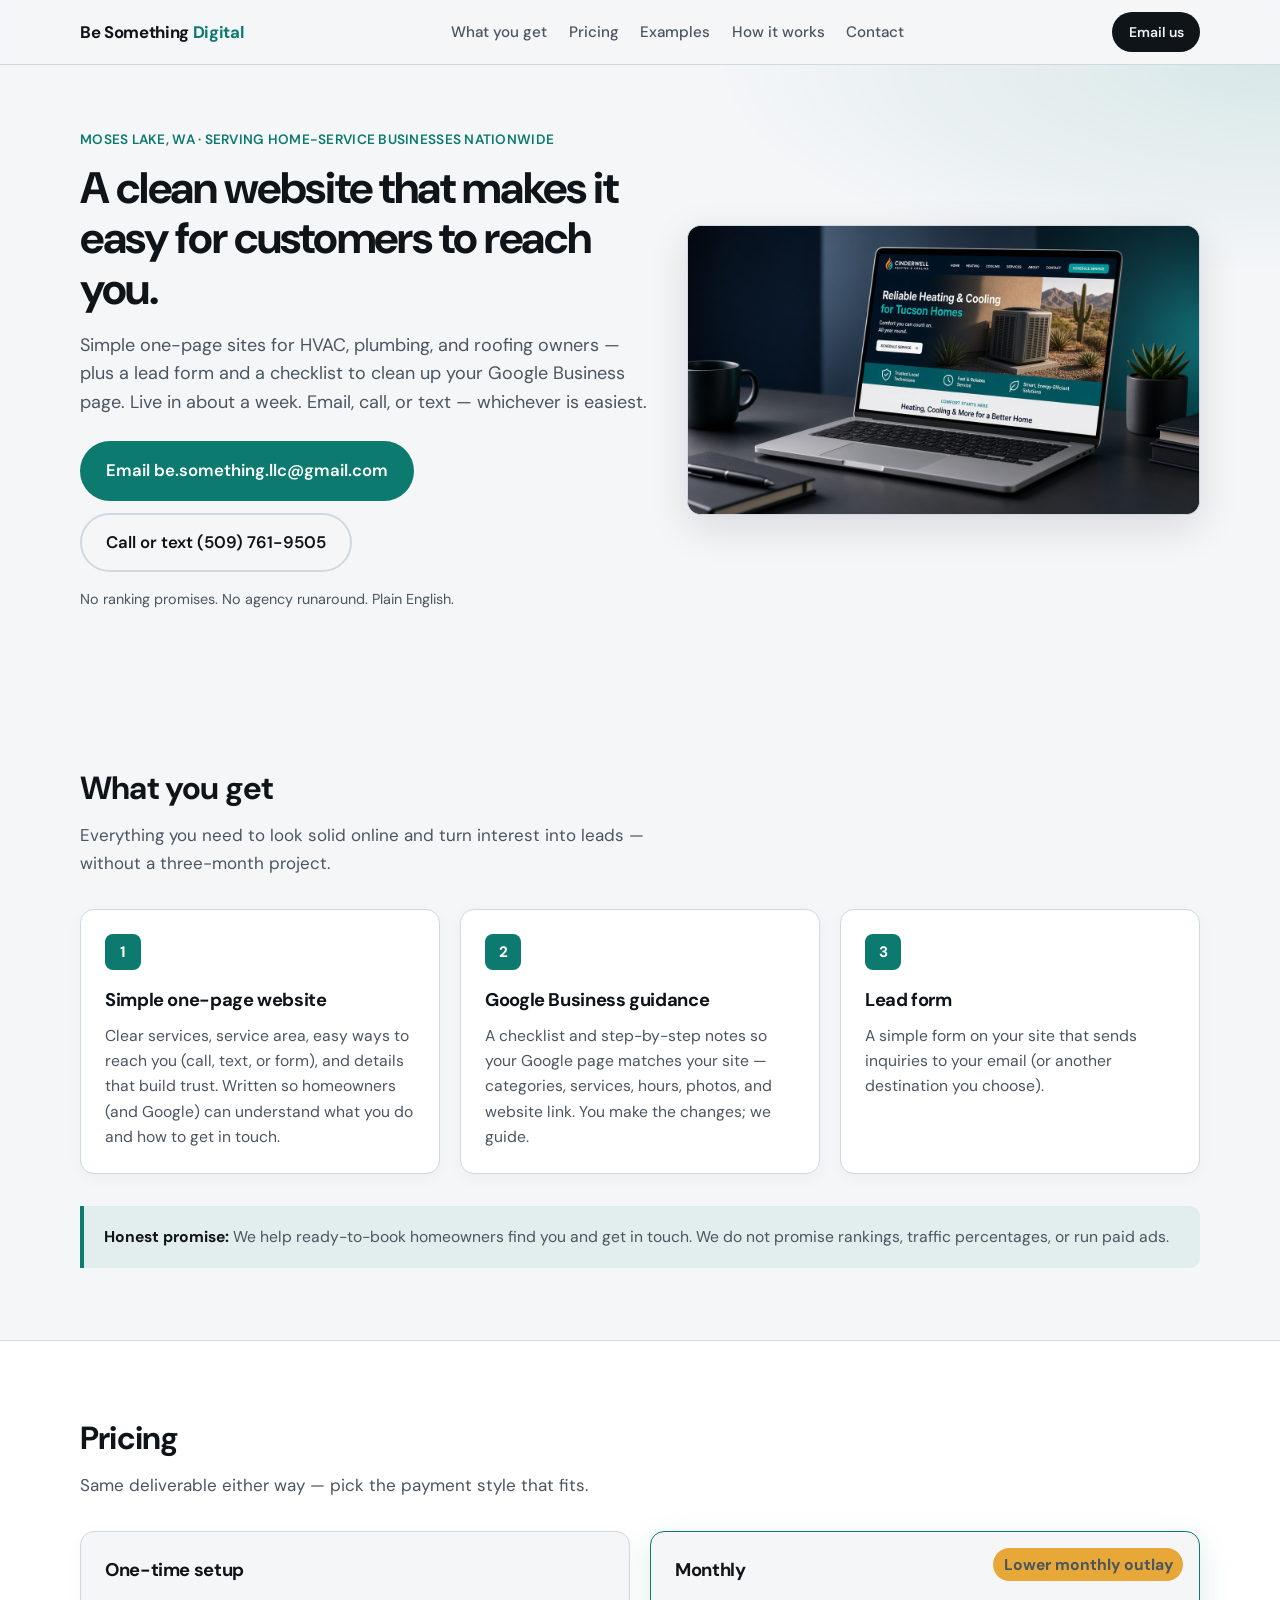
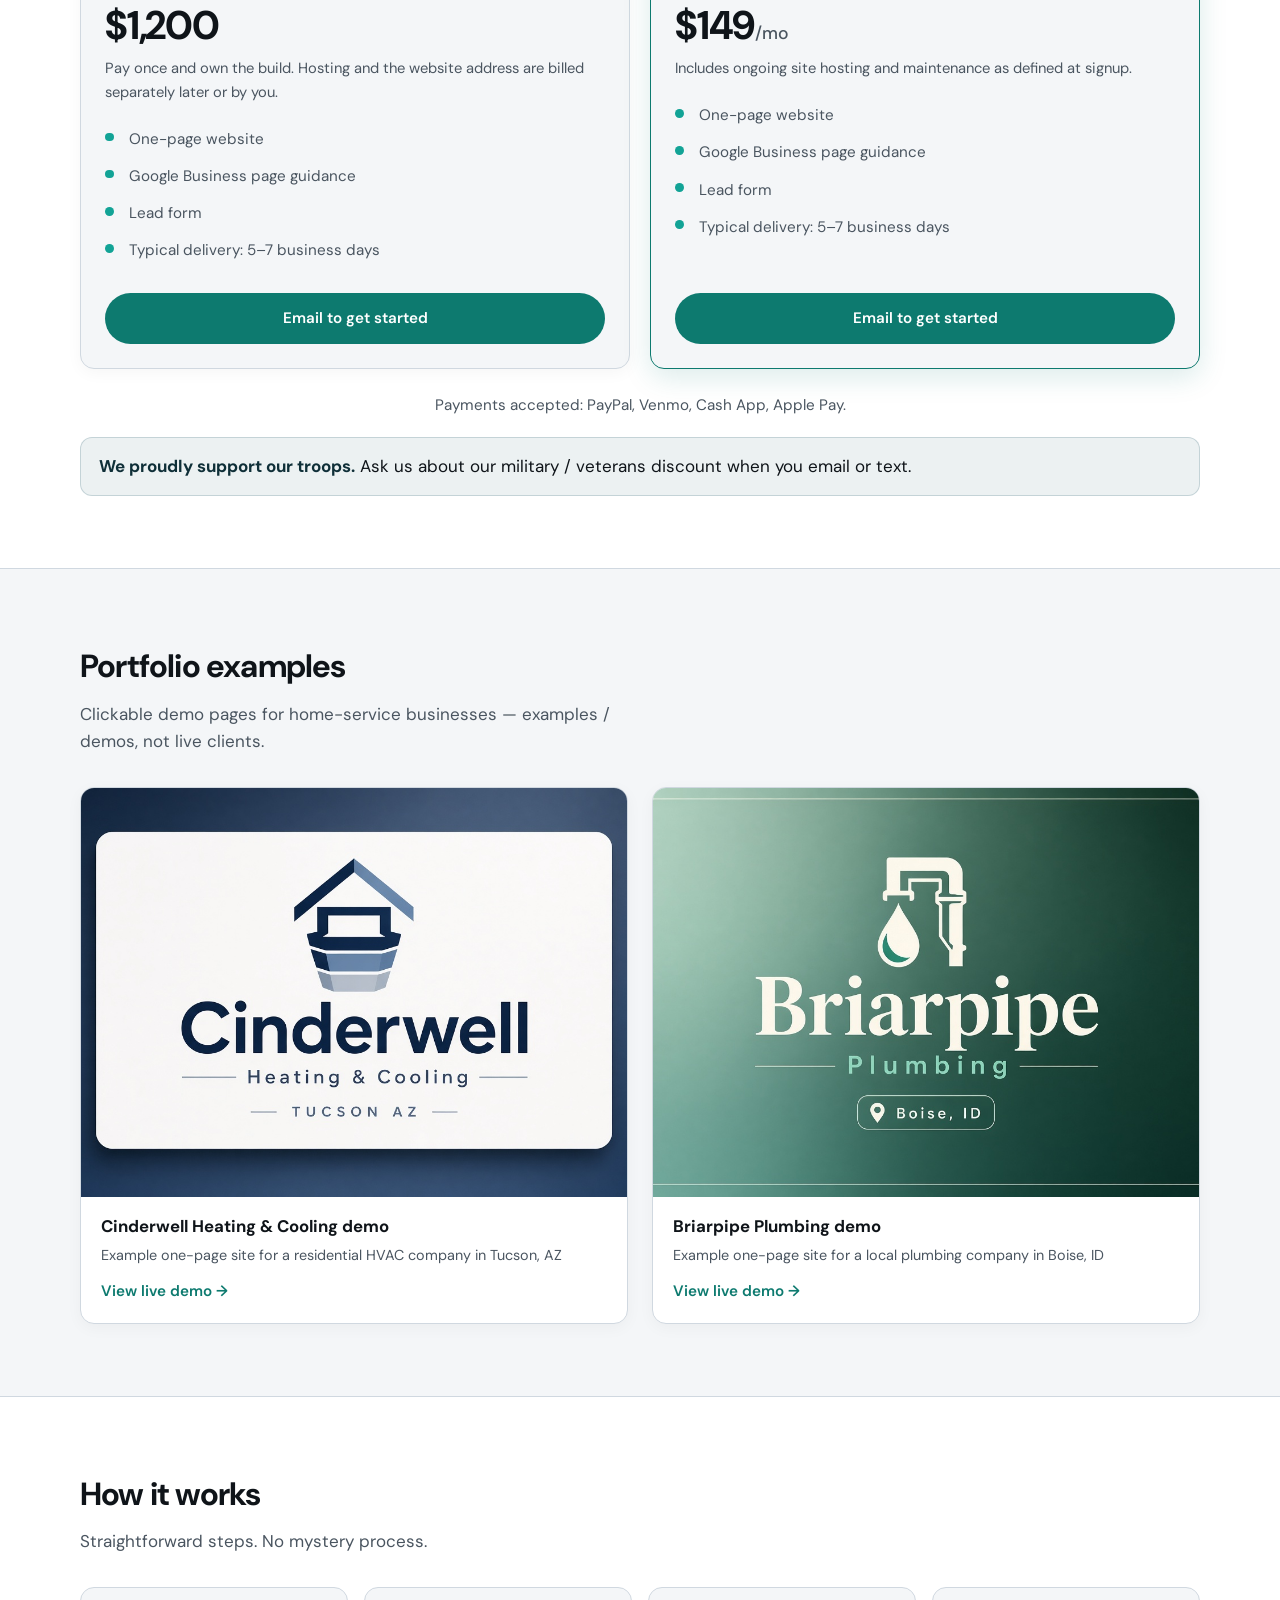
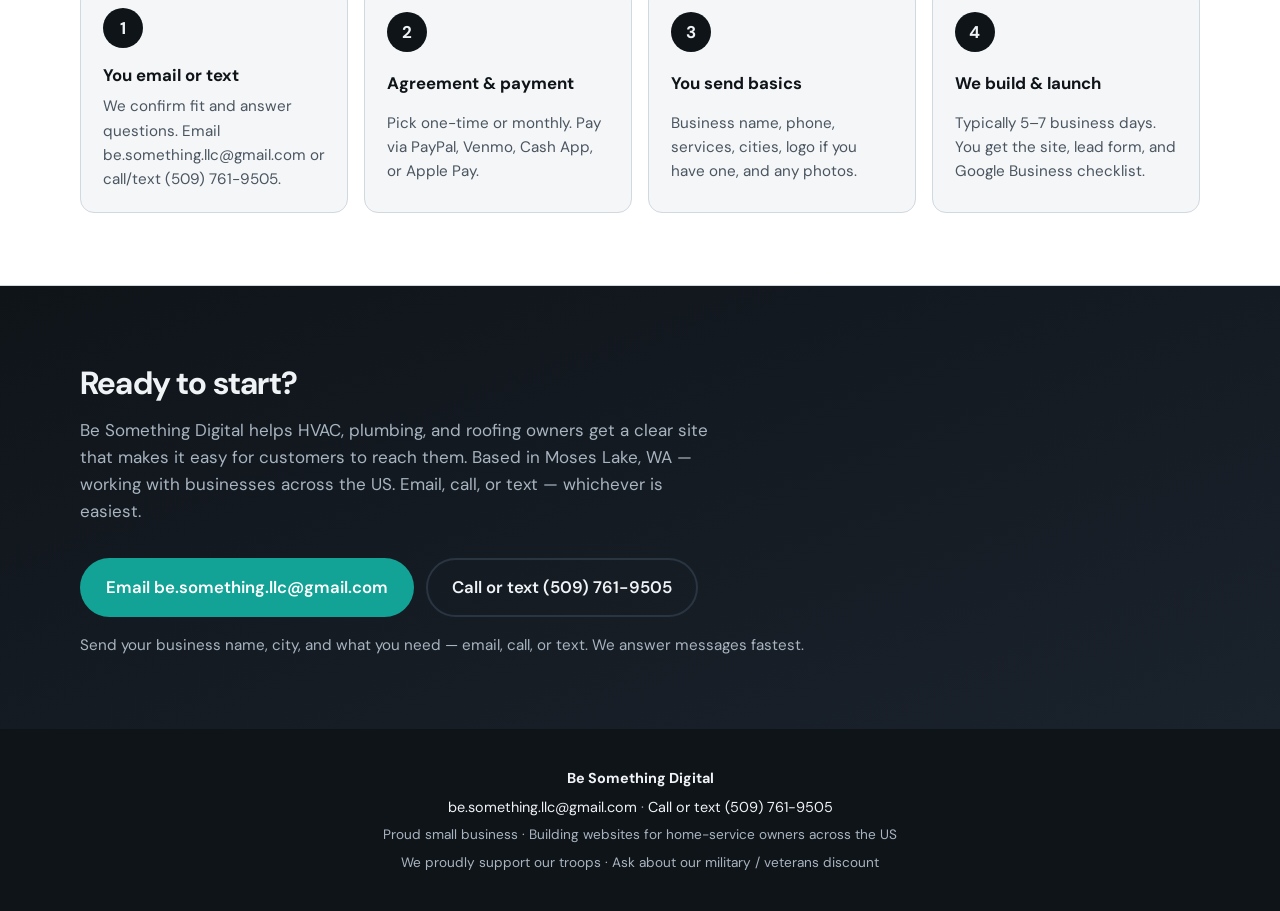
<file: index.html>
<!DOCTYPE html>
<html lang="en">
<head>
  <meta charset="UTF-8" />
  <meta name="viewport" content="width=device-width, initial-scale=1" />
  <meta http-equiv="Cache-Control" content="no-cache" />
  <meta name="description" content="Be Something Digital builds simple one-page websites for HVAC, plumbing, and roofing businesses. Email or text to get started. Live in about a week. $1,200 once or $149/mo." />
  <title>Be Something Digital — Simple websites that get you found</title>
  <link rel="stylesheet" href="styles.css?v=4" />
  <link rel="preconnect" href="https://fonts.googleapis.com" />
  <link rel="preconnect" href="https://fonts.gstatic.com" crossorigin />
  <link href="https://fonts.googleapis.com/css2?family=DM+Sans:ital,opsz,wght@0,9..40,400;0,9..40,500;0,9..40,600;0,9..40,700;1,9..40,400&display=swap" rel="stylesheet" />
</head>
<body>
  <a class="skip-link" href="#main">Skip to content</a>

  <header class="site-header">
    <div class="wrap header-inner">
      <a class="logo" href="#top">Be Something <span>Digital</span></a>
      <nav class="nav" aria-label="Primary">
        <a href="#what-you-get">What you get</a>
        <a href="#pricing">Pricing</a>
        <a href="#examples">Examples</a>
        <a href="#how-it-works">How it works</a>
        <a href="#contact">Contact</a>
      </nav>
      <a class="btn btn-sm btn-phone header-phone" href="mailto:be.something.llc@gmail.com">Email us</a>
      <button class="nav-toggle" type="button" aria-expanded="false" aria-controls="mobile-nav" aria-label="Open menu">
        <span></span><span></span><span></span>
      </button>
    </div>
    <nav id="mobile-nav" class="mobile-nav" hidden>
      <a href="#what-you-get">What you get</a>
      <a href="#pricing">Pricing</a>
      <a href="#examples">Examples</a>
      <a href="#how-it-works">How it works</a>
      <a href="#contact">Contact</a>
      <a class="btn btn-phone" href="mailto:be.something.llc@gmail.com">Email us</a>
      <a class="btn btn-phone" href="tel:+15097619505">Call or text (509) 761-9505</a>
    </nav>
  </header>

  <main id="main">
    <section id="top" class="hero">
      <div class="wrap hero-grid">
        <div class="hero-copy">
          <p class="eyebrow">Moses Lake, WA · serving home-service businesses nationwide</p>
          <h1>A clean website that makes it easy for customers to reach you.</h1>
          <p class="lede">
            Simple one-page sites for HVAC, plumbing, and roofing owners —
            plus a lead form and a checklist to clean up your Google Business page.
            Live in about a week. Email, call, or text — whichever is easiest.
          </p>
          <div class="hero-ctas">
            <a class="btn btn-primary btn-lg" href="mailto:be.something.llc@gmail.com?subject=Website%20help">Email be.something.llc@gmail.com</a>
            <a class="btn btn-ghost btn-lg" href="tel:+15097619505">Call or text (509) 761-9505</a>
          </div>
          <p class="hero-note">No ranking promises. No agency runaround. Plain English.</p>
        </div>
        <div class="hero-visual">
          <img
            src="assets/hero-cinderwell.png"
            alt="Example laptop mockup of a Cinderwell Heating &amp; Cooling website"
            width="800"
            height="520"
            loading="eager"
          />
        </div>
      </div>
    </section>

    <section id="what-you-get" class="section">
      <div class="wrap">
        <header class="section-head">
          <h2>What you get</h2>
          <p>Everything you need to look solid online and turn interest into leads — without a three-month project.</p>
        </header>
        <div class="cards three">
          <article class="card">
            <div class="card-icon" aria-hidden="true">1</div>
            <h3>Simple one-page website</h3>
            <p>
              Clear services, service area, easy ways to reach you (call, text, or form), and details that build trust.
              Written so homeowners (and Google) can understand what you do and how to get in touch.
            </p>
          </article>
          <article class="card">
            <div class="card-icon" aria-hidden="true">2</div>
            <h3>Google Business guidance</h3>
            <p>
              A checklist and step-by-step notes so your Google page matches your site —
              categories, services, hours, photos, and website link. You make the changes; we guide.
            </p>
          </article>
          <article class="card">
            <div class="card-icon" aria-hidden="true">3</div>
            <h3>Lead form</h3>
            <p>
              A simple form on your site that sends inquiries to your email
              (or another destination you choose).
            </p>
          </article>
        </div>
        <p class="honest-callout">
          <strong>Honest promise:</strong> We help ready-to-book homeowners find you and get in touch.
          We do not promise rankings, traffic percentages, or run paid ads.
        </p>
      </div>
    </section>

    <section id="pricing" class="section section-alt">
      <div class="wrap">
        <header class="section-head">
          <h2>Pricing</h2>
          <p>Same deliverable either way — pick the payment style that fits.</p>
        </header>
        <div class="cards two pricing-cards">
          <article class="card price-card">
            <h3>One-time setup</h3>
            <p class="price"><span class="amount">$1,200</span></p>
            <p class="price-note">Pay once and own the build. Hosting and the website address are billed separately later or by you.</p>
            <ul>
              <li>One-page website</li>
              <li>Google Business page guidance</li>
              <li>Lead form</li>
              <li>Typical delivery: 5–7 business days</li>
            </ul>
            <a class="btn btn-primary" href="mailto:be.something.llc@gmail.com?subject=One-time%20setup%20%241%2C200">Email to get started</a>
          </article>
          <article class="card price-card featured">
            <p class="badge">Lower monthly outlay</p>
            <h3>Monthly</h3>
            <p class="price"><span class="amount">$149</span><span class="per">/mo</span></p>
            <p class="price-note">Includes ongoing site hosting and maintenance as defined at signup.</p>
            <ul>
              <li>One-page website</li>
              <li>Google Business page guidance</li>
              <li>Lead form</li>
              <li>Typical delivery: 5–7 business days</li>
            </ul>
            <a class="btn btn-primary" href="mailto:be.something.llc@gmail.com?subject=Monthly%20plan%20%24149">Email to get started</a>
          </article>
        </div>
        <p class="payments">Payments accepted: PayPal, Venmo, Cash App, Apple Pay.</p>
        <p class="military-callout">
          <strong>We proudly support our troops.</strong>
          Ask us about our military / veterans discount when you email or text.
        </p>
      </div>
    </section>

    <section id="examples" class="section">
      <div class="wrap">
        <header class="section-head">
          <h2>Portfolio examples</h2>
          <p>Clickable demo pages for home-service businesses — examples / demos, not live clients.</p>
        </header>
        <div class="portfolio">
          <a class="portfolio-item portfolio-link" href="/demos/cinderwell/">
            <img
              src="assets/card-cinderwell.png"
              alt="Cinderwell Heating &amp; Cooling logo card"
              width="900"
              height="600"
              loading="lazy"
            />
            <div class="portfolio-caption">
              <strong>Cinderwell Heating &amp; Cooling demo</strong>
              <span>Example one-page site for a residential HVAC company in Tucson, AZ</span>
              <span class="portfolio-cta">View live demo →</span>
            </div>
          </a>
          <a class="portfolio-item portfolio-link" href="/demos/briarpipe/">
            <img
              src="assets/card-briarpipe.png"
              alt="Briarpipe Plumbing logo card"
              width="900"
              height="600"
              loading="lazy"
            />
            <div class="portfolio-caption">
              <strong>Briarpipe Plumbing demo</strong>
              <span>Example one-page site for a local plumbing company in Boise, ID</span>
              <span class="portfolio-cta">View live demo →</span>
            </div>
          </a>
        </div>
      </div>
    </section>

    <section id="how-it-works" class="section section-alt">
      <div class="wrap">
        <header class="section-head">
          <h2>How it works</h2>
          <p>Straightforward steps. No mystery process.</p>
        </header>
        <ol class="steps">
          <li>
            <strong>You email or text</strong>
            <span>We confirm fit and answer questions. Email be.something.llc@gmail.com or call/text (509) 761-9505.</span>
          </li>
          <li>
            <strong>Agreement &amp; payment</strong>
            <span>Pick one-time or monthly. Pay via PayPal, Venmo, Cash App, or Apple Pay.</span>
          </li>
          <li>
            <strong>You send basics</strong>
            <span>Business name, phone, services, cities, logo if you have one, and any photos.</span>
          </li>
          <li>
            <strong>We build &amp; launch</strong>
            <span>Typically 5–7 business days. You get the site, lead form, and Google Business checklist.</span>
          </li>
        </ol>
      </div>
    </section>

    <section id="contact" class="section contact">
      <div class="wrap contact-inner">
        <header class="section-head">
          <h2>Ready to start?</h2>
          <p>
            Be Something Digital helps HVAC, plumbing, and roofing owners get a clear site
            that makes it easy for customers to reach them. Based in Moses Lake, WA — working with businesses across the US.
            Email, call, or text — whichever is easiest.
          </p>
        </header>
        <div class="contact-actions">
          <a class="btn btn-primary btn-lg" href="mailto:be.something.llc@gmail.com?subject=Website%20help">Email be.something.llc@gmail.com</a>
          <a class="btn btn-ghost btn-lg" href="tel:+15097619505">Call or text (509) 761-9505</a>
        </div>
        <p class="contact-fine">
          Send your business name, city, and what you need — email, call, or text.
          We answer messages fastest.
        </p>
      </div>
    </section>
  </main>

  <footer class="site-footer">
    <div class="wrap footer-inner">
      <p><strong>Be Something Digital</strong></p>
      <p>
        <a href="mailto:be.something.llc@gmail.com">be.something.llc@gmail.com</a>
        ·
        <a href="tel:+15097619505">Call or text (509) 761-9505</a>
      </p>
      <p class="footer-meta">Proud small business · Building websites for home-service owners across the US</p>
      <p class="footer-meta">We proudly support our troops · Ask about our military / veterans discount</p>
    </div>
  </footer>

  <script src="main.js?v=2"></script>
</body>
</html>
</file>
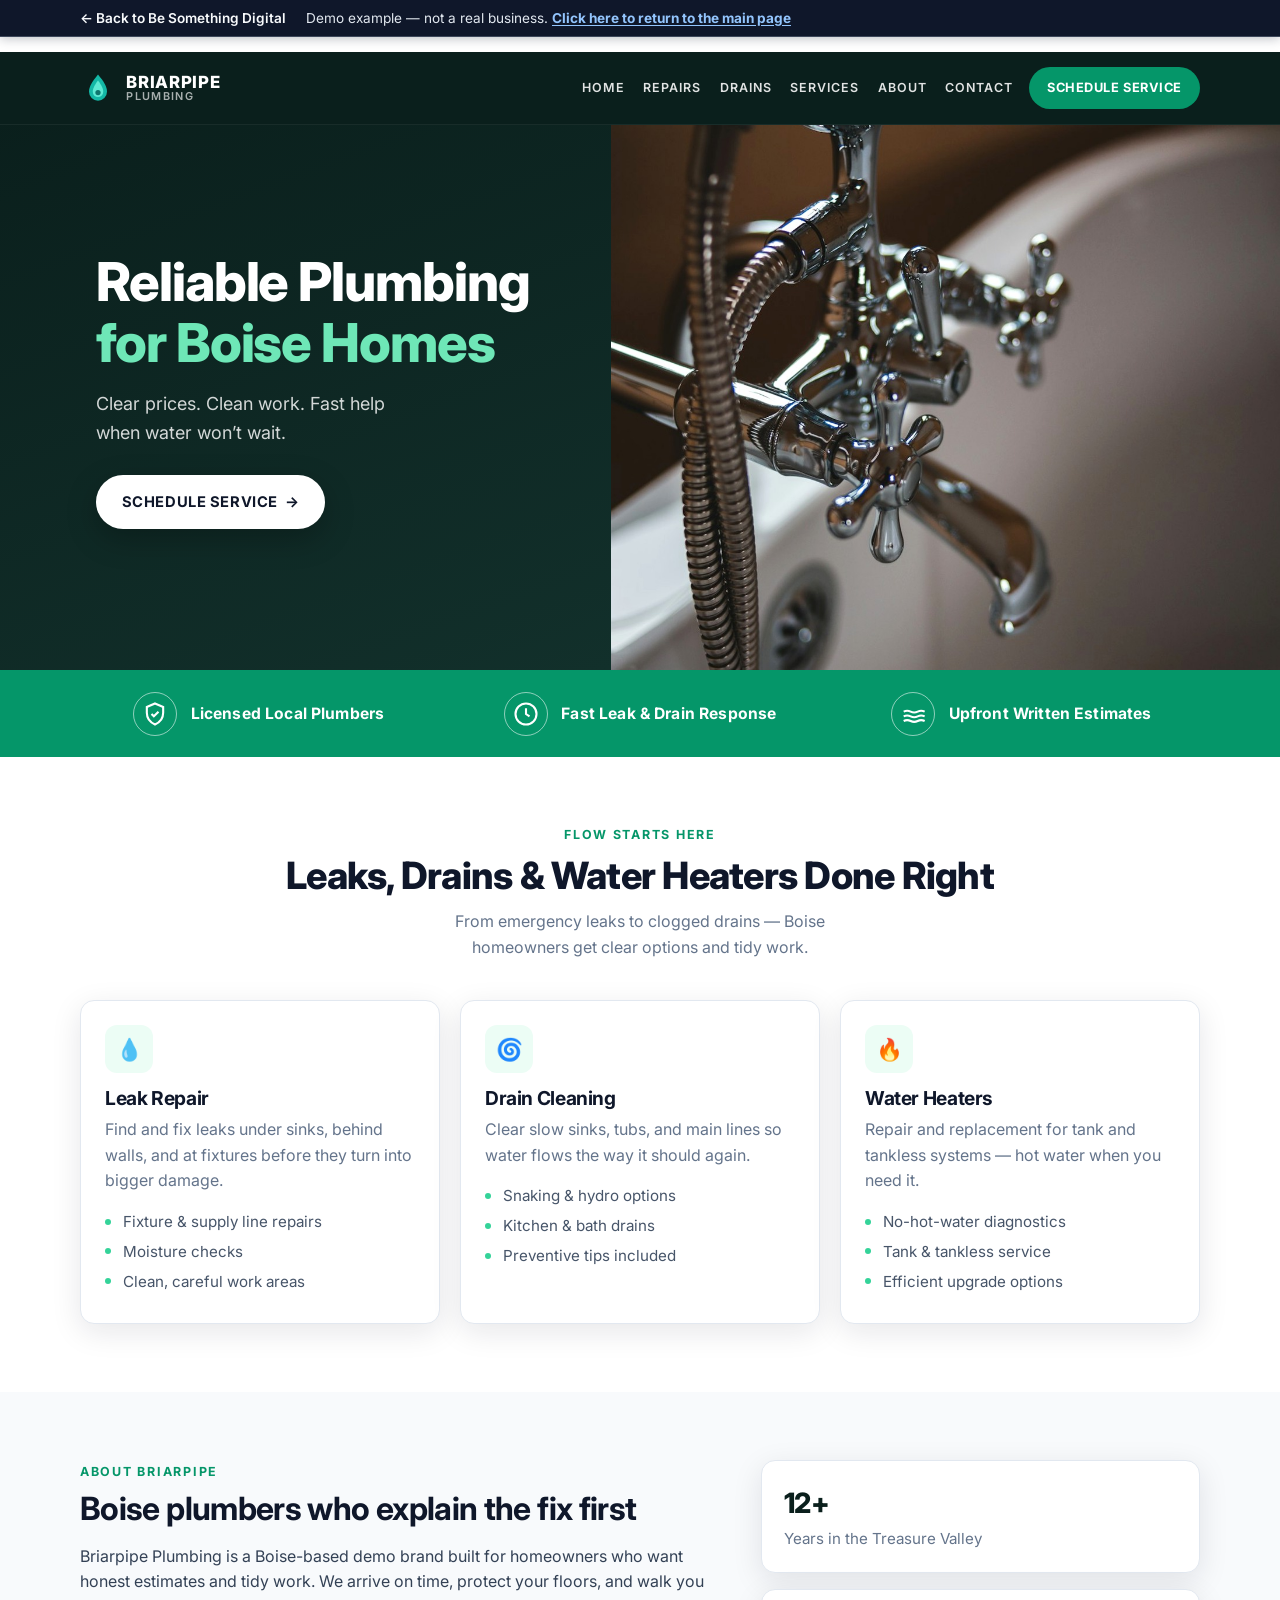
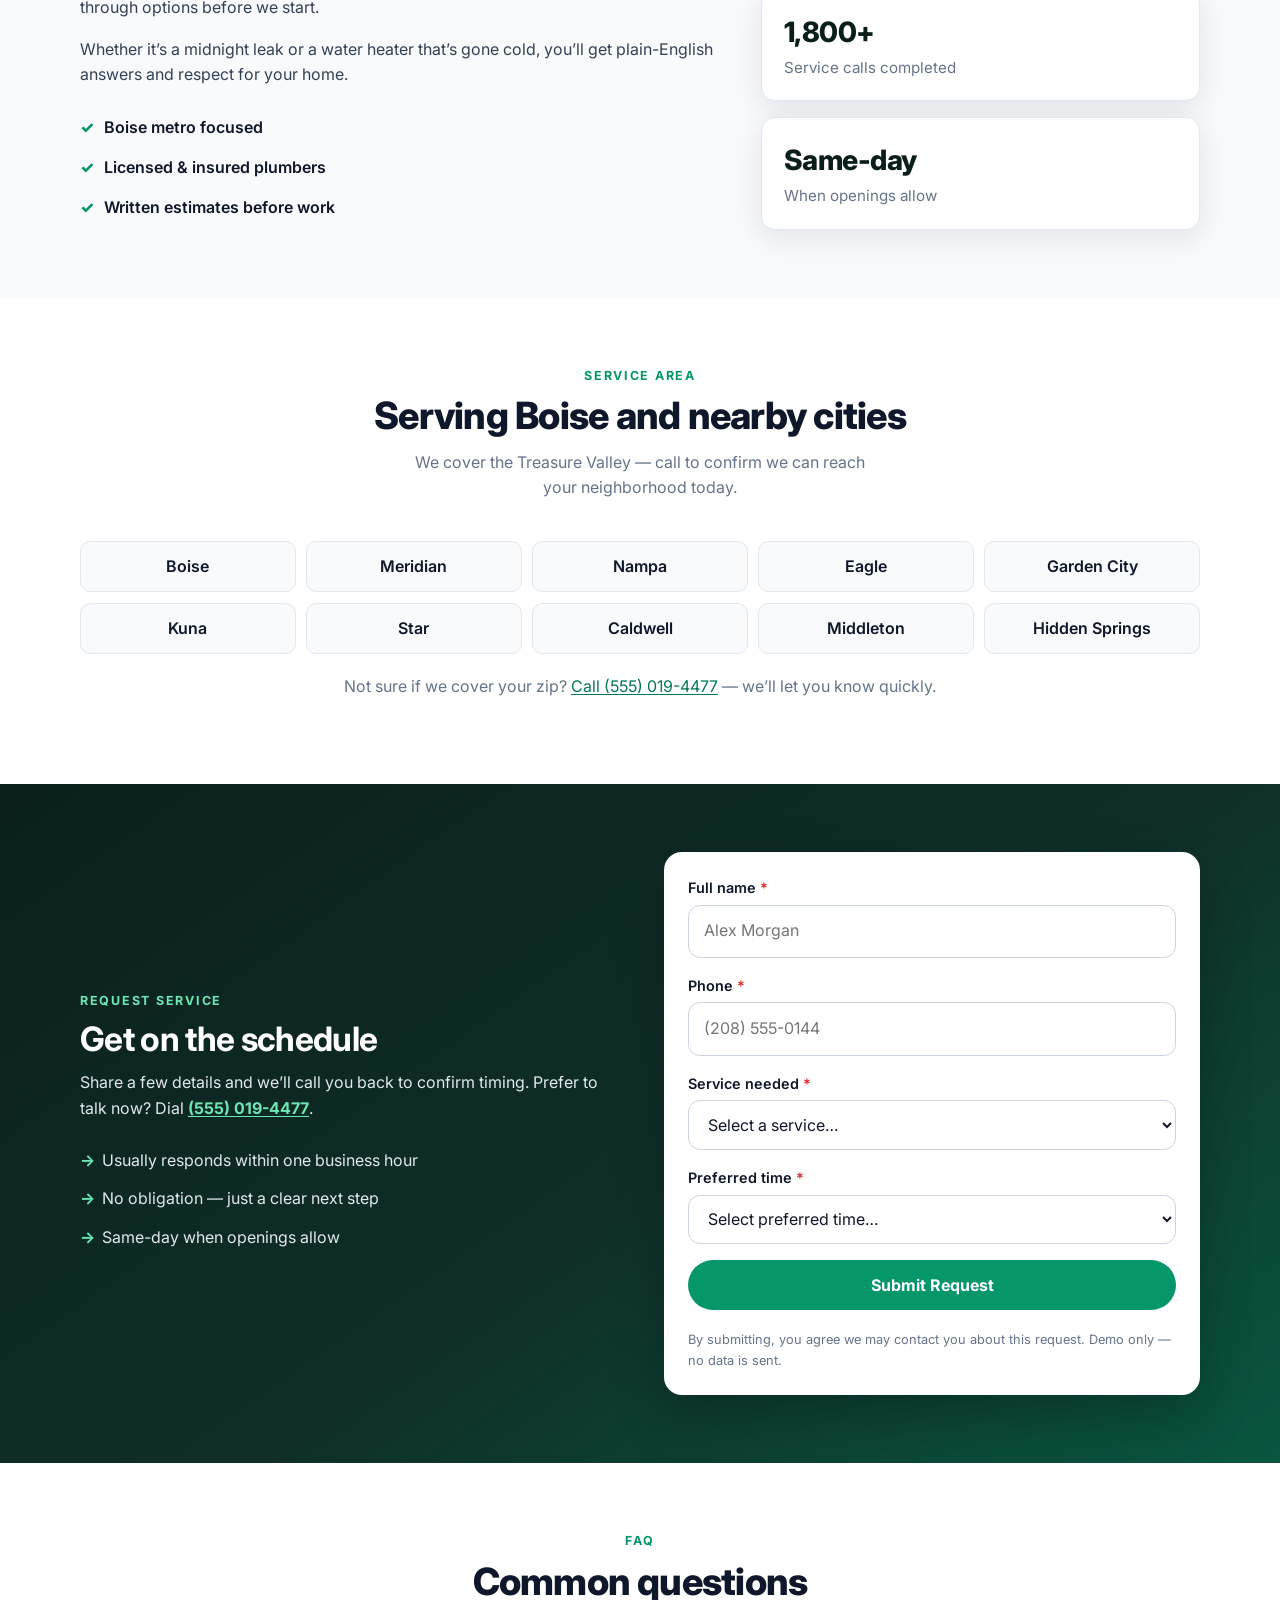
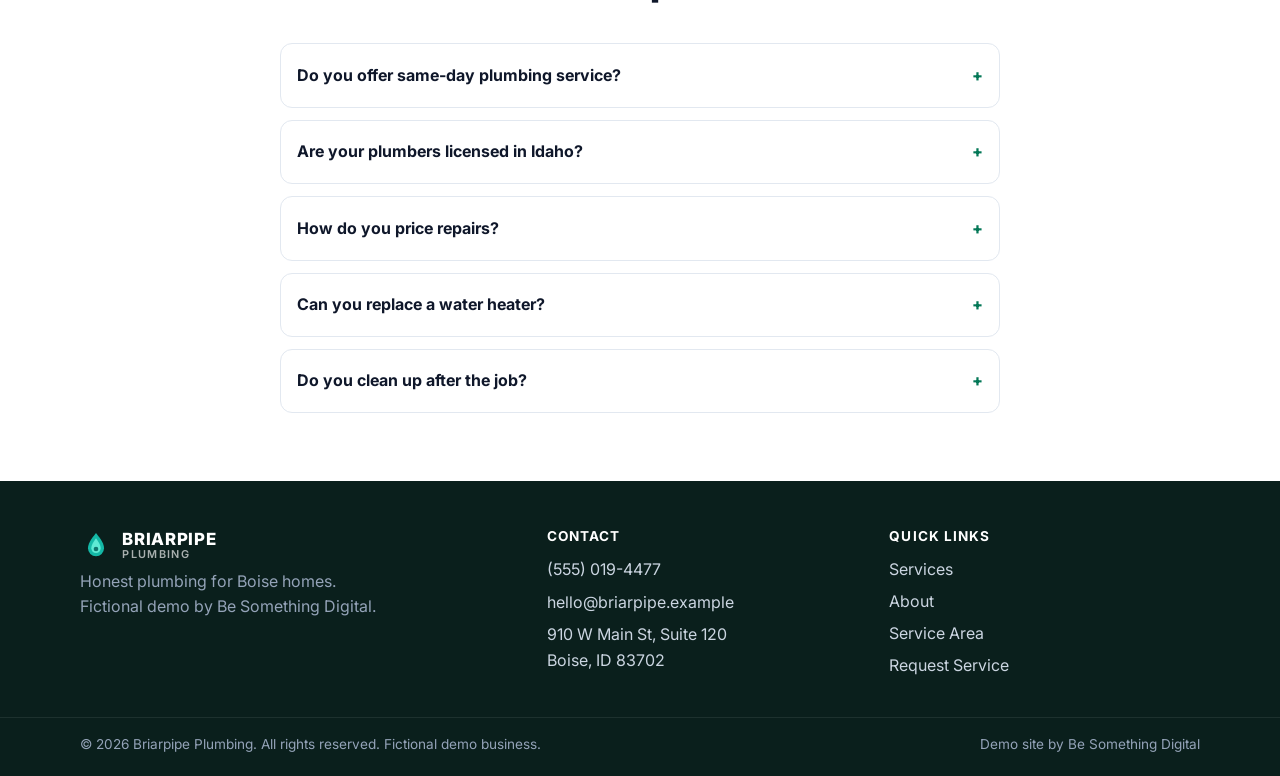
<file: demos/briarpipe/index.html>
<!DOCTYPE html>
<html lang="en">
<head>
  <meta charset="UTF-8">
  <meta name="viewport" content="width=device-width, initial-scale=1.0">
  <meta name="description" content="Briarpipe Plumbing — Boise plumbing for leaks, drains, and water heaters. Same-day service when available. Call (555) 019-4477. Demo example — not a real business.">
  <title>Briarpipe Plumbing | Boise Plumbing Repair &amp; Drain Cleaning</title>
  <link rel="stylesheet" href="styles.css">
  <link rel="preconnect" href="https://fonts.googleapis.com">
  <link rel="preconnect" href="https://fonts.gstatic.com" crossorigin>
  <link href="https://fonts.googleapis.com/css2?family=Inter:wght@400;500;600;700;800&display=swap" rel="stylesheet">
</head>
<body>
  <div class="demo-banner" role="note">
    <div class="demo-banner-inner">
      <a class="demo-back" href="/">&larr; Back to Be Something Digital</a>
      <p class="demo-banner-text">Demo example — not a real business. <a class="demo-home-link" href="/">Click here to return to the main page</a></p>
    </div>
  </div>

  <header class="site-header" id="header">
    <div class="container header-inner">
      <a href="#top" class="logo" aria-label="Briarpipe Plumbing home">
        <img class="logo-mark" src="assets/logo.svg" width="36" height="36" alt="" aria-hidden="true">
        <span class="logo-text">
          <span class="logo-name">Briarpipe</span>
          <span class="logo-sub">Plumbing</span>
        </span>
      </a>
      <nav class="nav-desktop" aria-label="Primary">
        <a href="#top">Home</a>
        <a href="#services">Repairs</a>
        <a href="#services">Drains</a>
        <a href="#services">Services</a>
        <a href="#about">About</a>
        <a href="#contact">Contact</a>
      </nav>
      <a href="#contact" class="btn btn-header">Schedule Service</a>
      <button type="button" class="menu-toggle" id="menuToggle" aria-label="Open menu" aria-expanded="false" aria-controls="mobileNav">
        <span></span><span></span><span></span>
      </button>
    </div>
    <nav class="nav-mobile" id="mobileNav" hidden aria-label="Mobile">
      <a href="#services">Services</a>
      <a href="#about">About</a>
      <a href="#areas">Service Area</a>
      <a href="#faq">FAQ</a>
      <a href="#contact">Schedule Service</a>
      <a href="tel:+15550194477" class="btn btn-primary btn-block">Call (555) 019-4477</a>
    </nav>
  </header>

  <main id="top">
    <section class="hero">
      <div class="hero-split">
        <div class="hero-copy">
          <h1>Reliable Plumbing <span class="accent">for Boise Homes</span></h1>
          <p class="hero-lead">Clear prices. Clean work. Fast help when water won’t wait.</p>
          <div class="hero-actions">
            <a href="#contact" class="btn btn-hero">Schedule Service <span aria-hidden="true">&rarr;</span></a>
          </div>
        </div>
        <div class="hero-media">
          <img src="assets/hero.jpg" alt="Polished chrome bathtub faucet in a clean modern bathroom" width="1200" height="960" fetchpriority="high">
        </div>
      </div>
    </section>

    <section class="features-bar" aria-label="Why choose us">
      <div class="container features-grid">
        <div class="feature-item">
          <span class="feature-icon" aria-hidden="true">
            <svg width="28" height="28" viewBox="0 0 24 24" fill="none" stroke="currentColor" stroke-width="1.8"><path d="M12 3l7 3v5c0 5-3.5 8.5-7 10-3.5-1.5-7-5-7-10V6l7-3z"/><path d="M9 12l2 2 4-4"/></svg>
          </span>
          <span class="feature-label">Licensed Local Plumbers</span>
        </div>
        <div class="feature-item">
          <span class="feature-icon" aria-hidden="true">
            <svg width="28" height="28" viewBox="0 0 24 24" fill="none" stroke="currentColor" stroke-width="1.8"><circle cx="12" cy="12" r="9"/><path d="M12 7v5l3 2"/></svg>
          </span>
          <span class="feature-label">Fast Leak &amp; Drain Response</span>
        </div>
        <div class="feature-item">
          <span class="feature-icon" aria-hidden="true">
            <svg width="28" height="28" viewBox="0 0 24 24" fill="none" stroke="currentColor" stroke-width="1.8"><path d="M4 14c2-1 4-1 6 0s4 1 6 0 4-1 6 0"/><path d="M4 10c2-1 4-1 6 0s4 1 6 0 4-1 6 0"/><path d="M4 18c2-1 4-1 6 0s4 1 6 0 4-1 6 0"/></svg>
          </span>
          <span class="feature-label">Upfront Written Estimates</span>
        </div>
      </div>
    </section>

    <section class="section" id="services">
      <div class="container">
        <header class="section-head">
          <p class="eyebrow">Flow Starts Here</p>
          <h2>Leaks, Drains &amp; Water Heaters Done Right</h2>
          <p class="section-lead">From emergency leaks to clogged drains — Boise homeowners get clear options and tidy work.</p>
        </header>
        <div class="cards">
          <article class="card">
            <div class="card-icon" aria-hidden="true">💧</div>
            <h3>Leak Repair</h3>
            <p>Find and fix leaks under sinks, behind walls, and at fixtures before they turn into bigger damage.</p>
            <ul class="card-list">
              <li>Fixture &amp; supply line repairs</li>
              <li>Moisture checks</li>
              <li>Clean, careful work areas</li>
            </ul>
          </article>
          <article class="card">
            <div class="card-icon" aria-hidden="true">🌀</div>
            <h3>Drain Cleaning</h3>
            <p>Clear slow sinks, tubs, and main lines so water flows the way it should again.</p>
            <ul class="card-list">
              <li>Snaking &amp; hydro options</li>
              <li>Kitchen &amp; bath drains</li>
              <li>Preventive tips included</li>
            </ul>
          </article>
          <article class="card">
            <div class="card-icon" aria-hidden="true">🔥</div>
            <h3>Water Heaters</h3>
            <p>Repair and replacement for tank and tankless systems — hot water when you need it.</p>
            <ul class="card-list">
              <li>No-hot-water diagnostics</li>
              <li>Tank &amp; tankless service</li>
              <li>Efficient upgrade options</li>
            </ul>
          </article>
        </div>
      </div>
    </section>

    <section class="section section-alt" id="about">
      <div class="container about-grid">
        <div class="about-copy">
          <p class="eyebrow">About Briarpipe</p>
          <h2>Boise plumbers who explain the fix first</h2>
          <p>Briarpipe Plumbing is a Boise-based demo brand built for homeowners who want honest estimates and tidy work. We arrive on time, protect your floors, and walk you through options before we start.</p>
          <p>Whether it’s a midnight leak or a water heater that’s gone cold, you’ll get plain-English answers and respect for your home.</p>
          <ul class="about-points">
            <li>Boise metro focused</li>
            <li>Licensed &amp; insured plumbers</li>
            <li>Written estimates before work</li>
          </ul>
        </div>
        <div class="about-stats" aria-label="Company highlights">
          <div class="stat">
            <span class="stat-num">12+</span>
            <span class="stat-label">Years in the Treasure Valley</span>
          </div>
          <div class="stat">
            <span class="stat-num">1,800+</span>
            <span class="stat-label">Service calls completed</span>
          </div>
          <div class="stat">
            <span class="stat-num">Same-day</span>
            <span class="stat-label">When openings allow</span>
          </div>
        </div>
      </div>
    </section>

    <section class="section" id="areas">
      <div class="container">
        <header class="section-head">
          <p class="eyebrow">Service Area</p>
          <h2>Serving Boise and nearby cities</h2>
          <p class="section-lead">We cover the Treasure Valley — call to confirm we can reach your neighborhood today.</p>
        </header>
        <ul class="area-list">
          <li>Boise</li>
          <li>Meridian</li>
          <li>Nampa</li>
          <li>Eagle</li>
          <li>Garden City</li>
          <li>Kuna</li>
          <li>Star</li>
          <li>Caldwell</li>
          <li>Middleton</li>
          <li>Hidden Springs</li>
        </ul>
        <p class="area-note">Not sure if we cover your zip? <a href="tel:+15550194477">Call (555) 019-4477</a> — we’ll let you know quickly.</p>
      </div>
    </section>

    <section class="section section-cta" id="contact">
      <div class="container contact-grid">
        <div class="contact-copy">
          <p class="eyebrow eyebrow-light">Request Service</p>
          <h2>Get on the schedule</h2>
          <p>Share a few details and we’ll call you back to confirm timing. Prefer to talk now? Dial <a href="tel:+15550194477" class="link-light">(555) 019-4477</a>.</p>
          <ul class="contact-perks">
            <li>Usually responds within one business hour</li>
            <li>No obligation — just a clear next step</li>
            <li>Same-day when openings allow</li>
          </ul>
        </div>
        <div class="form-wrap">
          <form id="leadForm" class="lead-form" novalidate>
            <div class="form-field">
              <label for="name">Full name <span class="req">*</span></label>
              <input type="text" id="name" name="name" autocomplete="name" required placeholder="Alex Morgan" aria-describedby="nameError">
              <p class="field-error" id="nameError" role="alert" hidden></p>
            </div>
            <div class="form-field">
              <label for="phone">Phone <span class="req">*</span></label>
              <input type="tel" id="phone" name="phone" autocomplete="tel" required placeholder="(208) 555-0144" aria-describedby="phoneError">
              <p class="field-error" id="phoneError" role="alert" hidden></p>
            </div>
            <div class="form-field">
              <label for="service">Service needed <span class="req">*</span></label>
              <select id="service" name="service" required aria-describedby="serviceError">
                <option value="">Select a service…</option>
                <option value="leak">Leak Repair</option>
                <option value="drain">Drain Cleaning</option>
                <option value="water-heater">Water Heater</option>
                <option value="other">Other / Not sure</option>
              </select>
              <p class="field-error" id="serviceError" role="alert" hidden></p>
            </div>
            <div class="form-field">
              <label for="time">Preferred time <span class="req">*</span></label>
              <select id="time" name="time" required aria-describedby="timeError">
                <option value="">Select preferred time…</option>
                <option value="morning">Morning (8am–12pm)</option>
                <option value="afternoon">Afternoon (12pm–5pm)</option>
                <option value="evening">Evening (5pm–7pm)</option>
                <option value="asap">As soon as possible</option>
              </select>
              <p class="field-error" id="timeError" role="alert" hidden></p>
            </div>
            <button type="submit" class="btn btn-primary btn-lg btn-block">Submit Request</button>
            <p class="form-fineprint">By submitting, you agree we may contact you about this request. Demo only — no data is sent.</p>
          </form>
          <div id="formSuccess" class="form-success" hidden>
            <div class="success-icon" aria-hidden="true">✓</div>
            <h3>Request received</h3>
            <p>Thanks! In a live site we’d call you shortly to confirm. For this demo, nothing was transmitted.</p>
            <button type="button" class="btn btn-secondary" id="resetForm">Submit another request</button>
          </div>
        </div>
      </div>
    </section>

    <section class="section" id="faq">
      <div class="container narrow">
        <header class="section-head">
          <p class="eyebrow">FAQ</p>
          <h2>Common questions</h2>
        </header>
        <div class="faq-list">
          <details class="faq-item">
            <summary>Do you offer same-day plumbing service?</summary>
            <p>Yes — when schedule openings allow. Call early for the best chance of a same-day visit, especially for active leaks.</p>
          </details>
          <details class="faq-item">
            <summary>Are your plumbers licensed in Idaho?</summary>
            <p>This is a fictional demo. A real plumbing company would list its Idaho plumbing license and insurance details here.</p>
          </details>
          <details class="faq-item">
            <summary>How do you price repairs?</summary>
            <p>We diagnose first, explain options, and give a written estimate before paid work begins.</p>
          </details>
          <details class="faq-item">
            <summary>Can you replace a water heater?</summary>
            <p>Yes — tank and tankless options. We’ll help you compare cost, efficiency, and timeline.</p>
          </details>
          <details class="faq-item">
            <summary>Do you clean up after the job?</summary>
            <p>Yes. We protect floors, haul old parts when needed, and leave the work area tidy.</p>
          </details>
        </div>
      </div>
    </section>
  </main>

  <footer class="site-footer">
    <div class="container footer-grid">
      <div class="footer-brand">
        <a href="#top" class="logo logo-footer">
          <img class="logo-mark" src="assets/logo.svg" width="32" height="32" alt="" aria-hidden="true">
          <span class="logo-text">
            <span class="logo-name">Briarpipe</span>
            <span class="logo-sub">Plumbing</span>
          </span>
        </a>
        <p>Honest plumbing for Boise homes. Fictional demo by Be Something Digital.</p>
      </div>
      <div class="footer-nap">
        <h3 class="footer-heading">Contact</h3>
        <address>
          <p><a href="tel:+15550194477">(555) 019-4477</a></p>
          <p><a href="mailto:hello@briarpipe.example">hello@briarpipe.example</a></p>
          <p>910 W Main St, Suite 120<br>Boise, ID 83702</p>
        </address>
      </div>
      <div class="footer-links">
        <h3 class="footer-heading">Quick links</h3>
        <ul>
          <li><a href="#services">Services</a></li>
          <li><a href="#about">About</a></li>
          <li><a href="#areas">Service Area</a></li>
          <li><a href="#contact">Request Service</a></li>
        </ul>
      </div>
    </div>
    <div class="footer-bottom">
      <div class="container footer-bottom-inner">
        <p class="copyright">© <span id="year"></span> Briarpipe Plumbing. All rights reserved. Fictional demo business.</p>
        <p class="demo-badge">Demo site by Be Something Digital</p>
      </div>
    </div>
  </footer>

  <script src="main.js"></script>
</body>
</html>
</file>
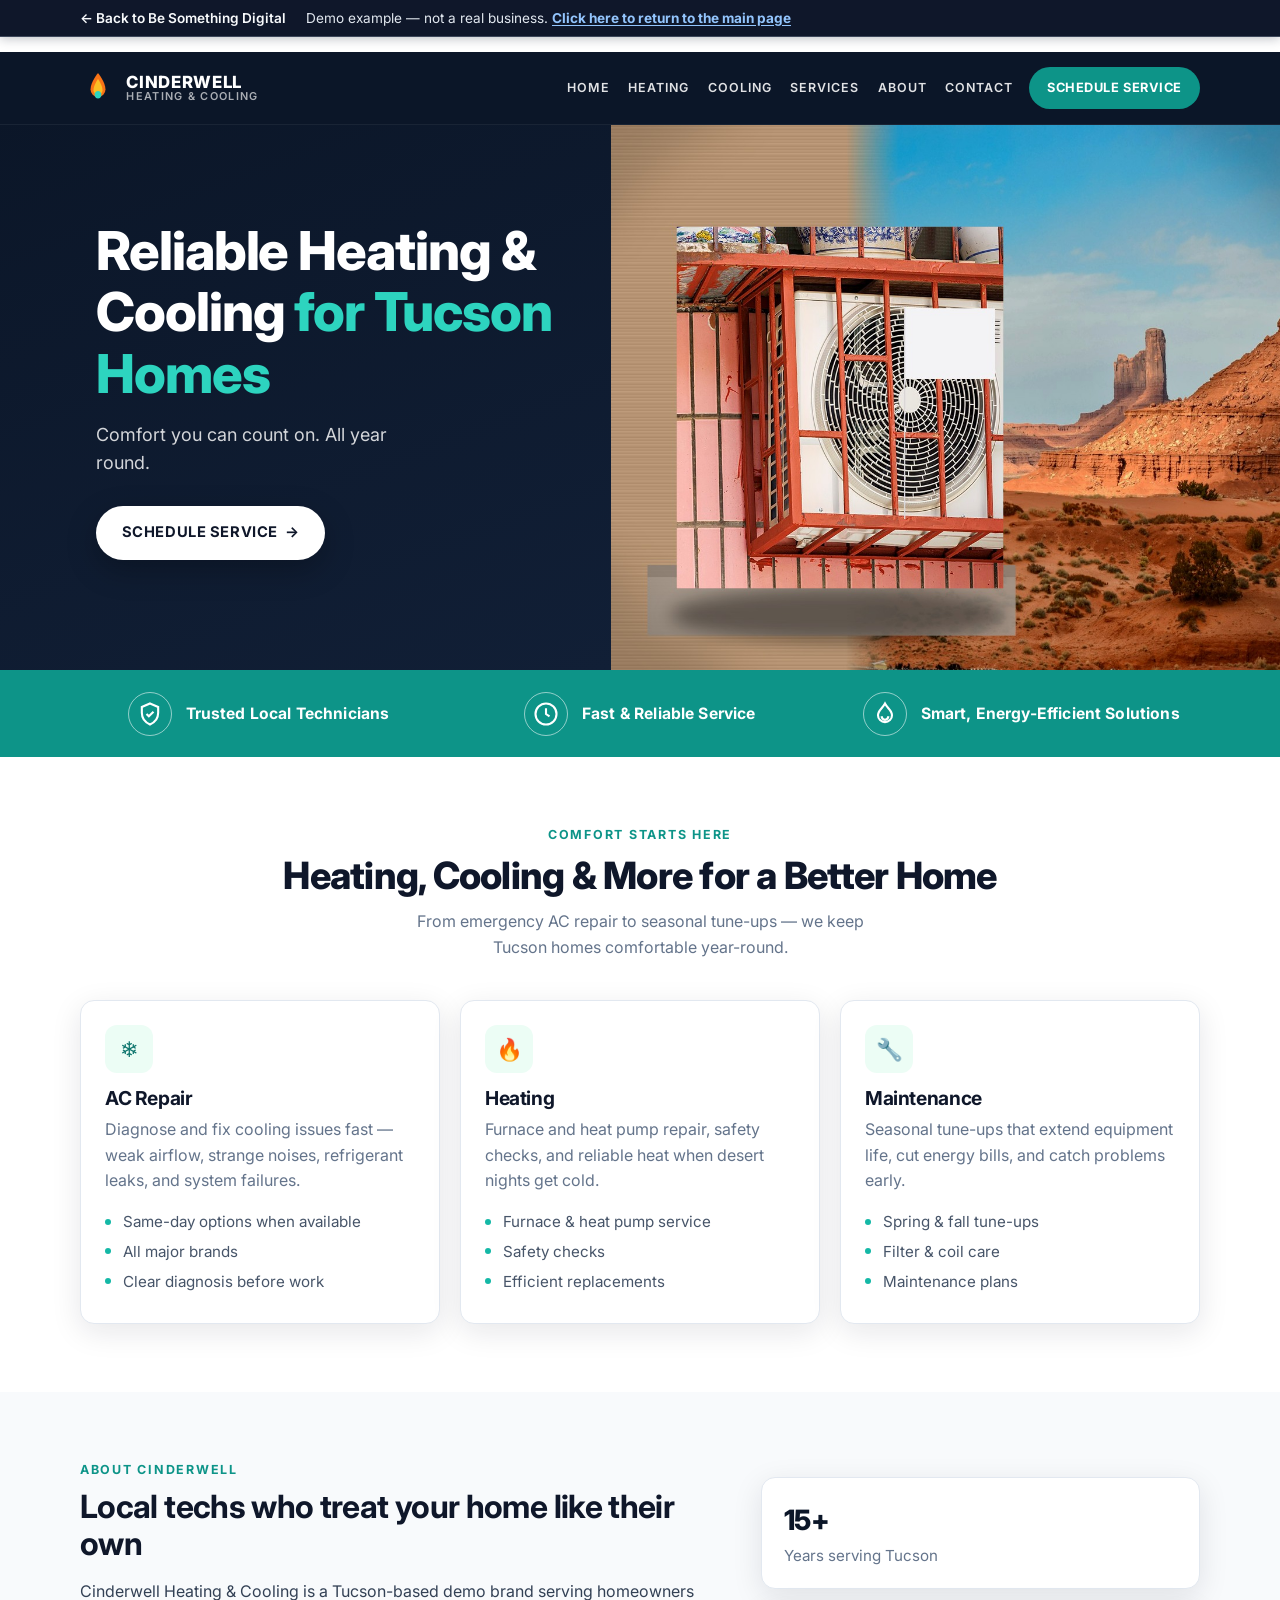
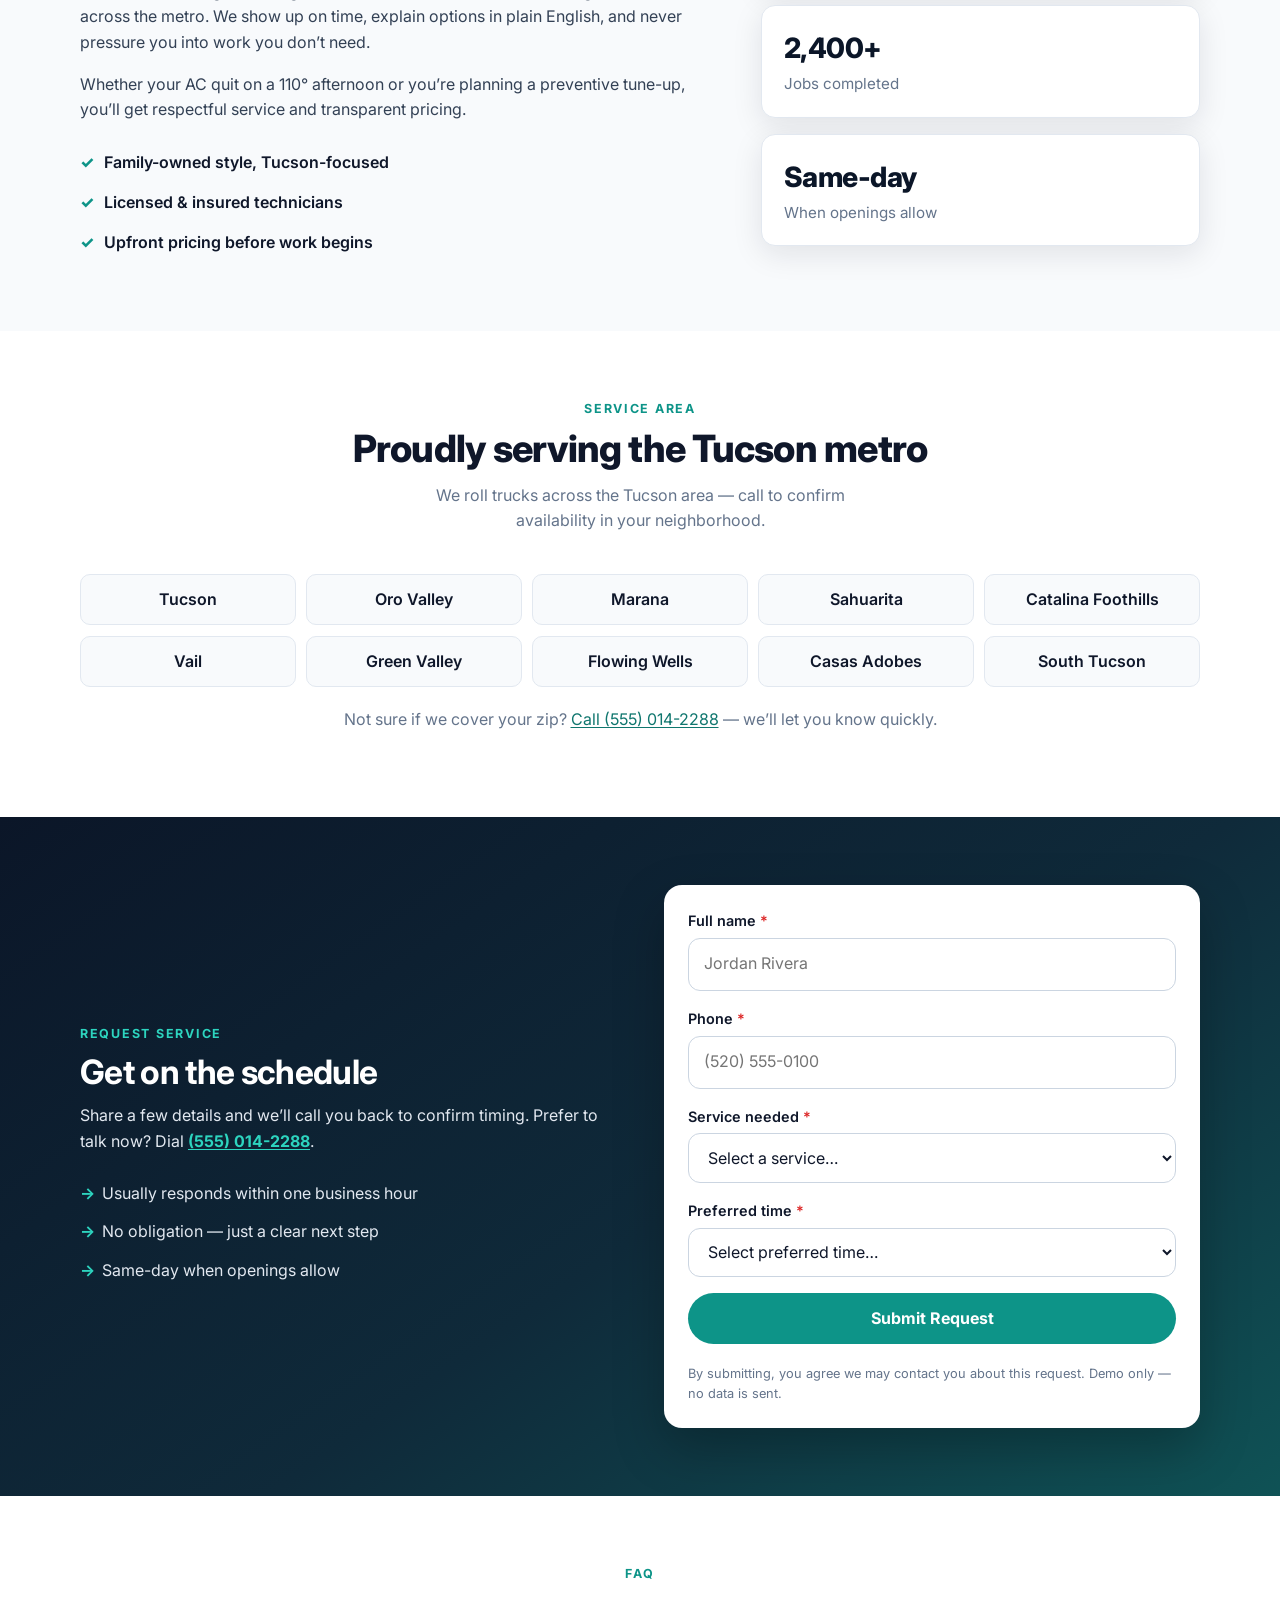
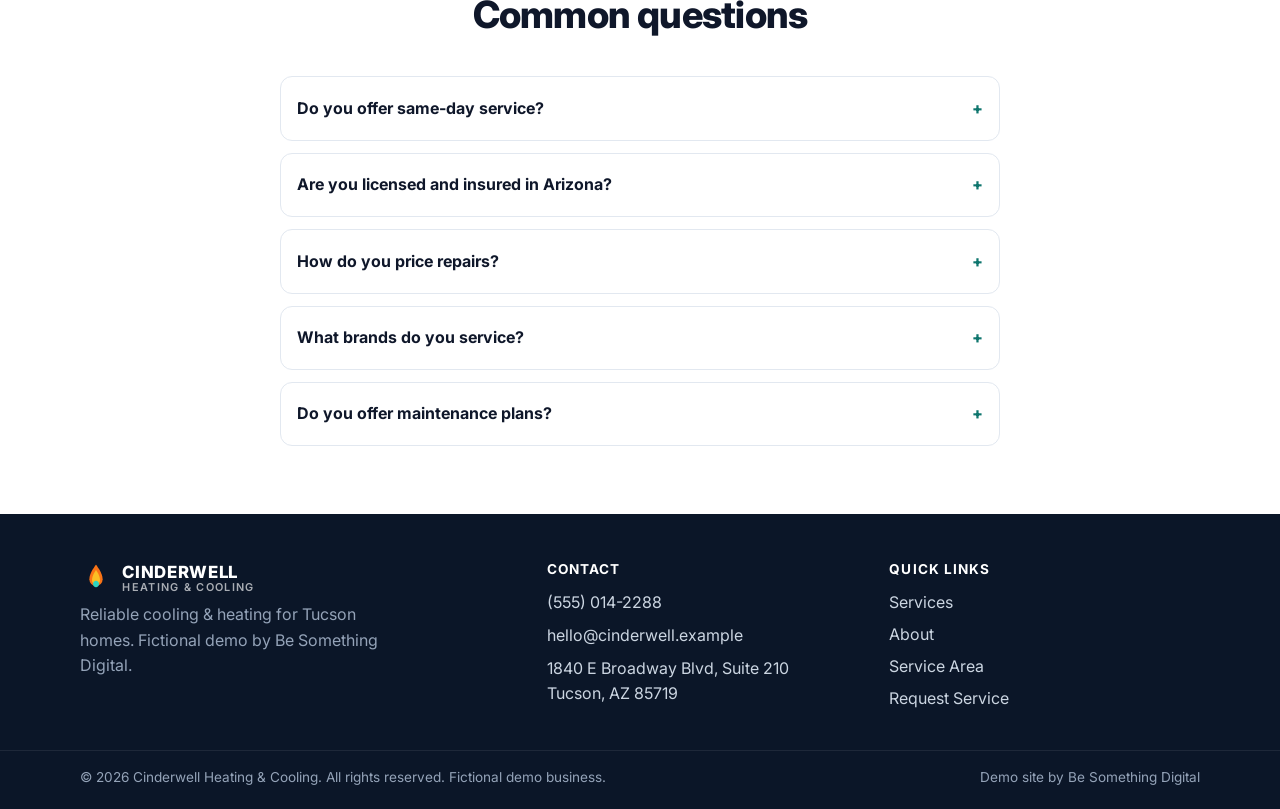
<file: demos/cinderwell/index.html>
<!DOCTYPE html>
<html lang="en">
<head>
  <meta charset="UTF-8">
  <meta name="viewport" content="width=device-width, initial-scale=1.0">
  <meta name="description" content="Cinderwell Heating &amp; Cooling — Tucson AC repair, heating, and maintenance. Same-day service. Call (555) 014-2288. Demo example — not a real business.">
  <title>Cinderwell Heating &amp; Cooling | Tucson AC Repair &amp; Heating</title>
  <link rel="stylesheet" href="styles.css">
  <link rel="preconnect" href="https://fonts.googleapis.com">
  <link rel="preconnect" href="https://fonts.gstatic.com" crossorigin>
  <link href="https://fonts.googleapis.com/css2?family=Inter:wght@400;500;600;700;800&display=swap" rel="stylesheet">
</head>
<body>
  <div class="demo-banner" role="note">
    <div class="demo-banner-inner">
      <a class="demo-back" href="/">&larr; Back to Be Something Digital</a>
      <p class="demo-banner-text">Demo example — not a real business. <a class="demo-home-link" href="/">Click here to return to the main page</a></p>
    </div>
  </div>

  <header class="site-header" id="header">
    <div class="container header-inner">
      <a href="#top" class="logo" aria-label="Cinderwell Heating &amp; Cooling home">
        <img class="logo-mark" src="assets/logo.svg" width="36" height="36" alt="" aria-hidden="true">
        <span class="logo-text">
          <span class="logo-name">Cinderwell</span>
          <span class="logo-sub">Heating &amp; Cooling</span>
        </span>
      </a>
      <nav class="nav-desktop" aria-label="Primary">
        <a href="#top">Home</a>
        <a href="#services">Heating</a>
        <a href="#services">Cooling</a>
        <a href="#services">Services</a>
        <a href="#about">About</a>
        <a href="#contact">Contact</a>
      </nav>
      <a href="#contact" class="btn btn-header">Schedule Service</a>
      <button type="button" class="menu-toggle" id="menuToggle" aria-label="Open menu" aria-expanded="false" aria-controls="mobileNav">
        <span></span><span></span><span></span>
      </button>
    </div>
    <nav class="nav-mobile" id="mobileNav" hidden aria-label="Mobile">
      <a href="#services">Services</a>
      <a href="#about">About</a>
      <a href="#areas">Service Area</a>
      <a href="#faq">FAQ</a>
      <a href="#contact">Schedule Service</a>
      <a href="tel:+15550142288" class="btn btn-primary btn-block">Call (555) 014-2288</a>
    </nav>
  </header>

  <main id="top">
    <section class="hero">
      <div class="hero-split">
        <div class="hero-copy">
          <h1>Reliable Heating &amp; Cooling <span class="accent">for Tucson Homes</span></h1>
          <p class="hero-lead">Comfort you can count on. All year round.</p>
          <div class="hero-actions">
            <a href="#contact" class="btn btn-hero">Schedule Service <span aria-hidden="true">&rarr;</span></a>
          </div>
        </div>
        <div class="hero-media">
          <img src="assets/hero.jpg" alt="Outdoor air conditioning unit against a Southwestern desert backdrop" width="1200" height="960" fetchpriority="high">
        </div>
      </div>
    </section>

    <section class="features-bar" aria-label="Why choose us">
      <div class="container features-grid">
        <div class="feature-item">
          <span class="feature-icon" aria-hidden="true">
            <svg width="28" height="28" viewBox="0 0 24 24" fill="none" stroke="currentColor" stroke-width="1.8"><path d="M12 3l7 3v5c0 5-3.5 8.5-7 10-3.5-1.5-7-5-7-10V6l7-3z"/><path d="M9 12l2 2 4-4"/></svg>
          </span>
          <span class="feature-label">Trusted Local Technicians</span>
        </div>
        <div class="feature-item">
          <span class="feature-icon" aria-hidden="true">
            <svg width="28" height="28" viewBox="0 0 24 24" fill="none" stroke="currentColor" stroke-width="1.8"><circle cx="12" cy="12" r="9"/><path d="M12 7v5l3 2"/></svg>
          </span>
          <span class="feature-label">Fast &amp; Reliable Service</span>
        </div>
        <div class="feature-item">
          <span class="feature-icon" aria-hidden="true">
            <svg width="28" height="28" viewBox="0 0 24 24" fill="none" stroke="currentColor" stroke-width="1.8"><path d="M12 3c-2 4-6 6-6 10a6 6 0 0012 0c0-4-4-6-6-10z"/><path d="M9 14c.5 2 1.5 3 3 3s2.5-1 3-3"/></svg>
          </span>
          <span class="feature-label">Smart, Energy-Efficient Solutions</span>
        </div>
      </div>
    </section>

    <section class="section" id="services">
      <div class="container">
        <header class="section-head">
          <p class="eyebrow">Comfort Starts Here</p>
          <h2>Heating, Cooling &amp; More for a Better Home</h2>
          <p class="section-lead">From emergency AC repair to seasonal tune-ups — we keep Tucson homes comfortable year-round.</p>
        </header>
        <div class="cards">
          <article class="card">
            <div class="card-icon" aria-hidden="true">❄</div>
            <h3>AC Repair</h3>
            <p>Diagnose and fix cooling issues fast — weak airflow, strange noises, refrigerant leaks, and system failures.</p>
            <ul class="card-list">
              <li>Same-day options when available</li>
              <li>All major brands</li>
              <li>Clear diagnosis before work</li>
            </ul>
          </article>
          <article class="card">
            <div class="card-icon" aria-hidden="true">🔥</div>
            <h3>Heating</h3>
            <p>Furnace and heat pump repair, safety checks, and reliable heat when desert nights get cold.</p>
            <ul class="card-list">
              <li>Furnace &amp; heat pump service</li>
              <li>Safety checks</li>
              <li>Efficient replacements</li>
            </ul>
          </article>
          <article class="card">
            <div class="card-icon" aria-hidden="true">🔧</div>
            <h3>Maintenance</h3>
            <p>Seasonal tune-ups that extend equipment life, cut energy bills, and catch problems early.</p>
            <ul class="card-list">
              <li>Spring &amp; fall tune-ups</li>
              <li>Filter &amp; coil care</li>
              <li>Maintenance plans</li>
            </ul>
          </article>
        </div>
      </div>
    </section>

    <section class="section section-alt" id="about">
      <div class="container about-grid">
        <div class="about-copy">
          <p class="eyebrow">About Cinderwell</p>
          <h2>Local techs who treat your home like their own</h2>
          <p>Cinderwell Heating &amp; Cooling is a Tucson-based demo brand serving homeowners across the metro. We show up on time, explain options in plain English, and never pressure you into work you don’t need.</p>
          <p>Whether your AC quit on a 110° afternoon or you’re planning a preventive tune-up, you’ll get respectful service and transparent pricing.</p>
          <ul class="about-points">
            <li>Family-owned style, Tucson-focused</li>
            <li>Licensed &amp; insured technicians</li>
            <li>Upfront pricing before work begins</li>
          </ul>
        </div>
        <div class="about-stats" aria-label="Company highlights">
          <div class="stat">
            <span class="stat-num">15+</span>
            <span class="stat-label">Years serving Tucson</span>
          </div>
          <div class="stat">
            <span class="stat-num">2,400+</span>
            <span class="stat-label">Jobs completed</span>
          </div>
          <div class="stat">
            <span class="stat-num">Same-day</span>
            <span class="stat-label">When openings allow</span>
          </div>
        </div>
      </div>
    </section>

    <section class="section" id="areas">
      <div class="container">
        <header class="section-head">
          <p class="eyebrow">Service Area</p>
          <h2>Proudly serving the Tucson metro</h2>
          <p class="section-lead">We roll trucks across the Tucson area — call to confirm availability in your neighborhood.</p>
        </header>
        <ul class="area-list">
          <li>Tucson</li>
          <li>Oro Valley</li>
          <li>Marana</li>
          <li>Sahuarita</li>
          <li>Catalina Foothills</li>
          <li>Vail</li>
          <li>Green Valley</li>
          <li>Flowing Wells</li>
          <li>Casas Adobes</li>
          <li>South Tucson</li>
        </ul>
        <p class="area-note">Not sure if we cover your zip? <a href="tel:+15550142288">Call (555) 014-2288</a> — we’ll let you know quickly.</p>
      </div>
    </section>

    <section class="section section-cta" id="contact">
      <div class="container contact-grid">
        <div class="contact-copy">
          <p class="eyebrow eyebrow-light">Request Service</p>
          <h2>Get on the schedule</h2>
          <p>Share a few details and we’ll call you back to confirm timing. Prefer to talk now? Dial <a href="tel:+15550142288" class="link-light">(555) 014-2288</a>.</p>
          <ul class="contact-perks">
            <li>Usually responds within one business hour</li>
            <li>No obligation — just a clear next step</li>
            <li>Same-day when openings allow</li>
          </ul>
        </div>
        <div class="form-wrap">
          <form id="leadForm" class="lead-form" novalidate>
            <div class="form-field">
              <label for="name">Full name <span class="req">*</span></label>
              <input type="text" id="name" name="name" autocomplete="name" required placeholder="Jordan Rivera" aria-describedby="nameError">
              <p class="field-error" id="nameError" role="alert" hidden></p>
            </div>
            <div class="form-field">
              <label for="phone">Phone <span class="req">*</span></label>
              <input type="tel" id="phone" name="phone" autocomplete="tel" required placeholder="(520) 555-0100" aria-describedby="phoneError">
              <p class="field-error" id="phoneError" role="alert" hidden></p>
            </div>
            <div class="form-field">
              <label for="service">Service needed <span class="req">*</span></label>
              <select id="service" name="service" required aria-describedby="serviceError">
                <option value="">Select a service…</option>
                <option value="ac-repair">AC Repair</option>
                <option value="heating">Heating</option>
                <option value="maintenance">Maintenance / Tune-up</option>
                <option value="other">Other / Not sure</option>
              </select>
              <p class="field-error" id="serviceError" role="alert" hidden></p>
            </div>
            <div class="form-field">
              <label for="time">Preferred time <span class="req">*</span></label>
              <select id="time" name="time" required aria-describedby="timeError">
                <option value="">Select preferred time…</option>
                <option value="morning">Morning (8am–12pm)</option>
                <option value="afternoon">Afternoon (12pm–5pm)</option>
                <option value="evening">Evening (5pm–7pm)</option>
                <option value="asap">As soon as possible</option>
              </select>
              <p class="field-error" id="timeError" role="alert" hidden></p>
            </div>
            <button type="submit" class="btn btn-primary btn-lg btn-block">Submit Request</button>
            <p class="form-fineprint">By submitting, you agree we may contact you about this request. Demo only — no data is sent.</p>
          </form>
          <div id="formSuccess" class="form-success" hidden>
            <div class="success-icon" aria-hidden="true">✓</div>
            <h3>Request received</h3>
            <p>Thanks! In a live site we’d call you shortly to confirm. For this demo, nothing was transmitted.</p>
            <button type="button" class="btn btn-secondary" id="resetForm">Submit another request</button>
          </div>
        </div>
      </div>
    </section>

    <section class="section" id="faq">
      <div class="container narrow">
        <header class="section-head">
          <p class="eyebrow">FAQ</p>
          <h2>Common questions</h2>
        </header>
        <div class="faq-list">
          <details class="faq-item">
            <summary>Do you offer same-day service?</summary>
            <p>Yes — when schedule openings allow. Call early in the day for the best chance of a same-day slot, especially during peak summer heat.</p>
          </details>
          <details class="faq-item">
            <summary>Are you licensed and insured in Arizona?</summary>
            <p>This is a fictional demo. A real HVAC company would list its Arizona ROC license and insurance details here.</p>
          </details>
          <details class="faq-item">
            <summary>How do you price repairs?</summary>
            <p>We diagnose first, explain options, and give upfront pricing before any paid work begins. No surprise invoices after the fact.</p>
          </details>
          <details class="faq-item">
            <summary>What brands do you service?</summary>
            <p>All major residential brands common in Tucson homes — plus heat pumps and package units.</p>
          </details>
          <details class="faq-item">
            <summary>Do you offer maintenance plans?</summary>
            <p>Yes. Seasonal tune-up plans help prevent breakdowns and often include priority scheduling.</p>
          </details>
        </div>
      </div>
    </section>
  </main>

  <footer class="site-footer">
    <div class="container footer-grid">
      <div class="footer-brand">
        <a href="#top" class="logo logo-footer">
          <img class="logo-mark" src="assets/logo.svg" width="32" height="32" alt="" aria-hidden="true">
          <span class="logo-text">
            <span class="logo-name">Cinderwell</span>
            <span class="logo-sub">Heating &amp; Cooling</span>
          </span>
        </a>
        <p>Reliable cooling &amp; heating for Tucson homes. Fictional demo by Be Something Digital.</p>
      </div>
      <div class="footer-nap">
        <h3 class="footer-heading">Contact</h3>
        <address>
          <p><a href="tel:+15550142288">(555) 014-2288</a></p>
          <p><a href="mailto:hello@cinderwell.example">hello@cinderwell.example</a></p>
          <p>1840 E Broadway Blvd, Suite 210<br>Tucson, AZ 85719</p>
        </address>
      </div>
      <div class="footer-links">
        <h3 class="footer-heading">Quick links</h3>
        <ul>
          <li><a href="#services">Services</a></li>
          <li><a href="#about">About</a></li>
          <li><a href="#areas">Service Area</a></li>
          <li><a href="#contact">Request Service</a></li>
        </ul>
      </div>
    </div>
    <div class="footer-bottom">
      <div class="container footer-bottom-inner">
        <p class="copyright">© <span id="year"></span> Cinderwell Heating &amp; Cooling. All rights reserved. Fictional demo business.</p>
        <p class="demo-badge">Demo site by Be Something Digital</p>
      </div>
    </div>
  </footer>

  <script src="main.js"></script>
</body>
</html>
</file>
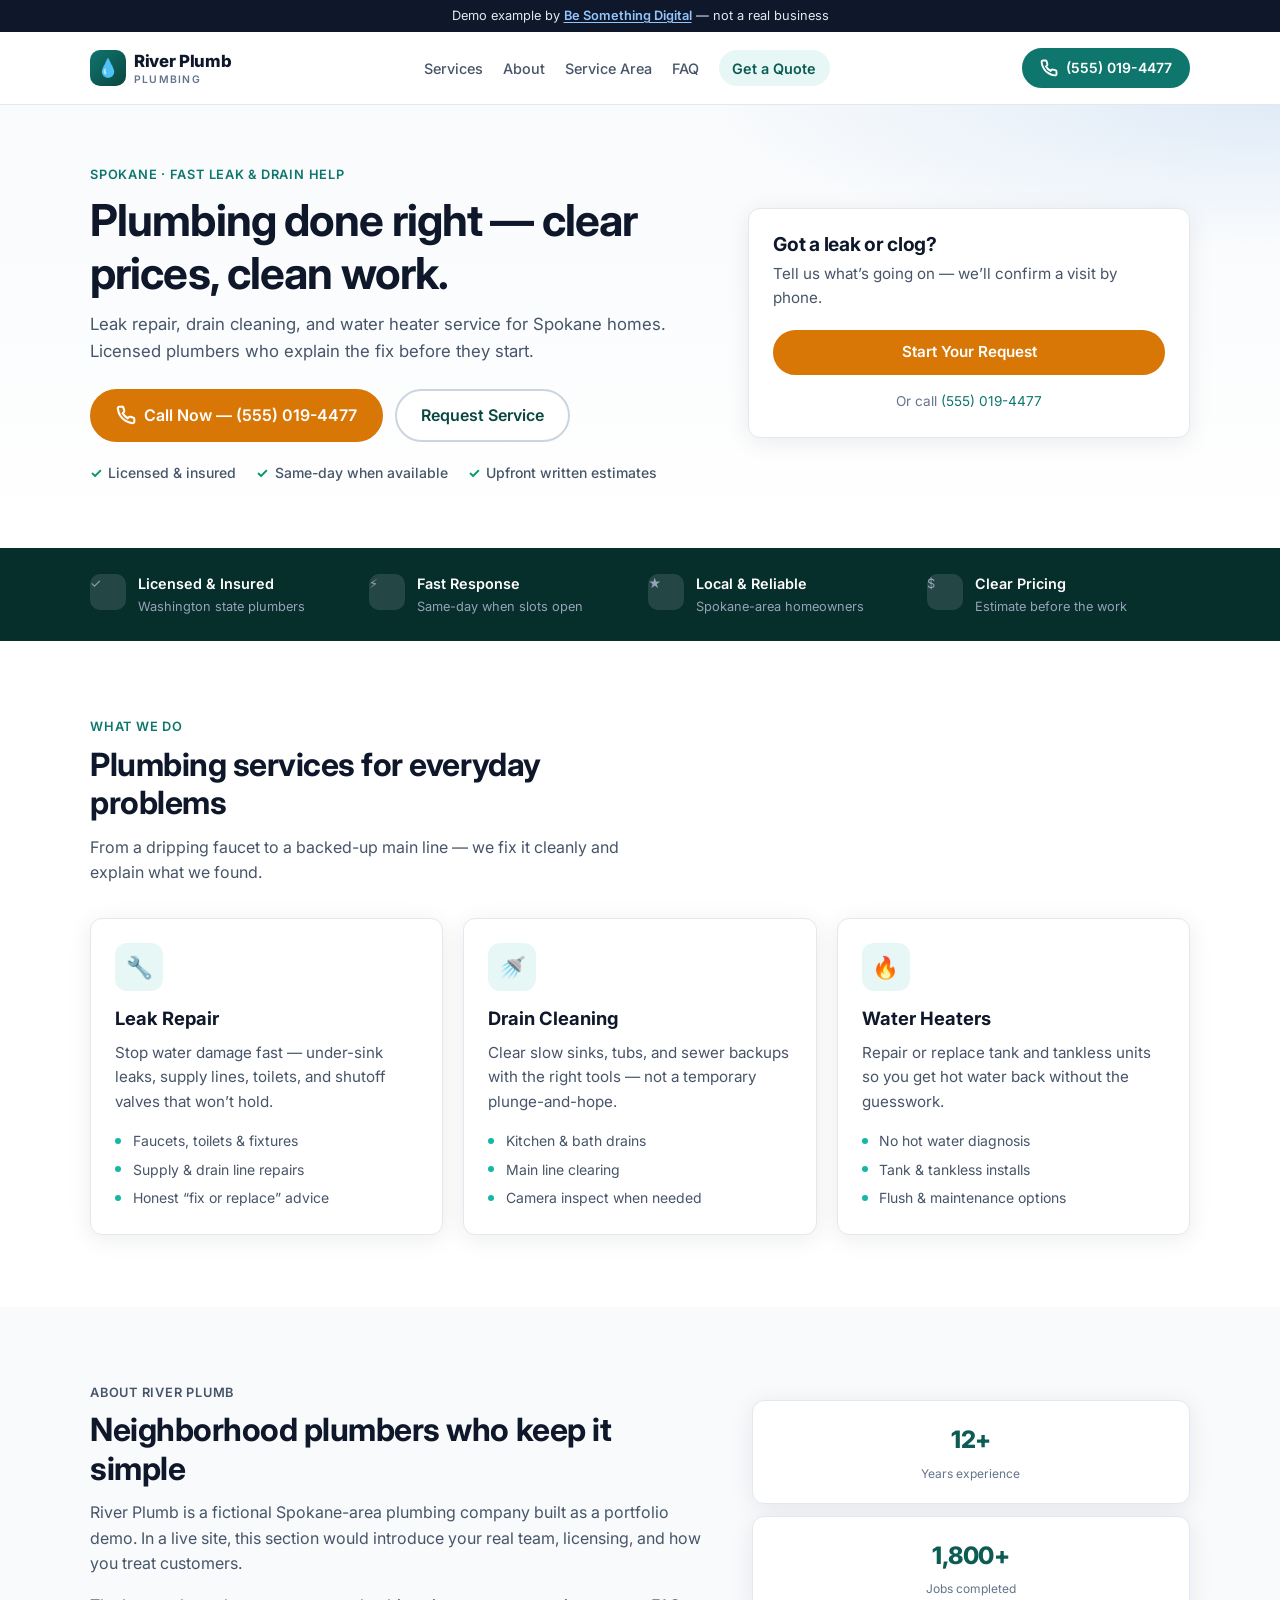
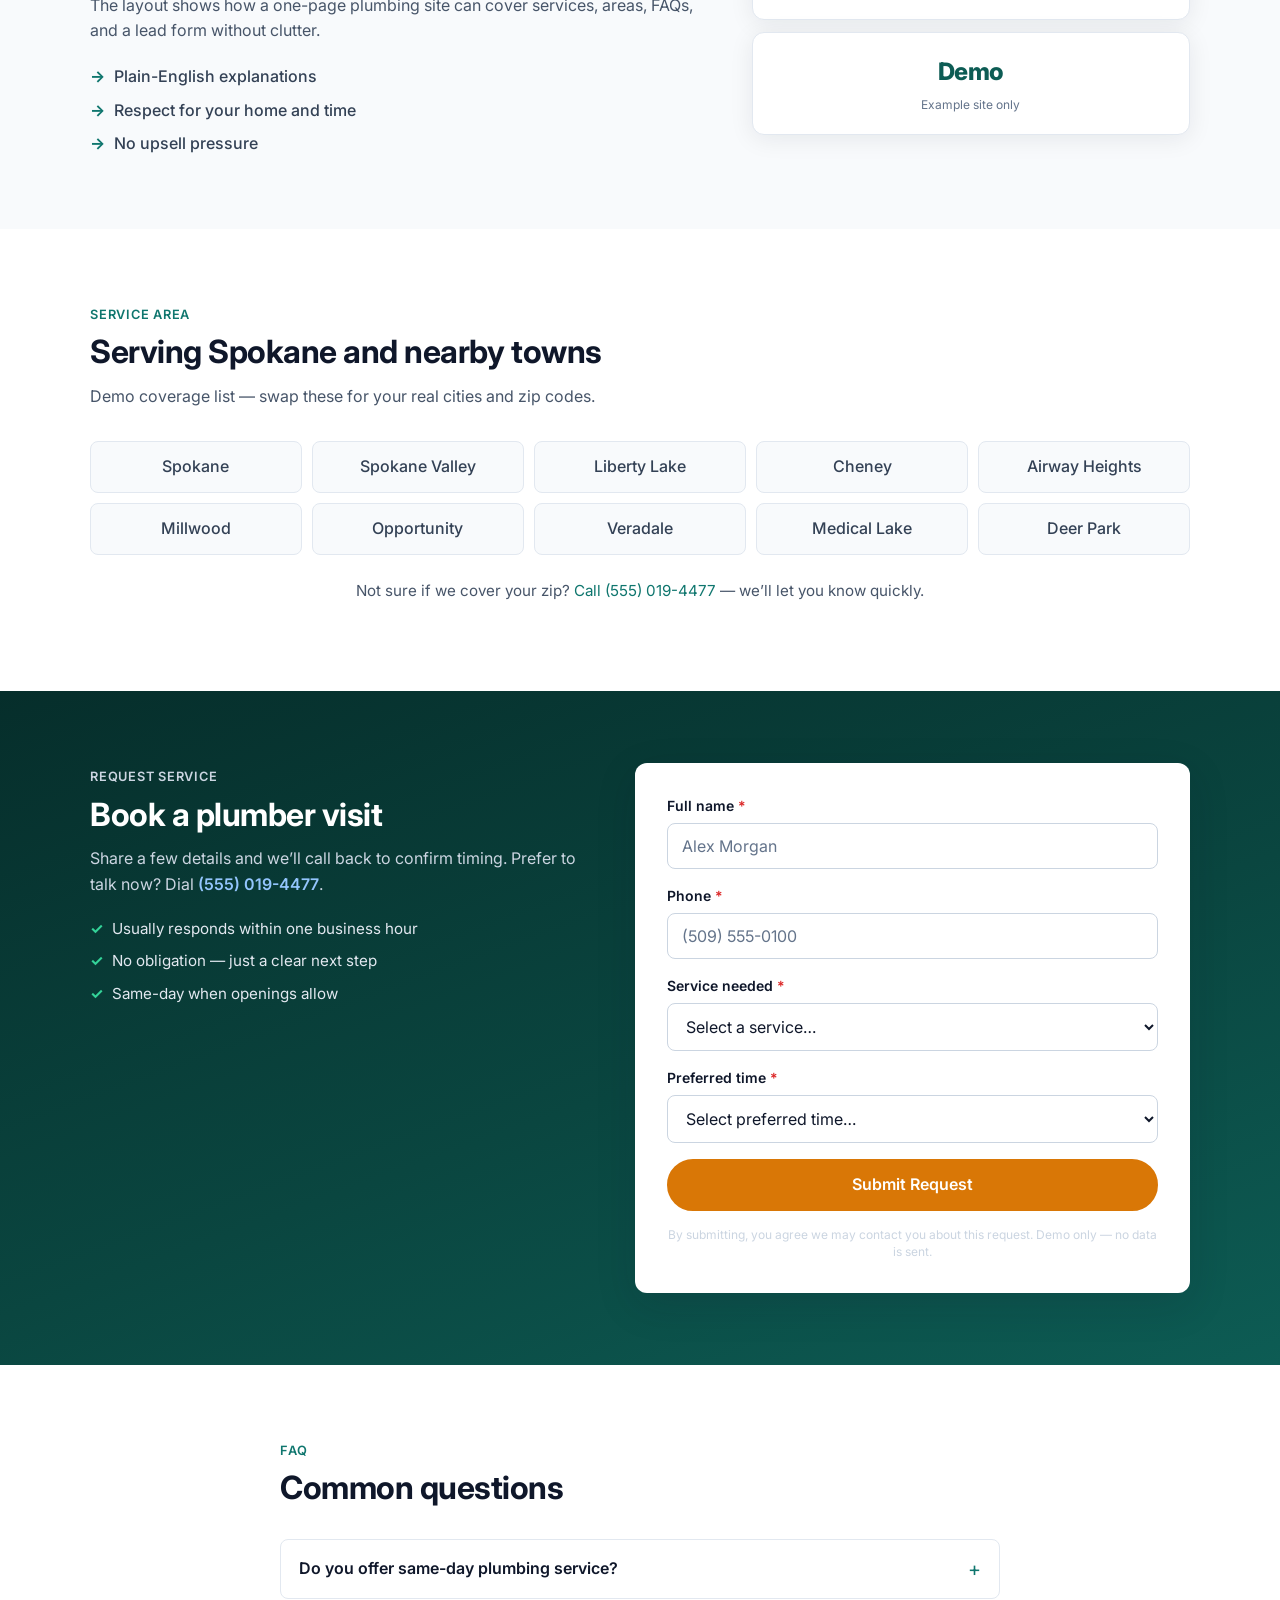
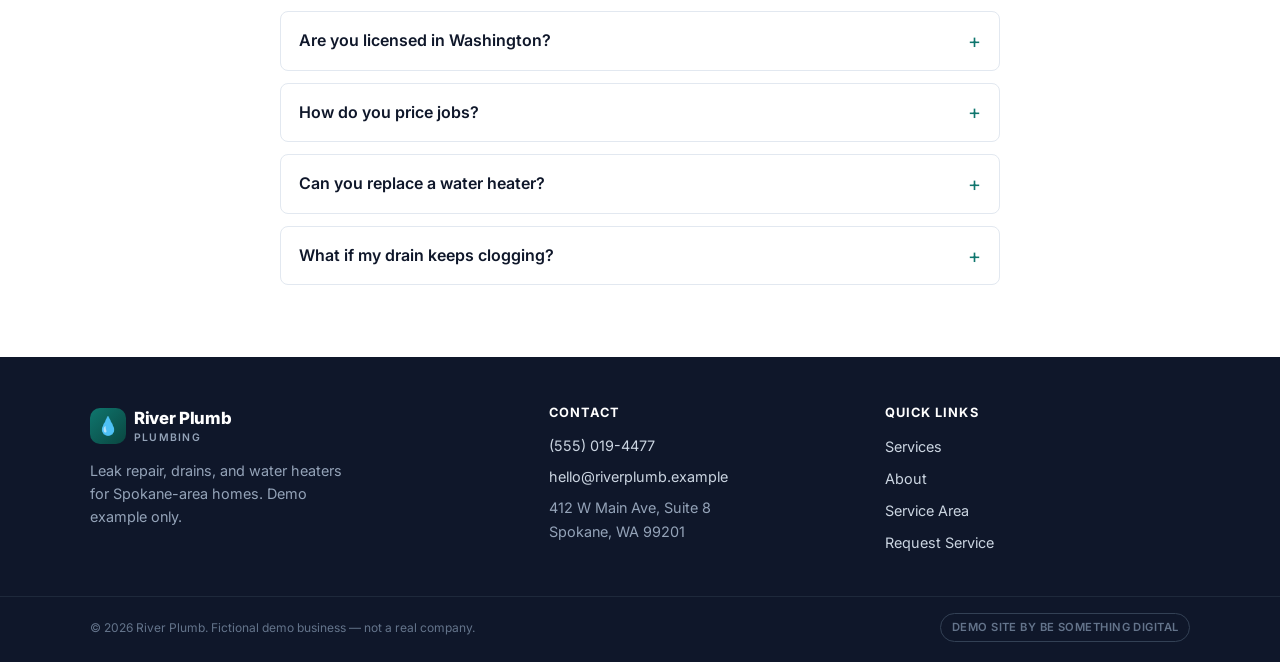
<file: demos/river-plumb/index.html>
<!DOCTYPE html>
<html lang="en">
<head>
  <meta charset="UTF-8">
  <meta name="viewport" content="width=device-width, initial-scale=1.0">
  <meta name="description" content="River Plumb — Spokane plumbing for leaks, drains, and water heaters. Same-day service when available. Call (555) 019-4477. Demo example — not a real business.">
  <title>River Plumb | Spokane Plumbing Repair &amp; Drain Cleaning</title>
  <link rel="stylesheet" href="styles.css">
  <link rel="preconnect" href="https://fonts.googleapis.com">
  <link rel="preconnect" href="https://fonts.gstatic.com" crossorigin>
  <link href="https://fonts.googleapis.com/css2?family=Inter:wght@400;500;600;700;800&display=swap" rel="stylesheet">
</head>
<body>
  <div class="demo-banner" role="note">
    <p>Demo example by <a href="/">Be Something Digital</a> — not a real business</p>
  </div>
  <!-- Sticky Header -->
  <header class="site-header" id="header">
    <div class="container header-inner">
      <a href="#top" class="logo" aria-label="River Plumb home">
        <span class="logo-mark" aria-hidden="true">💧</span>
        <span class="logo-text">River Plumb<span class="logo-sub">Plumbing</span></span>
      </a>
      <nav class="nav-desktop" aria-label="Primary">
        <a href="#services">Services</a>
        <a href="#about">About</a>
        <a href="#areas">Service Area</a>
        <a href="#faq">FAQ</a>
        <a href="#contact" class="nav-cta">Get a Quote</a>
      </nav>
      <a href="tel:+15550194477" class="header-call btn btn-call">
        <svg class="icon-phone" width="18" height="18" viewBox="0 0 24 24" fill="none" stroke="currentColor" stroke-width="2.5" aria-hidden="true"><path d="M22 16.92v3a2 2 0 0 1-2.18 2 19.79 19.79 0 0 1-8.63-3.07 19.5 19.5 0 0 1-6-6 19.79 19.79 0 0 1-3.07-8.67A2 2 0 0 1 4.11 2h3a2 2 0 0 1 2 1.72c.127.96.361 1.903.7 2.81a2 2 0 0 1-.45 2.11L8.09 9.91a16 16 0 0 0 6 6l1.27-1.27a2 2 0 0 1 2.11-.45c.907.339 1.85.573 2.81.7A2 2 0 0 1 22 16.92z"/></svg>
        <span class="call-label">(555) 019-4477</span>
      </a>
      <button type="button" class="menu-toggle" id="menuToggle" aria-label="Open menu" aria-expanded="false" aria-controls="mobileNav">
        <span></span><span></span><span></span>
      </button>
    </div>
    <nav class="nav-mobile" id="mobileNav" hidden aria-label="Mobile">
      <a href="#services">Services</a>
      <a href="#about">About</a>
      <a href="#areas">Service Area</a>
      <a href="#faq">FAQ</a>
      <a href="#contact">Get a Quote</a>
      <a href="tel:+15550194477" class="btn btn-call btn-block">Call (555) 019-4477</a>
    </nav>
  </header>

  <main id="top">
    <!-- Hero -->
    <section class="hero">
      <div class="container hero-grid">
        <div class="hero-copy">
          <p class="eyebrow">Spokane · Fast Leak &amp; Drain Help</p>
          <h1>Plumbing done right — clear prices, clean work.</h1>
          <p class="hero-lead">Leak repair, drain cleaning, and water heater service for Spokane homes. Licensed plumbers who explain the fix before they start.</p>
          <div class="hero-actions">
            <a href="tel:+15550194477" class="btn btn-primary btn-lg">
              <svg class="icon-phone" width="20" height="20" viewBox="0 0 24 24" fill="none" stroke="currentColor" stroke-width="2.5" aria-hidden="true"><path d="M22 16.92v3a2 2 0 0 1-2.18 2 19.79 19.79 0 0 1-8.63-3.07 19.5 19.5 0 0 1-6-6 19.79 19.79 0 0 1-3.07-8.67A2 2 0 0 1 4.11 2h3a2 2 0 0 1 2 1.72c.127.96.361 1.903.7 2.81a2 2 0 0 1-.45 2.11L8.09 9.91a16 16 0 0 0 6 6l1.27-1.27a2 2 0 0 1 2.11-.45c.907.339 1.85.573 2.81.7A2 2 0 0 1 22 16.92z"/></svg>
              Call Now — (555) 019-4477
            </a>
            <a href="#contact" class="btn btn-secondary btn-lg">Request Service</a>
          </div>
          <ul class="hero-bullets" aria-label="Highlights">
            <li>Licensed &amp; insured</li>
            <li>Same-day when available</li>
            <li>Upfront written estimates</li>
          </ul>
        </div>
        <aside class="hero-card" aria-label="Quick request">
          <h2 class="hero-card-title">Got a leak or clog?</h2>
          <p class="hero-card-text">Tell us what’s going on — we’ll confirm a visit by phone.</p>
          <a href="#contact" class="btn btn-primary btn-block">Start Your Request</a>
          <p class="hero-card-note">Or call <a href="tel:+15550194477">(555) 019-4477</a></p>
        </aside>
      </div>
    </section>

    <!-- Trust Strip -->
    <section class="trust-strip" aria-label="Why choose us">
      <div class="container trust-grid">
        <div class="trust-item">
          <span class="trust-icon" aria-hidden="true">✓</span>
          <div>
            <strong>Licensed &amp; Insured</strong>
            <span>Washington state plumbers</span>
          </div>
        </div>
        <div class="trust-item">
          <span class="trust-icon" aria-hidden="true">⚡</span>
          <div>
            <strong>Fast Response</strong>
            <span>Same-day when slots open</span>
          </div>
        </div>
        <div class="trust-item">
          <span class="trust-icon" aria-hidden="true">★</span>
          <div>
            <strong>Local &amp; Reliable</strong>
            <span>Spokane-area homeowners</span>
          </div>
        </div>
        <div class="trust-item">
          <span class="trust-icon" aria-hidden="true">$</span>
          <div>
            <strong>Clear Pricing</strong>
            <span>Estimate before the work</span>
          </div>
        </div>
      </div>
    </section>

    <!-- Services -->
    <section class="section" id="services">
      <div class="container">
        <header class="section-head">
          <p class="eyebrow">What We Do</p>
          <h2>Plumbing services for everyday problems</h2>
          <p class="section-lead">From a dripping faucet to a backed-up main line — we fix it cleanly and explain what we found.</p>
        </header>
        <div class="cards">
          <article class="card">
            <div class="card-icon" aria-hidden="true">🔧</div>
            <h3>Leak Repair</h3>
            <p>Stop water damage fast — under-sink leaks, supply lines, toilets, and shutoff valves that won’t hold.</p>
            <ul class="card-list">
              <li>Faucets, toilets &amp; fixtures</li>
              <li>Supply &amp; drain line repairs</li>
              <li>Honest “fix or replace” advice</li>
            </ul>
          </article>
          <article class="card">
            <div class="card-icon" aria-hidden="true">🚿</div>
            <h3>Drain Cleaning</h3>
            <p>Clear slow sinks, tubs, and sewer backups with the right tools — not a temporary plunge-and-hope.</p>
            <ul class="card-list">
              <li>Kitchen &amp; bath drains</li>
              <li>Main line clearing</li>
              <li>Camera inspect when needed</li>
            </ul>
          </article>
          <article class="card">
            <div class="card-icon" aria-hidden="true">🔥</div>
            <h3>Water Heaters</h3>
            <p>Repair or replace tank and tankless units so you get hot water back without the guesswork.</p>
            <ul class="card-list">
              <li>No hot water diagnosis</li>
              <li>Tank &amp; tankless installs</li>
              <li>Flush &amp; maintenance options</li>
            </ul>
          </article>
        </div>
      </div>
    </section>

    <!-- About -->
    <section class="section section-alt" id="about">
      <div class="container about-grid">
        <div class="about-copy">
          <p class="eyebrow">About River Plumb</p>
          <h2>Neighborhood plumbers who keep it simple</h2>
          <p>River Plumb is a fictional Spokane-area plumbing company built as a portfolio demo. In a live site, this section would introduce your real team, licensing, and how you treat customers.</p>
          <p>The layout shows how a one-page plumbing site can cover services, areas, FAQs, and a lead form without clutter.</p>
          <ul class="about-points">
            <li>Plain-English explanations</li>
            <li>Respect for your home and time</li>
            <li>No upsell pressure</li>
          </ul>
        </div>
        <div class="about-stats" aria-label="Company highlights">
          <div class="stat">
            <span class="stat-num">12+</span>
            <span class="stat-label">Years experience</span>
          </div>
          <div class="stat">
            <span class="stat-num">1,800+</span>
            <span class="stat-label">Jobs completed</span>
          </div>
          <div class="stat">
            <span class="stat-num">Demo</span>
            <span class="stat-label">Example site only</span>
          </div>
        </div>
      </div>
    </section>

    <!-- Service Area -->
    <section class="section" id="areas">
      <div class="container">
        <header class="section-head">
          <p class="eyebrow">Service Area</p>
          <h2>Serving Spokane and nearby towns</h2>
          <p class="section-lead">Demo coverage list — swap these for your real cities and zip codes.</p>
        </header>
        <ul class="area-list">
          <li>Spokane</li>
          <li>Spokane Valley</li>
          <li>Liberty Lake</li>
          <li>Cheney</li>
          <li>Airway Heights</li>
          <li>Millwood</li>
          <li>Opportunity</li>
          <li>Veradale</li>
          <li>Medical Lake</li>
          <li>Deer Park</li>
        </ul>
        <p class="area-note">Not sure if we cover your zip? <a href="tel:+15550194477">Call (555) 019-4477</a> — we’ll let you know quickly.</p>
      </div>
    </section>

    <!-- Lead Form -->
    <section class="section section-cta" id="contact">
      <div class="container contact-grid">
        <div class="contact-copy">
          <p class="eyebrow eyebrow-light">Request Service</p>
          <h2>Book a plumber visit</h2>
          <p>Share a few details and we’ll call back to confirm timing. Prefer to talk now? Dial <a href="tel:+15550194477" class="link-light">(555) 019-4477</a>.</p>
          <ul class="contact-perks">
            <li>Usually responds within one business hour</li>
            <li>No obligation — just a clear next step</li>
            <li>Same-day when openings allow</li>
          </ul>
        </div>

        <div class="form-wrap">
          <form id="leadForm" class="lead-form" novalidate>
            <div class="form-field">
              <label for="name">Full name <span class="req">*</span></label>
              <input type="text" id="name" name="name" autocomplete="name" required placeholder="Alex Morgan" aria-describedby="nameError">
              <p class="field-error" id="nameError" role="alert" hidden></p>
            </div>
            <div class="form-field">
              <label for="phone">Phone <span class="req">*</span></label>
              <input type="tel" id="phone" name="phone" autocomplete="tel" required placeholder="(509) 555-0100" aria-describedby="phoneError">
              <p class="field-error" id="phoneError" role="alert" hidden></p>
            </div>
            <div class="form-field">
              <label for="service">Service needed <span class="req">*</span></label>
              <select id="service" name="service" required aria-describedby="serviceError">
                <option value="">Select a service…</option>
                <option value="leak-repair">Leak Repair</option>
                <option value="drain-cleaning">Drain Cleaning</option>
                <option value="water-heater">Water Heater</option>
                <option value="other">Other / Not sure</option>
              </select>
              <p class="field-error" id="serviceError" role="alert" hidden></p>
            </div>
            <div class="form-field">
              <label for="time">Preferred time <span class="req">*</span></label>
              <select id="time" name="time" required aria-describedby="timeError">
                <option value="">Select preferred time…</option>
                <option value="morning">Morning (8am–12pm)</option>
                <option value="afternoon">Afternoon (12pm–5pm)</option>
                <option value="evening">Evening (5pm–7pm)</option>
                <option value="asap">As soon as possible</option>
              </select>
              <p class="field-error" id="timeError" role="alert" hidden></p>
            </div>
            <button type="submit" class="btn btn-primary btn-lg btn-block">Submit Request</button>
            <p class="form-fineprint">By submitting, you agree we may contact you about this request. Demo only — no data is sent.</p>
          </form>

          <div id="formSuccess" class="form-success" hidden>
            <div class="success-icon" aria-hidden="true">✓</div>
            <h3>Request received</h3>
            <p>Thanks! In a live site we’d call you shortly to confirm. For this demo, nothing was transmitted.</p>
            <button type="button" class="btn btn-secondary" id="resetForm">Submit another request</button>
          </div>
        </div>
      </div>
    </section>

    <!-- FAQ -->
    <section class="section" id="faq">
      <div class="container narrow">
        <header class="section-head">
          <p class="eyebrow">FAQ</p>
          <h2>Common questions</h2>
        </header>
        <div class="faq-list">
          <details class="faq-item">
            <summary>Do you offer same-day plumbing service?</summary>
            <p>When the schedule allows, yes. Call early for the best chance of a same-day visit, especially for active leaks or sewer backups.</p>
          </details>
          <details class="faq-item">
            <summary>Are you licensed in Washington?</summary>
            <p>This is a demo site. A live plumbing business page would list real license numbers and insurance details here.</p>
          </details>
          <details class="faq-item">
            <summary>How do you price jobs?</summary>
            <p>We diagnose first, explain options, and give a clear estimate before paid work begins. No surprise invoices after the fact.</p>
          </details>
          <details class="faq-item">
            <summary>Can you replace a water heater?</summary>
            <p>Yes — tank and many tankless models. We’ll confirm fit, venting, and permit needs before install day.</p>
          </details>
          <details class="faq-item">
            <summary>What if my drain keeps clogging?</summary>
            <p>Repeated clogs often mean a deeper line issue. We can clear the drain and, when useful, camera-inspect so you know what’s really going on.</p>
          </details>
        </div>
      </div>
    </section>
  </main>

  <!-- Footer -->
  <footer class="site-footer">
    <div class="container footer-grid">
      <div class="footer-brand">
        <a href="#top" class="logo logo-footer">
          <span class="logo-mark" aria-hidden="true">💧</span>
          <span class="logo-text">River Plumb<span class="logo-sub">Plumbing</span></span>
        </a>
        <p>Leak repair, drains, and water heaters for Spokane-area homes. Demo example only.</p>
      </div>
      <div class="footer-nap">
        <h3 class="footer-heading">Contact</h3>
        <address>
          <p><a href="tel:+15550194477">(555) 019-4477</a></p>
          <p><a href="mailto:hello@riverplumb.example">hello@riverplumb.example</a></p>
          <p>412 W Main Ave, Suite 8<br>Spokane, WA 99201</p>
        </address>
      </div>
      <div class="footer-links">
        <h3 class="footer-heading">Quick links</h3>
        <ul>
          <li><a href="#services">Services</a></li>
          <li><a href="#about">About</a></li>
          <li><a href="#areas">Service Area</a></li>
          <li><a href="#contact">Request Service</a></li>
        </ul>
      </div>
    </div>
    <div class="footer-bottom">
      <div class="container footer-bottom-inner">
        <p class="copyright">© <span id="year"></span> River Plumb. Fictional demo business — not a real company.</p>
        <p class="demo-badge">Demo site by Be Something Digital</p>
      </div>
    </div>
  </footer>

  <script src="main.js"></script>
</body>
</html>
</file>
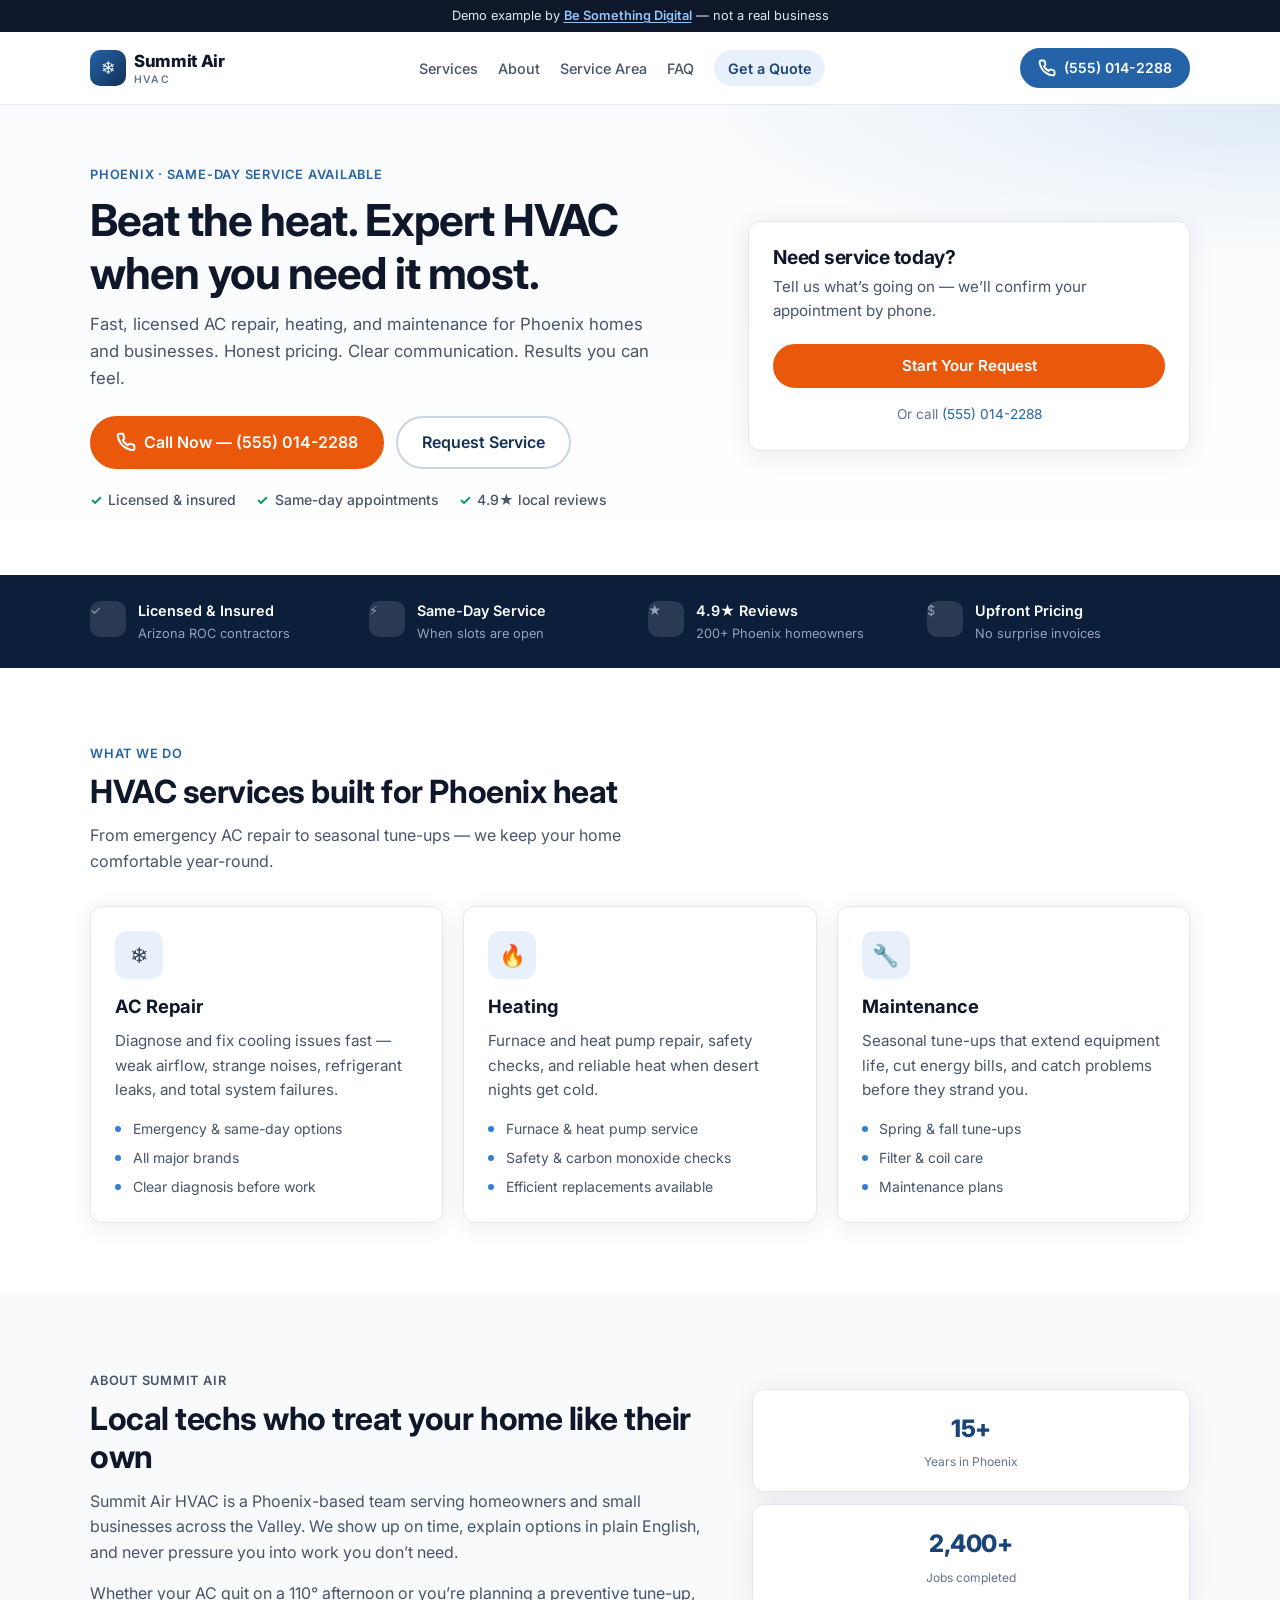
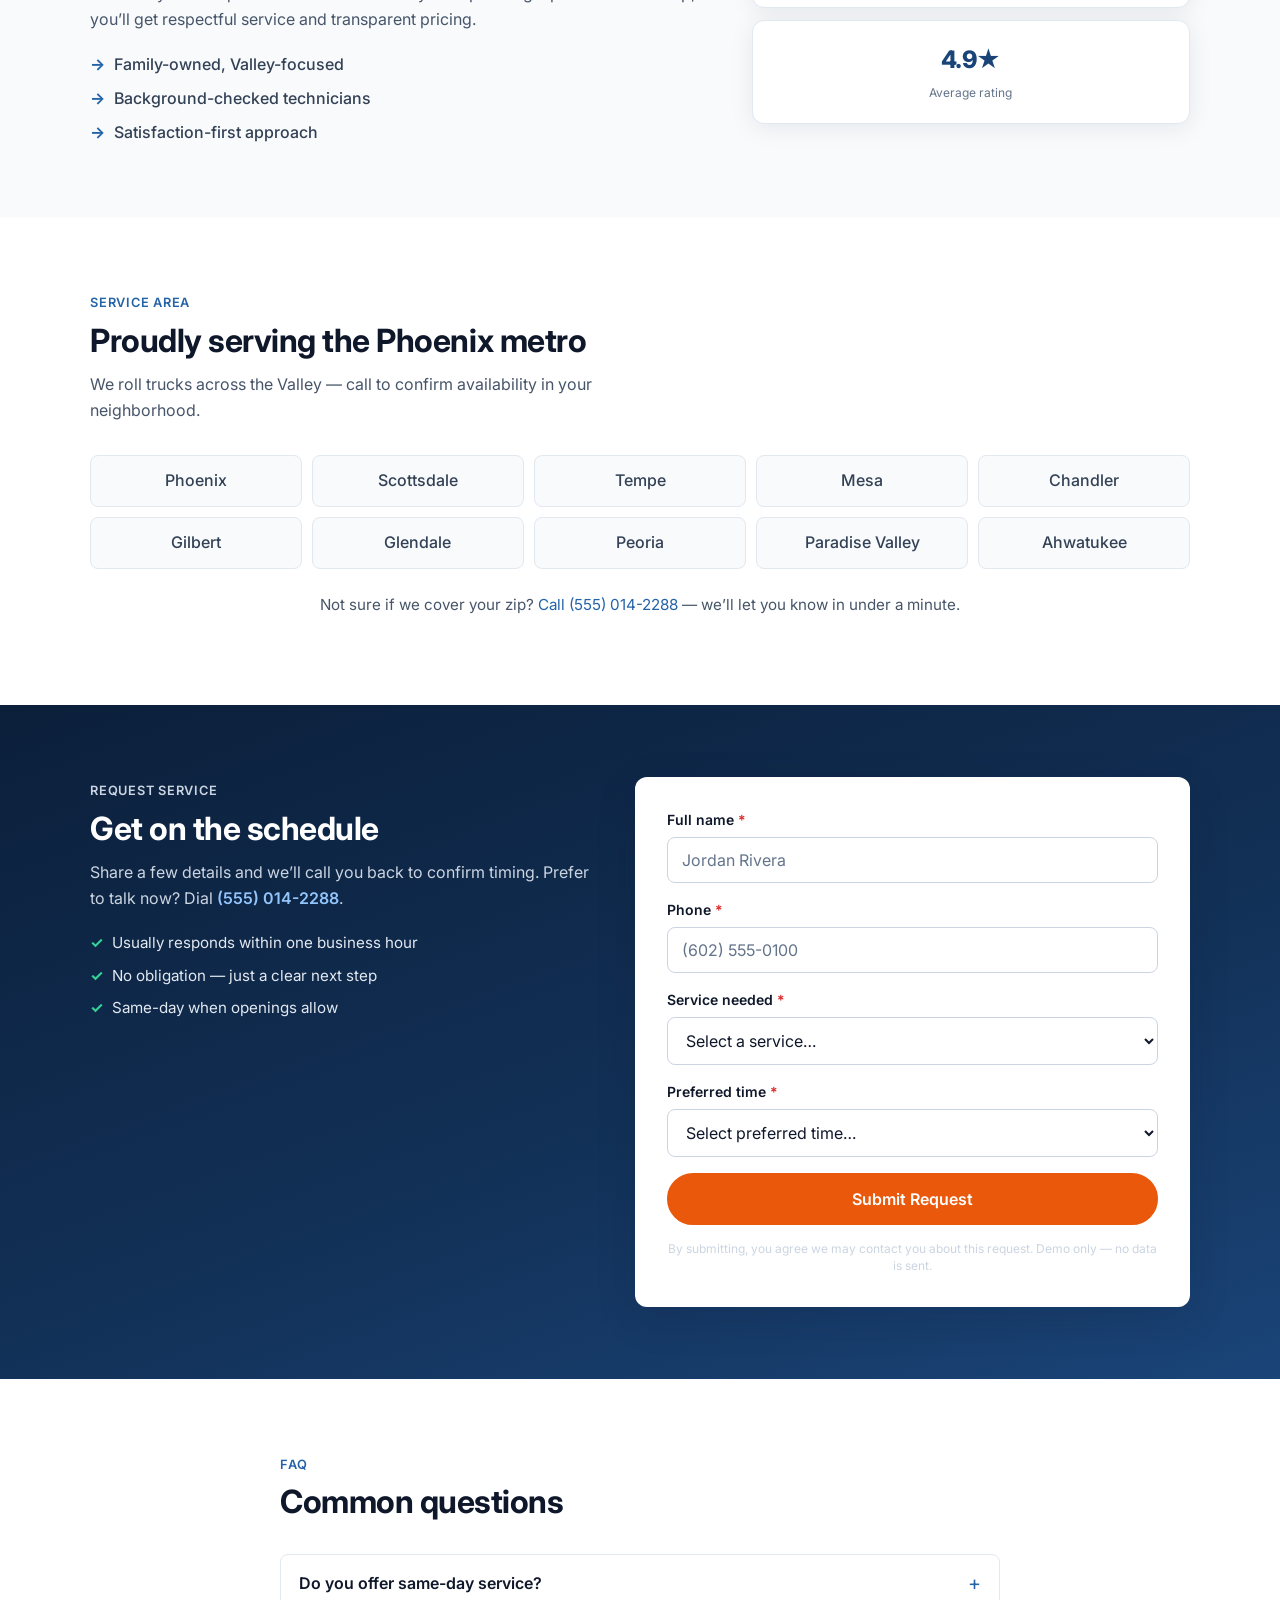
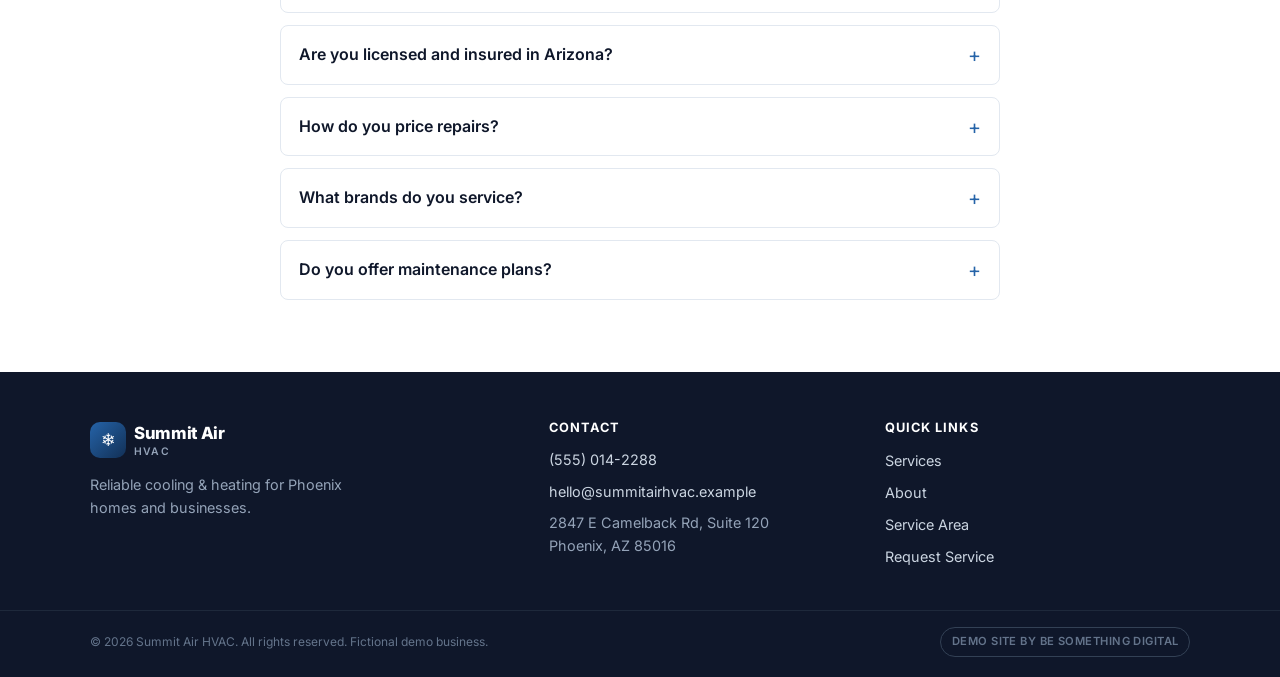
<file: demos/summit-air/index.html>
<!DOCTYPE html>
<html lang="en">
<head>
  <meta charset="UTF-8">
  <meta name="viewport" content="width=device-width, initial-scale=1.0">
  <meta name="description" content="Summit Air HVAC — Phoenix's trusted AC repair, heating, and maintenance. Same-day service. Call (555) 014-2288.">
  <title>Summit Air HVAC | Phoenix AC Repair & Heating</title>
  <link rel="stylesheet" href="styles.css">
  <link rel="preconnect" href="https://fonts.googleapis.com">
  <link rel="preconnect" href="https://fonts.gstatic.com" crossorigin>
  <link href="https://fonts.googleapis.com/css2?family=Inter:wght@400;500;600;700;800&display=swap" rel="stylesheet">
</head>
<body>
  <div class="demo-banner" role="note">
    <p>Demo example by <a href="/">Be Something Digital</a> — not a real business</p>
  </div>
  <!-- Sticky Header -->
  <header class="site-header" id="header">
    <div class="container header-inner">
      <a href="#top" class="logo" aria-label="Summit Air HVAC home">
        <span class="logo-mark" aria-hidden="true">❄</span>
        <span class="logo-text">Summit Air<span class="logo-sub">HVAC</span></span>
      </a>
      <nav class="nav-desktop" aria-label="Primary">
        <a href="#services">Services</a>
        <a href="#about">About</a>
        <a href="#areas">Service Area</a>
        <a href="#faq">FAQ</a>
        <a href="#contact" class="nav-cta">Get a Quote</a>
      </nav>
      <a href="tel:+15550142288" class="header-call btn btn-call">
        <svg class="icon-phone" width="18" height="18" viewBox="0 0 24 24" fill="none" stroke="currentColor" stroke-width="2.5" aria-hidden="true"><path d="M22 16.92v3a2 2 0 0 1-2.18 2 19.79 19.79 0 0 1-8.63-3.07 19.5 19.5 0 0 1-6-6 19.79 19.79 0 0 1-3.07-8.67A2 2 0 0 1 4.11 2h3a2 2 0 0 1 2 1.72c.127.96.361 1.903.7 2.81a2 2 0 0 1-.45 2.11L8.09 9.91a16 16 0 0 0 6 6l1.27-1.27a2 2 0 0 1 2.11-.45c.907.339 1.85.573 2.81.7A2 2 0 0 1 22 16.92z"/></svg>
        <span class="call-label">(555) 014-2288</span>
      </a>
      <button type="button" class="menu-toggle" id="menuToggle" aria-label="Open menu" aria-expanded="false" aria-controls="mobileNav">
        <span></span><span></span><span></span>
      </button>
    </div>
    <nav class="nav-mobile" id="mobileNav" hidden aria-label="Mobile">
      <a href="#services">Services</a>
      <a href="#about">About</a>
      <a href="#areas">Service Area</a>
      <a href="#faq">FAQ</a>
      <a href="#contact">Get a Quote</a>
      <a href="tel:+15550142288" class="btn btn-call btn-block">Call (555) 014-2288</a>
    </nav>
  </header>

  <main id="top">
    <!-- Hero -->
    <section class="hero">
      <div class="container hero-grid">
        <div class="hero-copy">
          <p class="eyebrow">Phoenix · Same-Day Service Available</p>
          <h1>Beat the heat. Expert HVAC when you need it most.</h1>
          <p class="hero-lead">Fast, licensed AC repair, heating, and maintenance for Phoenix homes and businesses. Honest pricing. Clear communication. Results you can feel.</p>
          <div class="hero-actions">
            <a href="tel:+15550142288" class="btn btn-primary btn-lg">
              <svg class="icon-phone" width="20" height="20" viewBox="0 0 24 24" fill="none" stroke="currentColor" stroke-width="2.5" aria-hidden="true"><path d="M22 16.92v3a2 2 0 0 1-2.18 2 19.79 19.79 0 0 1-8.63-3.07 19.5 19.5 0 0 1-6-6 19.79 19.79 0 0 1-3.07-8.67A2 2 0 0 1 4.11 2h3a2 2 0 0 1 2 1.72c.127.96.361 1.903.7 2.81a2 2 0 0 1-.45 2.11L8.09 9.91a16 16 0 0 0 6 6l1.27-1.27a2 2 0 0 1 2.11-.45c.907.339 1.85.573 2.81.7A2 2 0 0 1 22 16.92z"/></svg>
              Call Now — (555) 014-2288
            </a>
            <a href="#contact" class="btn btn-secondary btn-lg">Request Service</a>
          </div>
          <ul class="hero-bullets" aria-label="Highlights">
            <li>Licensed &amp; insured</li>
            <li>Same-day appointments</li>
            <li>4.9★ local reviews</li>
          </ul>
        </div>
        <aside class="hero-card" aria-label="Quick request">
          <h2 class="hero-card-title">Need service today?</h2>
          <p class="hero-card-text">Tell us what’s going on — we’ll confirm your appointment by phone.</p>
          <a href="#contact" class="btn btn-primary btn-block">Start Your Request</a>
          <p class="hero-card-note">Or call <a href="tel:+15550142288">(555) 014-2288</a></p>
        </aside>
      </div>
    </section>

    <!-- Trust Strip -->
    <section class="trust-strip" aria-label="Why choose us">
      <div class="container trust-grid">
        <div class="trust-item">
          <span class="trust-icon" aria-hidden="true">✓</span>
          <div>
            <strong>Licensed &amp; Insured</strong>
            <span>Arizona ROC contractors</span>
          </div>
        </div>
        <div class="trust-item">
          <span class="trust-icon" aria-hidden="true">⚡</span>
          <div>
            <strong>Same-Day Service</strong>
            <span>When slots are open</span>
          </div>
        </div>
        <div class="trust-item">
          <span class="trust-icon" aria-hidden="true">★</span>
          <div>
            <strong>4.9★ Reviews</strong>
            <span>200+ Phoenix homeowners</span>
          </div>
        </div>
        <div class="trust-item">
          <span class="trust-icon" aria-hidden="true">$</span>
          <div>
            <strong>Upfront Pricing</strong>
            <span>No surprise invoices</span>
          </div>
        </div>
      </div>
    </section>

    <!-- Services -->
    <section class="section" id="services">
      <div class="container">
        <header class="section-head">
          <p class="eyebrow">What We Do</p>
          <h2>HVAC services built for Phoenix heat</h2>
          <p class="section-lead">From emergency AC repair to seasonal tune-ups — we keep your home comfortable year-round.</p>
        </header>
        <div class="cards">
          <article class="card">
            <div class="card-icon" aria-hidden="true">❄</div>
            <h3>AC Repair</h3>
            <p>Diagnose and fix cooling issues fast — weak airflow, strange noises, refrigerant leaks, and total system failures.</p>
            <ul class="card-list">
              <li>Emergency &amp; same-day options</li>
              <li>All major brands</li>
              <li>Clear diagnosis before work</li>
            </ul>
          </article>
          <article class="card">
            <div class="card-icon" aria-hidden="true">🔥</div>
            <h3>Heating</h3>
            <p>Furnace and heat pump repair, safety checks, and reliable heat when desert nights get cold.</p>
            <ul class="card-list">
              <li>Furnace &amp; heat pump service</li>
              <li>Safety &amp; carbon monoxide checks</li>
              <li>Efficient replacements available</li>
            </ul>
          </article>
          <article class="card">
            <div class="card-icon" aria-hidden="true">🔧</div>
            <h3>Maintenance</h3>
            <p>Seasonal tune-ups that extend equipment life, cut energy bills, and catch problems before they strand you.</p>
            <ul class="card-list">
              <li>Spring &amp; fall tune-ups</li>
              <li>Filter &amp; coil care</li>
              <li>Maintenance plans</li>
            </ul>
          </article>
        </div>
      </div>
    </section>

    <!-- About -->
    <section class="section section-alt" id="about">
      <div class="container about-grid">
        <div class="about-copy">
          <p class="eyebrow">About Summit Air</p>
          <h2>Local techs who treat your home like their own</h2>
          <p>Summit Air HVAC is a Phoenix-based team serving homeowners and small businesses across the Valley. We show up on time, explain options in plain English, and never pressure you into work you don’t need.</p>
          <p>Whether your AC quit on a 110° afternoon or you’re planning a preventive tune-up, you’ll get respectful service and transparent pricing.</p>
          <ul class="about-points">
            <li>Family-owned, Valley-focused</li>
            <li>Background-checked technicians</li>
            <li>Satisfaction-first approach</li>
          </ul>
        </div>
        <div class="about-stats" aria-label="Company highlights">
          <div class="stat">
            <span class="stat-num">15+</span>
            <span class="stat-label">Years in Phoenix</span>
          </div>
          <div class="stat">
            <span class="stat-num">2,400+</span>
            <span class="stat-label">Jobs completed</span>
          </div>
          <div class="stat">
            <span class="stat-num">4.9★</span>
            <span class="stat-label">Average rating</span>
          </div>
        </div>
      </div>
    </section>

    <!-- Service Area -->
    <section class="section" id="areas">
      <div class="container">
        <header class="section-head">
          <p class="eyebrow">Service Area</p>
          <h2>Proudly serving the Phoenix metro</h2>
          <p class="section-lead">We roll trucks across the Valley — call to confirm availability in your neighborhood.</p>
        </header>
        <ul class="area-list">
          <li>Phoenix</li>
          <li>Scottsdale</li>
          <li>Tempe</li>
          <li>Mesa</li>
          <li>Chandler</li>
          <li>Gilbert</li>
          <li>Glendale</li>
          <li>Peoria</li>
          <li>Paradise Valley</li>
          <li>Ahwatukee</li>
        </ul>
        <p class="area-note">Not sure if we cover your zip? <a href="tel:+15550142288">Call (555) 014-2288</a> — we’ll let you know in under a minute.</p>
      </div>
    </section>

    <!-- Lead Form -->
    <section class="section section-cta" id="contact">
      <div class="container contact-grid">
        <div class="contact-copy">
          <p class="eyebrow eyebrow-light">Request Service</p>
          <h2>Get on the schedule</h2>
          <p>Share a few details and we’ll call you back to confirm timing. Prefer to talk now? Dial <a href="tel:+15550142288" class="link-light">(555) 014-2288</a>.</p>
          <ul class="contact-perks">
            <li>Usually responds within one business hour</li>
            <li>No obligation — just a clear next step</li>
            <li>Same-day when openings allow</li>
          </ul>
        </div>

        <div class="form-wrap">
          <form id="leadForm" class="lead-form" novalidate>
            <div class="form-field">
              <label for="name">Full name <span class="req">*</span></label>
              <input type="text" id="name" name="name" autocomplete="name" required placeholder="Jordan Rivera" aria-describedby="nameError">
              <p class="field-error" id="nameError" role="alert" hidden></p>
            </div>
            <div class="form-field">
              <label for="phone">Phone <span class="req">*</span></label>
              <input type="tel" id="phone" name="phone" autocomplete="tel" required placeholder="(602) 555-0100" aria-describedby="phoneError">
              <p class="field-error" id="phoneError" role="alert" hidden></p>
            </div>
            <div class="form-field">
              <label for="service">Service needed <span class="req">*</span></label>
              <select id="service" name="service" required aria-describedby="serviceError">
                <option value="">Select a service…</option>
                <option value="ac-repair">AC Repair</option>
                <option value="heating">Heating</option>
                <option value="maintenance">Maintenance / Tune-up</option>
                <option value="other">Other / Not sure</option>
              </select>
              <p class="field-error" id="serviceError" role="alert" hidden></p>
            </div>
            <div class="form-field">
              <label for="time">Preferred time <span class="req">*</span></label>
              <select id="time" name="time" required aria-describedby="timeError">
                <option value="">Select preferred time…</option>
                <option value="morning">Morning (8am–12pm)</option>
                <option value="afternoon">Afternoon (12pm–5pm)</option>
                <option value="evening">Evening (5pm–7pm)</option>
                <option value="asap">As soon as possible</option>
              </select>
              <p class="field-error" id="timeError" role="alert" hidden></p>
            </div>
            <button type="submit" class="btn btn-primary btn-lg btn-block">Submit Request</button>
            <p class="form-fineprint">By submitting, you agree we may contact you about this request. Demo only — no data is sent.</p>
          </form>

          <div id="formSuccess" class="form-success" hidden>
            <div class="success-icon" aria-hidden="true">✓</div>
            <h3>Request received</h3>
            <p>Thanks! In a live site we’d call you shortly to confirm. For this demo, nothing was transmitted.</p>
            <button type="button" class="btn btn-secondary" id="resetForm">Submit another request</button>
          </div>
        </div>
      </div>
    </section>

    <!-- FAQ -->
    <section class="section" id="faq">
      <div class="container narrow">
        <header class="section-head">
          <p class="eyebrow">FAQ</p>
          <h2>Common questions</h2>
        </header>
        <div class="faq-list">
          <details class="faq-item">
            <summary>Do you offer same-day service?</summary>
            <p>Yes — when schedule openings allow. Call early in the day for the best chance of a same-day slot, especially during peak summer heat.</p>
          </details>
          <details class="faq-item">
            <summary>Are you licensed and insured in Arizona?</summary>
            <p>Yes. Summit Air HVAC operates as a licensed, bonded, and insured contractor serving the Phoenix metro area.</p>
          </details>
          <details class="faq-item">
            <summary>How do you price repairs?</summary>
            <p>We diagnose first, explain options, and give upfront pricing before any paid work begins. No surprise invoices after the fact.</p>
          </details>
          <details class="faq-item">
            <summary>What brands do you service?</summary>
            <p>We work on all major residential brands — Carrier, Trane, Lennox, Goodman, Rheem, and more — plus many heat pumps and package units common in Phoenix homes.</p>
          </details>
          <details class="faq-item">
            <summary>Do you offer maintenance plans?</summary>
            <p>Yes. Seasonal tune-up plans help prevent breakdowns, keep warranties happier, and often include priority scheduling.</p>
          </details>
        </div>
      </div>
    </section>
  </main>

  <!-- Footer -->
  <footer class="site-footer">
    <div class="container footer-grid">
      <div class="footer-brand">
        <a href="#top" class="logo logo-footer">
          <span class="logo-mark" aria-hidden="true">❄</span>
          <span class="logo-text">Summit Air<span class="logo-sub">HVAC</span></span>
        </a>
        <p>Reliable cooling &amp; heating for Phoenix homes and businesses.</p>
      </div>
      <div class="footer-nap">
        <h3 class="footer-heading">Contact</h3>
        <address>
          <p><a href="tel:+15550142288">(555) 014-2288</a></p>
          <p><a href="mailto:hello@summitairhvac.example">hello@summitairhvac.example</a></p>
          <p>2847 E Camelback Rd, Suite 120<br>Phoenix, AZ 85016</p>
        </address>
      </div>
      <div class="footer-links">
        <h3 class="footer-heading">Quick links</h3>
        <ul>
          <li><a href="#services">Services</a></li>
          <li><a href="#about">About</a></li>
          <li><a href="#areas">Service Area</a></li>
          <li><a href="#contact">Request Service</a></li>
        </ul>
      </div>
    </div>
    <div class="footer-bottom">
      <div class="container footer-bottom-inner">
        <p class="copyright">© <span id="year"></span> Summit Air HVAC. All rights reserved. Fictional demo business.</p>
        <p class="demo-badge">Demo site by Be Something Digital</p>
      </div>
    </div>
  </footer>

  <script src="main.js"></script>
</body>
</html>
</file>
<file: styles.css>
/* Be Something Digital — marketing site */
:root {
  --bg: #0f1419;
  --bg-elevated: #1a222c;
  --bg-card: #1e2833;
  --surface: #f4f6f8;
  --surface-alt: #e8eef3;
  --text: #0f1419;
  --text-muted: #4a5560;
  --text-on-dark: #f0f3f6;
  --text-on-dark-muted: #a8b4c0;
  --brand: #0d7a6f;
  --brand-dark: #0a5c54;
  --brand-light: #12a396;
  --accent: #e8a838;
  --border: #d0d8e0;
  --border-dark: #2a3542;
  --shadow: 0 12px 40px rgba(15, 20, 25, 0.12);
  --radius: 14px;
  --radius-sm: 10px;
  --font: "DM Sans", system-ui, -apple-system, sans-serif;
  --wrap: min(1120px, calc(100% - 2rem));
  --header-h: 4rem;
}

*,
*::before,
*::after {
  box-sizing: border-box;
}

html {
  scroll-behavior: smooth;
}

body {
  margin: 0;
  font-family: var(--font);
  font-size: 1.0625rem;
  line-height: 1.6;
  color: var(--text);
  background: var(--surface);
  -webkit-font-smoothing: antialiased;
}

img {
  max-width: 100%;
  height: auto;
  display: block;
}

a {
  color: var(--brand-dark);
  text-decoration-thickness: 1.5px;
  text-underline-offset: 2px;
}

a:hover {
  color: var(--brand);
}

.skip-link {
  position: absolute;
  left: -9999px;
  top: 0;
  background: var(--brand);
  color: #fff;
  padding: 0.75rem 1rem;
  z-index: 1000;
}

.skip-link:focus {
  left: 0.5rem;
  top: 0.5rem;
}

.wrap {
  width: var(--wrap);
  margin-inline: auto;
}

/* Header */
.site-header {
  position: sticky;
  top: 0;
  z-index: 100;
  background: rgba(244, 246, 248, 0.92);
  backdrop-filter: blur(12px);
  border-bottom: 1px solid var(--border);
}

.header-inner {
  display: flex;
  align-items: center;
  justify-content: space-between;
  gap: 1rem;
  min-height: var(--header-h);
}

.logo {
  font-weight: 700;
  font-size: 1.05rem;
  color: var(--text);
  text-decoration: none;
  letter-spacing: -0.02em;
  white-space: nowrap;
}

.logo span {
  color: var(--brand);
}

.nav {
  display: none;
  gap: 1.35rem;
  align-items: center;
}

.nav a {
  color: var(--text-muted);
  text-decoration: none;
  font-size: 0.95rem;
  font-weight: 500;
}

.nav a:hover {
  color: var(--brand);
}

.header-phone {
  display: none;
}

.nav-toggle {
  display: flex;
  flex-direction: column;
  justify-content: center;
  gap: 5px;
  width: 2.5rem;
  height: 2.5rem;
  padding: 0.5rem;
  border: 1px solid var(--border);
  border-radius: 8px;
  background: #fff;
  cursor: pointer;
}

.nav-toggle span {
  display: block;
  height: 2px;
  background: var(--text);
  border-radius: 1px;
}

.mobile-nav {
  display: flex;
  flex-direction: column;
  gap: 0.25rem;
  padding: 0.75rem 1rem 1.25rem;
  border-top: 1px solid var(--border);
  background: var(--surface);
}

.mobile-nav[hidden] {
  display: none;
}

.mobile-nav a {
  padding: 0.75rem 0.5rem;
  color: var(--text);
  text-decoration: none;
  font-weight: 500;
  border-radius: var(--radius-sm);
}

.mobile-nav a:hover {
  background: var(--surface-alt);
}

.mobile-nav .btn {
  margin-top: 0.5rem;
  text-align: center;
}

/* Buttons */
.btn {
  display: inline-flex;
  align-items: center;
  justify-content: center;
  gap: 0.4rem;
  padding: 0.7rem 1.25rem;
  border-radius: 999px;
  font-family: inherit;
  font-weight: 600;
  font-size: 0.95rem;
  text-decoration: none;
  border: 2px solid transparent;
  cursor: pointer;
  transition: background 0.15s, color 0.15s, border-color 0.15s, transform 0.1s;
}

.btn:active {
  transform: scale(0.98);
}

.btn-primary {
  background: var(--brand);
  color: #fff;
}

.btn-primary:hover {
  background: var(--brand-dark);
  color: #fff;
}

.btn-ghost {
  background: transparent;
  color: var(--text);
  border-color: var(--border);
}

.btn-ghost:hover {
  border-color: var(--brand);
  color: var(--brand-dark);
}

.btn-phone {
  background: var(--bg);
  color: var(--text-on-dark);
}

.btn-phone:hover {
  background: var(--bg-elevated);
  color: #fff;
}

.btn-sm {
  padding: 0.45rem 0.9rem;
  font-size: 0.875rem;
}

.btn-lg {
  padding: 0.9rem 1.5rem;
  font-size: 1.05rem;
}

/* Hero */
.hero {
  padding: 2.5rem 0 3rem;
  background:
    radial-gradient(ellipse 80% 60% at 100% 0%, rgba(13, 122, 111, 0.12), transparent 55%),
    var(--surface);
}

.hero-grid {
  display: grid;
  gap: 2rem;
  align-items: center;
}

.eyebrow {
  margin: 0 0 0.75rem;
  font-size: 0.85rem;
  font-weight: 600;
  letter-spacing: 0.02em;
  text-transform: uppercase;
  color: var(--brand);
}

.hero h1 {
  margin: 0 0 1rem;
  font-size: clamp(1.85rem, 5vw, 2.75rem);
  line-height: 1.15;
  letter-spacing: -0.03em;
  font-weight: 700;
}

.lede {
  margin: 0 0 1.5rem;
  font-size: 1.125rem;
  color: var(--text-muted);
  max-width: 36rem;
}

.hero-ctas {
  display: flex;
  flex-wrap: wrap;
  gap: 0.75rem;
  margin-bottom: 1rem;
}

.hero-note {
  margin: 0;
  font-size: 0.9rem;
  color: var(--text-muted);
}

.hero-visual {
  border-radius: var(--radius);
  overflow: hidden;
  box-shadow: var(--shadow);
  border: 1px solid var(--border);
  background: var(--bg-card);
}

.hero-visual img {
  width: 100%;
}

/* Sections */
.section {
  padding: 3.5rem 0;
}

.section-alt {
  background: #fff;
  border-block: 1px solid var(--border);
}

.section-head {
  max-width: 36rem;
  margin-bottom: 2rem;
}

.section-head h2 {
  margin: 0 0 0.5rem;
  font-size: clamp(1.6rem, 3.5vw, 2rem);
  letter-spacing: -0.025em;
}

.section-head p {
  margin: 0;
  color: var(--text-muted);
}

.cards {
  display: grid;
  gap: 1.25rem;
}

.cards.three,
.cards.two {
  grid-template-columns: 1fr;
}

.card {
  background: #fff;
  border: 1px solid var(--border);
  border-radius: var(--radius);
  padding: 1.5rem;
  box-shadow: 0 4px 16px rgba(15, 20, 25, 0.04);
}

.section-alt .card {
  background: var(--surface);
}

.card-icon {
  width: 2.25rem;
  height: 2.25rem;
  display: grid;
  place-items: center;
  border-radius: 8px;
  background: var(--brand);
  color: #fff;
  font-weight: 700;
  font-size: 0.95rem;
  margin-bottom: 1rem;
}

.card h3 {
  margin: 0 0 0.5rem;
  font-size: 1.15rem;
  letter-spacing: -0.02em;
}

.card p {
  margin: 0;
  color: var(--text-muted);
  font-size: 0.98rem;
}

.honest-callout {
  margin: 2rem 0 0;
  padding: 1.15rem 1.25rem;
  background: rgba(13, 122, 111, 0.08);
  border-left: 4px solid var(--brand);
  border-radius: 0 var(--radius-sm) var(--radius-sm) 0;
  color: var(--text-muted);
  font-size: 0.98rem;
}

.honest-callout strong {
  color: var(--text);
}

/* Pricing */
.price-card {
  display: flex;
  flex-direction: column;
  position: relative;
}

.price-card.featured {
  border-color: var(--brand);
  box-shadow: 0 8px 28px rgba(13, 122, 111, 0.15);
}

.badge {
  position: absolute;
  top: 1rem;
  right: 1rem;
  margin: 0;
  padding: 0.25rem 0.65rem;
  background: var(--accent);
  color: var(--text);
  font-size: 0.75rem;
  font-weight: 700;
  border-radius: 999px;
}

.price {
  margin: 0.25rem 0 0.75rem;
}

.price .amount {
  font-size: 2.5rem;
  font-weight: 700;
  letter-spacing: -0.03em;
  color: var(--text);
}

.price .per {
  font-size: 1.1rem;
  color: var(--text-muted);
  font-weight: 500;
}

.price-note {
  margin: 0 0 1rem !important;
  font-size: 0.92rem !important;
}

.price-card ul {
  margin: 0 0 1.5rem;
  padding: 0;
  list-style: none;
  flex: 1;
}

.price-card li {
  position: relative;
  padding: 0.4rem 0 0.4rem 1.5rem;
  color: var(--text-muted);
  font-size: 0.95rem;
}

.price-card li::before {
  content: "";
  position: absolute;
  left: 0;
  top: 0.75rem;
  width: 0.55rem;
  height: 0.55rem;
  border-radius: 50%;
  background: var(--brand-light);
}

.price-card .btn {
  width: 100%;
}

.payments {
  margin: 1.5rem 0 0;
  text-align: center;
  font-size: 0.95rem;
  color: var(--text-muted);
}

/* Portfolio */
.portfolio {
  display: grid;
  gap: 1.5rem;
}

.portfolio-item {
  margin: 0;
  background: #fff;
  border: 1px solid var(--border);
  border-radius: var(--radius);
  overflow: hidden;
  box-shadow: 0 4px 16px rgba(15, 20, 25, 0.04);
}

a.portfolio-link {
  display: block;
  color: inherit;
  text-decoration: none;
  cursor: pointer;
  transition: border-color 0.15s, box-shadow 0.15s, transform 0.15s;
}

a.portfolio-link:hover,
a.portfolio-link:focus-visible {
  border-color: var(--brand);
  box-shadow: 0 10px 28px rgba(13, 122, 111, 0.18);
  transform: translateY(-2px);
  outline: none;
}

a.portfolio-link:focus-visible {
  outline: 2px solid var(--brand);
  outline-offset: 3px;
}

.portfolio-item img {
  width: 100%;
  aspect-ratio: 4 / 3;
  object-fit: cover;
  object-position: center;
  background: #0f1419;
}

a.portfolio-link:hover img {
  opacity: 0.92;
}

.portfolio-caption {
  padding: 1rem 1.25rem 1.25rem;
  display: flex;
  flex-direction: column;
  gap: 0.2rem;
}

.portfolio-caption strong {
  font-size: 1.05rem;
}

.portfolio-caption span {
  font-size: 0.9rem;
  color: var(--text-muted);
}

.portfolio-cta {
  margin-top: 0.55rem;
  font-size: 0.95rem !important;
  font-weight: 600;
  color: var(--brand) !important;
}

/* Steps */
.steps {
  margin: 0;
  padding: 0;
  list-style: none;
  counter-reset: step;
  display: grid;
  gap: 1rem;
}

.steps li {
  counter-increment: step;
  display: grid;
  grid-template-columns: auto 1fr;
  gap: 0.35rem 1rem;
  padding: 1.25rem 1.35rem;
  background: var(--surface);
  border: 1px solid var(--border);
  border-radius: var(--radius);
}

.steps li::before {
  content: counter(step);
  grid-row: 1 / span 2;
  align-self: center;
  width: 2.5rem;
  height: 2.5rem;
  display: grid;
  place-items: center;
  border-radius: 50%;
  background: var(--bg);
  color: var(--text-on-dark);
  font-weight: 700;
}

.steps strong {
  font-size: 1.05rem;
}

.steps span {
  color: var(--text-muted);
  font-size: 0.95rem;
}

/* Contact */
.contact {
  background:
    linear-gradient(160deg, var(--bg) 0%, var(--bg-elevated) 100%);
  color: var(--text-on-dark);
  padding: 4rem 0;
}

.contact .section-head {
  max-width: 40rem;
}

.contact .section-head h2 {
  color: var(--text-on-dark);
}

.contact .section-head p {
  color: var(--text-on-dark-muted);
}

.contact-actions {
  display: flex;
  flex-wrap: wrap;
  gap: 0.75rem;
  margin-bottom: 1rem;
}

.contact .btn-primary {
  background: var(--brand-light);
}

.contact .btn-primary:hover {
  background: var(--brand);
}

.contact .btn-ghost {
  color: var(--text-on-dark);
  border-color: var(--border-dark);
}

.contact .btn-ghost:hover {
  border-color: var(--brand-light);
  color: #fff;
}

.contact-fine {
  margin: 0;
  color: var(--text-on-dark-muted);
  font-size: 0.95rem;
}

/* Footer */
.site-footer {
  background: var(--bg);
  color: var(--text-on-dark-muted);
  padding: 2rem 0;
  font-size: 0.9rem;
}

.footer-inner {
  text-align: center;
}

.footer-inner p {
  margin: 0.35rem 0;
}

.footer-inner strong {
  color: var(--text-on-dark);
}

.site-footer a {
  color: var(--text-on-dark);
  text-decoration: none;
}

.site-footer a:hover {
  color: var(--brand-light);
}

.footer-meta {
  font-size: 0.85rem;
}

/* Desktop */
@media (min-width: 768px) {
  .nav {
    display: flex;
  }

  .header-phone {
    display: inline-flex;
  }

  .nav-toggle,
  .mobile-nav {
    display: none !important;
  }

  .hero {
    padding: 4rem 0 5rem;
  }

  .hero-grid {
    grid-template-columns: 1.05fr 0.95fr;
    gap: 2.5rem;
  }

  .cards.three {
    grid-template-columns: repeat(3, 1fr);
  }

  .cards.two {
    grid-template-columns: repeat(2, 1fr);
  }

  .portfolio {
    grid-template-columns: repeat(2, 1fr);
  }


  .steps {
    grid-template-columns: repeat(2, 1fr);
  }

  .section {
    padding: 4.5rem 0;
  }
}

@media (min-width: 1024px) {
  .steps {
    grid-template-columns: repeat(4, 1fr);
  }

  .steps li {
    grid-template-columns: 1fr;
    text-align: left;
  }

  .steps li::before {
    grid-row: auto;
    margin-bottom: 0.5rem;
  }
}

@media (prefers-reduced-motion: reduce) {
  html {
    scroll-behavior: auto;
  }

  .btn {
    transition: none;
  }
}

.military-callout {
  margin: 1.25rem 0 0;
  padding: 1rem 1.15rem;
  border-radius: 12px;
  background: rgba(15, 76, 92, 0.08);
  border: 1px solid rgba(15, 76, 92, 0.18);
  color: var(--text, #1a2b32);
  line-height: 1.5;
}
.military-callout strong {
  display: inline;
  color: var(--ink, #0f2f38);
}
</file>
<file: demos/briarpipe/styles.css>
/* Briarpipe Plumbing — photo-forward forest/teal demo */

:root {
  --navy: #0a1f1c;
  --navy-2: #12302b;
  --teal: #047857;
  --teal-bright: #34d399;
  --teal-bar: #059669;
  --cyan: #6ee7b7;
  --ink: #0f172a;
  --muted: #64748b;
  --line: #e2e8f0;
  --surface: #ffffff;
  --surface-alt: #f8fafc;
  --cta: #059669;
  --cta-hover: #047857;
  --error: #dc2626;
  --error-bg: #fef2f2;
  --success: #059669;
  --radius: 14px;
  --radius-pill: 999px;
  --shadow: 0 8px 30px rgba(15, 23, 42, 0.1);
  --font: "Inter", system-ui, -apple-system, Segoe UI, Roboto, sans-serif;
  --max: 1120px;
  --narrow: 720px;
  --header-h: 72px;
  --demo-banner-h: 3.25rem;
}

*, *::before, *::after { box-sizing: border-box; }

html {
  scroll-behavior: smooth;
  scroll-padding-top: calc(var(--demo-banner-h) + var(--header-h) + 12px);
}

body {
  margin: 0;
  font-family: var(--font);
  font-size: 1rem;
  line-height: 1.6;
  color: #334155;
  background: var(--surface);
  -webkit-font-smoothing: antialiased;
}

img { max-width: 100%; display: block; }
a { color: var(--teal); text-decoration-thickness: 1px; text-underline-offset: 2px; }
a:hover { color: var(--teal-bright); }
h1, h2, h3 { color: var(--ink); line-height: 1.15; letter-spacing: -0.02em; }
p { margin: 0 0 1rem; }

.container {
  width: min(100% - 2rem, var(--max));
  margin-inline: auto;
}
.narrow { width: min(100% - 2rem, var(--narrow)); margin-inline: auto; }

/* Demo banner */
.demo-banner {
  position: sticky;
  top: 0;
  z-index: 300;
  background: #0f172a;
  color: #e2e8f0;
  padding: 0.55rem 1rem;
  font-size: 0.85rem;
  line-height: 1.35;
  border-bottom: 1px solid rgba(148, 163, 184, 0.35);
  box-shadow: 0 2px 10px rgba(15, 23, 42, 0.25);
}
.demo-banner-inner {
  width: min(100%, var(--max));
  margin-inline: auto;
  display: flex;
  align-items: center;
  justify-content: space-between;
  gap: 0.75rem 1.25rem;
  flex-wrap: wrap;
}
.demo-banner-text { margin: 0; color: #e2e8f0; flex: 1 1 14rem; }
.demo-banner a.demo-home-link {
  color: #93c5fd;
  font-weight: 700;
  text-decoration: underline;
  text-underline-offset: 2px;
}
.demo-banner a.demo-home-link:hover { color: #bfdbfe; }
.demo-back {
  display: inline-flex;
  align-items: center;
  gap: 0.35rem;
  color: #f8fafc;
  font-weight: 600;
  text-decoration: none;
  white-space: nowrap;
}
.demo-back:hover { color: #bfdbfe; }

/* Header — dark navy */
.site-header {
  position: sticky;
  top: var(--demo-banner-h);
  z-index: 200;
  background: var(--navy);
  color: #fff;
  border-bottom: 1px solid rgba(255,255,255,0.06);
}
.header-inner {
  display: flex;
  align-items: center;
  gap: 1rem;
  min-height: var(--header-h);
}
.logo {
  display: inline-flex;
  align-items: center;
  gap: 0.65rem;
  text-decoration: none;
  color: #fff;
  margin-right: auto;
}
.logo:hover { color: #fff; }
.logo-mark { flex-shrink: 0; border-radius: 8px; }
.logo-text { display: flex; flex-direction: column; line-height: 1.1; }
.logo-name {
  font-weight: 800;
  font-size: 1.05rem;
  letter-spacing: 0.04em;
  text-transform: uppercase;
}
.logo-sub {
  font-size: 0.68rem;
  font-weight: 600;
  letter-spacing: 0.12em;
  text-transform: uppercase;
  color: rgba(255,255,255,0.65);
}
.nav-desktop {
  display: none;
  align-items: center;
  gap: 0.15rem 1.15rem;
}
.nav-desktop a {
  color: rgba(255,255,255,0.88);
  text-decoration: none;
  font-size: 0.78rem;
  font-weight: 600;
  letter-spacing: 0.08em;
  text-transform: uppercase;
  padding: 0.35rem 0;
}
.nav-desktop a:hover { color: var(--cyan); }

.btn {
  display: inline-flex;
  align-items: center;
  justify-content: center;
  gap: 0.45rem;
  border: none;
  border-radius: var(--radius-pill);
  font-family: inherit;
  font-weight: 700;
  cursor: pointer;
  text-decoration: none;
  transition: background 0.15s, color 0.15s, border-color 0.15s, transform 0.15s;
}
.btn:hover { text-decoration: none; }
.btn-header {
  display: none;
  background: var(--teal-bar);
  color: #fff;
  padding: 0.65rem 1.15rem;
  font-size: 0.8rem;
  letter-spacing: 0.04em;
  text-transform: uppercase;
}
.btn-header:hover { background: var(--teal-bright); color: #fff; }
.btn-primary {
  background: var(--cta);
  color: #fff;
  padding: 0.85rem 1.35rem;
}
.btn-primary:hover { background: var(--cta-hover); color: #fff; }
.btn-secondary {
  background: transparent;
  color: var(--ink);
  border: 1.5px solid #cbd5e1;
  padding: 0.8rem 1.25rem;
}
.btn-secondary:hover { border-color: var(--teal); color: var(--teal); }
.btn-hero {
  background: #fff;
  color: var(--ink);
  padding: 0.95rem 1.6rem;
  font-size: 0.92rem;
  letter-spacing: 0.04em;
  text-transform: uppercase;
  box-shadow: 0 10px 30px rgba(0,0,0,0.25);
}
.btn-hero:hover { background: var(--cyan); color: var(--navy); }
.btn-lg { padding: 0.95rem 1.4rem; font-size: 1rem; }
.btn-block { width: 100%; }

.menu-toggle {
  width: 44px; height: 44px;
  border: 1px solid rgba(255,255,255,0.2);
  border-radius: 10px;
  background: transparent;
  display: inline-flex;
  flex-direction: column;
  align-items: center;
  justify-content: center;
  gap: 5px;
  cursor: pointer;
}
.menu-toggle span {
  display: block; width: 18px; height: 2px;
  background: #fff; border-radius: 2px;
}
.nav-mobile {
  display: flex;
  flex-direction: column;
  gap: 0.25rem;
  padding: 0.75rem 1rem 1.25rem;
  background: var(--navy-2);
  border-top: 1px solid rgba(255,255,255,0.08);
}
.nav-mobile[hidden] { display: none !important; }
.nav-mobile a {
  color: #e2e8f0;
  text-decoration: none;
  padding: 0.75rem 0.5rem;
  font-weight: 600;
  border-radius: 8px;
}
.nav-mobile a:hover { background: rgba(255,255,255,0.06); color: #fff; }

/* Hero split */
.hero { background: var(--navy); }
.hero-split {
  display: grid;
  grid-template-columns: 1fr;
  min-height: min(78vh, 640px);
}
.hero-copy {
  display: flex;
  flex-direction: column;
  justify-content: center;
  padding: 2.75rem 1.25rem 2.5rem;
  background: linear-gradient(160deg, var(--navy) 0%, var(--navy-2) 100%);
  color: #fff;
}
.hero-copy h1 {
  margin: 0 0 1rem;
  color: #fff;
  font-size: clamp(2rem, 5vw, 3.35rem);
  font-weight: 800;
  max-width: 18ch;
}
.hero-copy .accent {
  color: var(--cyan);
  display: inline;
}
.hero-lead {
  margin: 0 0 1.75rem;
  color: rgba(255,255,255,0.82);
  font-size: 1.125rem;
  max-width: 28ch;
}
.hero-actions { display: flex; flex-wrap: wrap; gap: 0.75rem; }
.hero-media {
  position: relative;
  min-height: 280px;
  overflow: hidden;
  background: #1e293b;
}
.hero-media img {
  width: 100%;
  height: 100%;
  object-fit: cover;
  object-position: center;
}

/* Features / trust bar */
.features-bar {
  background: var(--teal-bar);
  color: #fff;
  padding: 1.35rem 0;
}
.features-grid {
  display: grid;
  grid-template-columns: 1fr;
  gap: 1.15rem;
}
.feature-item {
  display: flex;
  align-items: center;
  gap: 0.85rem;
  justify-content: flex-start;
}
.feature-icon {
  width: 44px; height: 44px;
  border-radius: 50%;
  border: 1.5px solid rgba(255,255,255,0.55);
  display: inline-flex;
  align-items: center;
  justify-content: center;
  flex-shrink: 0;
  color: #fff;
}
.feature-label {
  font-weight: 700;
  font-size: 0.98rem;
  letter-spacing: 0.01em;
}

/* Sections */
.section { padding: 4.25rem 0; }
.section-alt { background: var(--surface-alt); }
.section-head { text-align: center; margin-bottom: 2.5rem; }
.section-head h2 {
  margin: 0 0 0.75rem;
  font-size: clamp(1.65rem, 3.5vw, 2.35rem);
  font-weight: 800;
}
.section-lead {
  margin: 0 auto;
  max-width: 46ch;
  color: var(--muted);
}
.eyebrow {
  margin: 0 0 0.55rem;
  font-size: 0.78rem;
  font-weight: 700;
  letter-spacing: 0.14em;
  text-transform: uppercase;
  color: var(--teal-bar);
}
.eyebrow-light { color: var(--cyan); }

.cards {
  display: grid;
  grid-template-columns: 1fr;
  gap: 1.25rem;
}
.card {
  background: #fff;
  border: 1px solid var(--line);
  border-radius: var(--radius);
  padding: 1.5rem;
  box-shadow: var(--shadow);
}
.card-icon {
  width: 48px; height: 48px;
  border-radius: 12px;
  background: #ecfdf5;
  color: var(--teal);
  display: inline-flex;
  align-items: center;
  justify-content: center;
  font-size: 1.35rem;
  margin-bottom: 0.85rem;
}
.card h3 { margin: 0 0 0.5rem; font-size: 1.2rem; }
.card p { color: var(--muted); }
.card-list {
  margin: 0.75rem 0 0;
  padding: 0;
  list-style: none;
}
.card-list li {
  position: relative;
  padding-left: 1.15rem;
  margin-bottom: 0.35rem;
  color: #475569;
  font-size: 0.95rem;
}
.card-list li::before {
  content: "";
  position: absolute;
  left: 0; top: 0.55rem;
  width: 6px; height: 6px;
  border-radius: 50%;
  background: var(--teal-bright);
}

.about-grid {
  display: grid;
  gap: 2rem;
  align-items: center;
}
.about-copy h2 { margin: 0 0 1rem; font-size: clamp(1.5rem, 3vw, 2rem); }
.about-points {
  margin: 1.25rem 0 0;
  padding: 0;
  list-style: none;
}
.about-points li {
  padding: 0.45rem 0 0.45rem 1.5rem;
  position: relative;
  font-weight: 600;
  color: var(--ink);
}
.about-points li::before {
  content: "✓";
  position: absolute;
  left: 0;
  color: var(--teal-bar);
  font-weight: 800;
}
.about-stats {
  display: grid;
  gap: 1rem;
}
.stat {
  background: #fff;
  border: 1px solid var(--line);
  border-radius: var(--radius);
  padding: 1.25rem 1.35rem;
  box-shadow: var(--shadow);
}
.stat-num {
  display: block;
  font-size: 1.75rem;
  font-weight: 800;
  color: var(--navy);
  letter-spacing: -0.02em;
}
.stat-label { color: var(--muted); font-size: 0.95rem; }

.area-list {
  display: grid;
  grid-template-columns: repeat(2, minmax(0, 1fr));
  gap: 0.65rem;
  list-style: none;
  margin: 0 0 1.25rem;
  padding: 0;
}
.area-list li {
  background: var(--surface-alt);
  border: 1px solid var(--line);
  border-radius: 10px;
  padding: 0.75rem 1rem;
  font-weight: 600;
  color: var(--ink);
  text-align: center;
}
.area-note { text-align: center; color: var(--muted); }

/* Contact CTA */
.section-cta {
  background: linear-gradient(145deg, var(--navy) 0%, #0f2f28 55%, var(--teal) 140%);
  color: #e2e8f0;
}
.section-cta h2 { color: #fff; margin: 0 0 0.75rem; font-size: clamp(1.6rem, 3vw, 2.1rem); }
.contact-grid {
  display: grid;
  gap: 2rem;
  align-items: start;
}
.contact-perks {
  margin: 1.25rem 0 0;
  padding: 0;
  list-style: none;
}
.contact-perks li {
  padding: 0.4rem 0 0.4rem 1.4rem;
  position: relative;
}
.contact-perks li::before {
  content: "→";
  position: absolute;
  left: 0;
  color: var(--cyan);
  font-weight: 700;
}
.link-light { color: var(--cyan); font-weight: 700; }
.link-light:hover { color: #fff; }

.form-wrap {
  background: #fff;
  color: #334155;
  border-radius: 18px;
  padding: 1.5rem;
  box-shadow: 0 20px 50px rgba(0,0,0,0.25);
}
.lead-form { display: grid; gap: 1rem; }
.form-field label {
  display: block;
  font-weight: 600;
  font-size: 0.9rem;
  color: var(--ink);
  margin-bottom: 0.35rem;
}
.req { color: var(--error); }
.form-field input,
.form-field select {
  width: 100%;
  border: 1.5px solid #cbd5e1;
  border-radius: 12px;
  padding: 0.8rem 0.95rem;
  font: inherit;
  background: #fff;
  color: var(--ink);
}
.form-field input:focus,
.form-field select:focus {
  outline: 2px solid var(--teal-bright);
  outline-offset: 1px;
  border-color: var(--teal);
}
.form-field input.is-invalid,
.form-field select.is-invalid {
  border-color: var(--error);
  background: var(--error-bg);
}
.field-error {
  margin: 0.35rem 0 0;
  color: var(--error);
  font-size: 0.85rem;
}
.form-fineprint {
  margin: 0.25rem 0 0;
  font-size: 0.8rem;
  color: var(--muted);
}
.form-success {
  text-align: center;
  padding: 1rem 0.5rem;
}
.form-success:focus { outline: none; }
.success-icon {
  width: 56px; height: 56px;
  margin: 0 auto 0.75rem;
  border-radius: 50%;
  background: #ecfdf5;
  color: var(--success);
  display: grid;
  place-items: center;
  font-size: 1.5rem;
  font-weight: 800;
}

/* FAQ */
.faq-list { display: grid; gap: 0.75rem; }
.faq-item {
  border: 1px solid var(--line);
  border-radius: 12px;
  background: #fff;
  padding: 0.25rem 1rem;
}
.faq-item summary {
  cursor: pointer;
  font-weight: 700;
  color: var(--ink);
  padding: 0.9rem 0;
  list-style: none;
}
.faq-item summary::-webkit-details-marker { display: none; }
.faq-item summary::after {
  content: "+";
  float: right;
  color: var(--teal);
  font-weight: 800;
}
.faq-item[open] summary::after { content: "–"; }
.faq-item p { color: var(--muted); padding-bottom: 0.85rem; }

/* Footer */
.site-footer {
  background: var(--navy);
  color: #cbd5e1;
  padding-top: 3rem;
}
.footer-grid {
  display: grid;
  gap: 2rem;
  padding-bottom: 2rem;
}
.footer-brand p { color: #94a3b8; max-width: 32ch; }
.logo-footer .logo-name { color: #fff; }
.footer-heading {
  margin: 0 0 0.75rem;
  color: #fff;
  font-size: 0.85rem;
  letter-spacing: 0.08em;
  text-transform: uppercase;
}
.footer-nap address { font-style: normal; }
.footer-nap p { margin: 0 0 0.45rem; }
.footer-nap a, .footer-links a {
  color: #cbd5e1;
  text-decoration: none;
}
.footer-nap a:hover, .footer-links a:hover { color: var(--cyan); }
.footer-links ul { list-style: none; margin: 0; padding: 0; }
.footer-links li { margin-bottom: 0.4rem; }
.footer-bottom {
  border-top: 1px solid rgba(255,255,255,0.08);
  padding: 1rem 0 1.25rem;
}
.footer-bottom-inner {
  display: flex;
  flex-wrap: wrap;
  gap: 0.5rem 1rem;
  justify-content: space-between;
  font-size: 0.85rem;
  color: #94a3b8;
}
.copyright, .demo-badge { margin: 0; }

@media (min-width: 640px) {
  .features-grid { grid-template-columns: repeat(3, 1fr); gap: 1.5rem; }
  .feature-item { justify-content: center; text-align: left; }
  .cards { grid-template-columns: repeat(3, 1fr); }
  .area-list { grid-template-columns: repeat(5, minmax(0, 1fr)); }
}

@media (min-width: 900px) {
  .nav-desktop { display: flex; }
  .btn-header { display: inline-flex; }
  .menu-toggle { display: none; }
  .hero-split { grid-template-columns: 1.05fr 1.15fr; min-height: 560px; }
  .hero-copy { padding: 4rem 2.5rem 4rem 0; }
  .hero-copy .container-pad { }
  .hero-split .hero-copy {
    padding-left: max(1.25rem, calc((100vw - var(--max)) / 2 + 1rem));
    padding-right: 2.5rem;
  }
  .hero-media { min-height: 100%; }
  .about-grid { grid-template-columns: 1.3fr 0.9fr; gap: 3rem; }
  .contact-grid { grid-template-columns: 1fr 1fr; gap: 3rem; align-items: center; }
  .footer-grid { grid-template-columns: 1.4fr 1fr 1fr; }
}

@media (max-width: 639px) {
  .features-grid { gap: 1rem; }
}
</file>
<file: demos/cinderwell/styles.css>
/* Cinderwell Heating & Cooling — photo-forward navy/teal demo */

:root {
  --navy: #0b1628;
  --navy-2: #111f36;
  --teal: #0f766e;
  --teal-bright: #14b8a6;
  --teal-bar: #0d9488;
  --cyan: #2dd4bf;
  --ink: #0f172a;
  --muted: #64748b;
  --line: #e2e8f0;
  --surface: #ffffff;
  --surface-alt: #f8fafc;
  --cta: #0d9488;
  --cta-hover: #0f766e;
  --error: #dc2626;
  --error-bg: #fef2f2;
  --success: #059669;
  --radius: 14px;
  --radius-pill: 999px;
  --shadow: 0 8px 30px rgba(15, 23, 42, 0.1);
  --font: "Inter", system-ui, -apple-system, Segoe UI, Roboto, sans-serif;
  --max: 1120px;
  --narrow: 720px;
  --header-h: 72px;
  --demo-banner-h: 3.25rem;
}

*, *::before, *::after { box-sizing: border-box; }

html {
  scroll-behavior: smooth;
  scroll-padding-top: calc(var(--demo-banner-h) + var(--header-h) + 12px);
}

body {
  margin: 0;
  font-family: var(--font);
  font-size: 1rem;
  line-height: 1.6;
  color: #334155;
  background: var(--surface);
  -webkit-font-smoothing: antialiased;
}

img { max-width: 100%; display: block; }
a { color: var(--teal); text-decoration-thickness: 1px; text-underline-offset: 2px; }
a:hover { color: var(--teal-bright); }
h1, h2, h3 { color: var(--ink); line-height: 1.15; letter-spacing: -0.02em; }
p { margin: 0 0 1rem; }

.container {
  width: min(100% - 2rem, var(--max));
  margin-inline: auto;
}
.narrow { width: min(100% - 2rem, var(--narrow)); margin-inline: auto; }

/* Demo banner */
.demo-banner {
  position: sticky;
  top: 0;
  z-index: 300;
  background: #0f172a;
  color: #e2e8f0;
  padding: 0.55rem 1rem;
  font-size: 0.85rem;
  line-height: 1.35;
  border-bottom: 1px solid rgba(148, 163, 184, 0.35);
  box-shadow: 0 2px 10px rgba(15, 23, 42, 0.25);
}
.demo-banner-inner {
  width: min(100%, var(--max));
  margin-inline: auto;
  display: flex;
  align-items: center;
  justify-content: space-between;
  gap: 0.75rem 1.25rem;
  flex-wrap: wrap;
}
.demo-banner-text { margin: 0; color: #e2e8f0; flex: 1 1 14rem; }
.demo-banner a.demo-home-link {
  color: #93c5fd;
  font-weight: 700;
  text-decoration: underline;
  text-underline-offset: 2px;
}
.demo-banner a.demo-home-link:hover { color: #bfdbfe; }
.demo-back {
  display: inline-flex;
  align-items: center;
  gap: 0.35rem;
  color: #f8fafc;
  font-weight: 600;
  text-decoration: none;
  white-space: nowrap;
}
.demo-back:hover { color: #bfdbfe; }

/* Header — dark navy */
.site-header {
  position: sticky;
  top: var(--demo-banner-h);
  z-index: 200;
  background: var(--navy);
  color: #fff;
  border-bottom: 1px solid rgba(255,255,255,0.06);
}
.header-inner {
  display: flex;
  align-items: center;
  gap: 1rem;
  min-height: var(--header-h);
}
.logo {
  display: inline-flex;
  align-items: center;
  gap: 0.65rem;
  text-decoration: none;
  color: #fff;
  margin-right: auto;
}
.logo:hover { color: #fff; }
.logo-mark { flex-shrink: 0; border-radius: 8px; }
.logo-text { display: flex; flex-direction: column; line-height: 1.1; }
.logo-name {
  font-weight: 800;
  font-size: 1.05rem;
  letter-spacing: 0.04em;
  text-transform: uppercase;
}
.logo-sub {
  font-size: 0.68rem;
  font-weight: 600;
  letter-spacing: 0.12em;
  text-transform: uppercase;
  color: rgba(255,255,255,0.65);
}
.nav-desktop {
  display: none;
  align-items: center;
  gap: 0.15rem 1.15rem;
}
.nav-desktop a {
  color: rgba(255,255,255,0.88);
  text-decoration: none;
  font-size: 0.78rem;
  font-weight: 600;
  letter-spacing: 0.08em;
  text-transform: uppercase;
  padding: 0.35rem 0;
}
.nav-desktop a:hover { color: var(--cyan); }

.btn {
  display: inline-flex;
  align-items: center;
  justify-content: center;
  gap: 0.45rem;
  border: none;
  border-radius: var(--radius-pill);
  font-family: inherit;
  font-weight: 700;
  cursor: pointer;
  text-decoration: none;
  transition: background 0.15s, color 0.15s, border-color 0.15s, transform 0.15s;
}
.btn:hover { text-decoration: none; }
.btn-header {
  display: none;
  background: var(--teal-bar);
  color: #fff;
  padding: 0.65rem 1.15rem;
  font-size: 0.8rem;
  letter-spacing: 0.04em;
  text-transform: uppercase;
}
.btn-header:hover { background: var(--teal-bright); color: #fff; }
.btn-primary {
  background: var(--cta);
  color: #fff;
  padding: 0.85rem 1.35rem;
}
.btn-primary:hover { background: var(--cta-hover); color: #fff; }
.btn-secondary {
  background: transparent;
  color: var(--ink);
  border: 1.5px solid #cbd5e1;
  padding: 0.8rem 1.25rem;
}
.btn-secondary:hover { border-color: var(--teal); color: var(--teal); }
.btn-hero {
  background: #fff;
  color: var(--ink);
  padding: 0.95rem 1.6rem;
  font-size: 0.92rem;
  letter-spacing: 0.04em;
  text-transform: uppercase;
  box-shadow: 0 10px 30px rgba(0,0,0,0.25);
}
.btn-hero:hover { background: var(--cyan); color: var(--navy); }
.btn-lg { padding: 0.95rem 1.4rem; font-size: 1rem; }
.btn-block { width: 100%; }

.menu-toggle {
  width: 44px; height: 44px;
  border: 1px solid rgba(255,255,255,0.2);
  border-radius: 10px;
  background: transparent;
  display: inline-flex;
  flex-direction: column;
  align-items: center;
  justify-content: center;
  gap: 5px;
  cursor: pointer;
}
.menu-toggle span {
  display: block; width: 18px; height: 2px;
  background: #fff; border-radius: 2px;
}
.nav-mobile {
  display: flex;
  flex-direction: column;
  gap: 0.25rem;
  padding: 0.75rem 1rem 1.25rem;
  background: var(--navy-2);
  border-top: 1px solid rgba(255,255,255,0.08);
}
.nav-mobile[hidden] { display: none !important; }
.nav-mobile a {
  color: #e2e8f0;
  text-decoration: none;
  padding: 0.75rem 0.5rem;
  font-weight: 600;
  border-radius: 8px;
}
.nav-mobile a:hover { background: rgba(255,255,255,0.06); color: #fff; }

/* Hero split */
.hero { background: var(--navy); }
.hero-split {
  display: grid;
  grid-template-columns: 1fr;
  min-height: min(78vh, 640px);
}
.hero-copy {
  display: flex;
  flex-direction: column;
  justify-content: center;
  padding: 2.75rem 1.25rem 2.5rem;
  background: linear-gradient(160deg, var(--navy) 0%, var(--navy-2) 100%);
  color: #fff;
}
.hero-copy h1 {
  margin: 0 0 1rem;
  color: #fff;
  font-size: clamp(2rem, 5vw, 3.35rem);
  font-weight: 800;
  max-width: 18ch;
}
.hero-copy .accent {
  color: var(--cyan);
  display: inline;
}
.hero-lead {
  margin: 0 0 1.75rem;
  color: rgba(255,255,255,0.82);
  font-size: 1.125rem;
  max-width: 28ch;
}
.hero-actions { display: flex; flex-wrap: wrap; gap: 0.75rem; }
.hero-media {
  position: relative;
  min-height: 280px;
  overflow: hidden;
  background: #1e293b;
}
.hero-media img {
  width: 100%;
  height: 100%;
  object-fit: cover;
  object-position: center;
}

/* Features / trust bar */
.features-bar {
  background: var(--teal-bar);
  color: #fff;
  padding: 1.35rem 0;
}
.features-grid {
  display: grid;
  grid-template-columns: 1fr;
  gap: 1.15rem;
}
.feature-item {
  display: flex;
  align-items: center;
  gap: 0.85rem;
  justify-content: flex-start;
}
.feature-icon {
  width: 44px; height: 44px;
  border-radius: 50%;
  border: 1.5px solid rgba(255,255,255,0.55);
  display: inline-flex;
  align-items: center;
  justify-content: center;
  flex-shrink: 0;
  color: #fff;
}
.feature-label {
  font-weight: 700;
  font-size: 0.98rem;
  letter-spacing: 0.01em;
}

/* Sections */
.section { padding: 4.25rem 0; }
.section-alt { background: var(--surface-alt); }
.section-head { text-align: center; margin-bottom: 2.5rem; }
.section-head h2 {
  margin: 0 0 0.75rem;
  font-size: clamp(1.65rem, 3.5vw, 2.35rem);
  font-weight: 800;
}
.section-lead {
  margin: 0 auto;
  max-width: 46ch;
  color: var(--muted);
}
.eyebrow {
  margin: 0 0 0.55rem;
  font-size: 0.78rem;
  font-weight: 700;
  letter-spacing: 0.14em;
  text-transform: uppercase;
  color: var(--teal-bar);
}
.eyebrow-light { color: var(--cyan); }

.cards {
  display: grid;
  grid-template-columns: 1fr;
  gap: 1.25rem;
}
.card {
  background: #fff;
  border: 1px solid var(--line);
  border-radius: var(--radius);
  padding: 1.5rem;
  box-shadow: var(--shadow);
}
.card-icon {
  width: 48px; height: 48px;
  border-radius: 12px;
  background: #ecfdf5;
  color: var(--teal);
  display: inline-flex;
  align-items: center;
  justify-content: center;
  font-size: 1.35rem;
  margin-bottom: 0.85rem;
}
.card h3 { margin: 0 0 0.5rem; font-size: 1.2rem; }
.card p { color: var(--muted); }
.card-list {
  margin: 0.75rem 0 0;
  padding: 0;
  list-style: none;
}
.card-list li {
  position: relative;
  padding-left: 1.15rem;
  margin-bottom: 0.35rem;
  color: #475569;
  font-size: 0.95rem;
}
.card-list li::before {
  content: "";
  position: absolute;
  left: 0; top: 0.55rem;
  width: 6px; height: 6px;
  border-radius: 50%;
  background: var(--teal-bright);
}

.about-grid {
  display: grid;
  gap: 2rem;
  align-items: center;
}
.about-copy h2 { margin: 0 0 1rem; font-size: clamp(1.5rem, 3vw, 2rem); }
.about-points {
  margin: 1.25rem 0 0;
  padding: 0;
  list-style: none;
}
.about-points li {
  padding: 0.45rem 0 0.45rem 1.5rem;
  position: relative;
  font-weight: 600;
  color: var(--ink);
}
.about-points li::before {
  content: "✓";
  position: absolute;
  left: 0;
  color: var(--teal-bar);
  font-weight: 800;
}
.about-stats {
  display: grid;
  gap: 1rem;
}
.stat {
  background: #fff;
  border: 1px solid var(--line);
  border-radius: var(--radius);
  padding: 1.25rem 1.35rem;
  box-shadow: var(--shadow);
}
.stat-num {
  display: block;
  font-size: 1.75rem;
  font-weight: 800;
  color: var(--navy);
  letter-spacing: -0.02em;
}
.stat-label { color: var(--muted); font-size: 0.95rem; }

.area-list {
  display: grid;
  grid-template-columns: repeat(2, minmax(0, 1fr));
  gap: 0.65rem;
  list-style: none;
  margin: 0 0 1.25rem;
  padding: 0;
}
.area-list li {
  background: var(--surface-alt);
  border: 1px solid var(--line);
  border-radius: 10px;
  padding: 0.75rem 1rem;
  font-weight: 600;
  color: var(--ink);
  text-align: center;
}
.area-note { text-align: center; color: var(--muted); }

/* Contact CTA */
.section-cta {
  background: linear-gradient(145deg, var(--navy) 0%, #0f2a3a 55%, var(--teal) 140%);
  color: #e2e8f0;
}
.section-cta h2 { color: #fff; margin: 0 0 0.75rem; font-size: clamp(1.6rem, 3vw, 2.1rem); }
.contact-grid {
  display: grid;
  gap: 2rem;
  align-items: start;
}
.contact-perks {
  margin: 1.25rem 0 0;
  padding: 0;
  list-style: none;
}
.contact-perks li {
  padding: 0.4rem 0 0.4rem 1.4rem;
  position: relative;
}
.contact-perks li::before {
  content: "→";
  position: absolute;
  left: 0;
  color: var(--cyan);
  font-weight: 700;
}
.link-light { color: var(--cyan); font-weight: 700; }
.link-light:hover { color: #fff; }

.form-wrap {
  background: #fff;
  color: #334155;
  border-radius: 18px;
  padding: 1.5rem;
  box-shadow: 0 20px 50px rgba(0,0,0,0.25);
}
.lead-form { display: grid; gap: 1rem; }
.form-field label {
  display: block;
  font-weight: 600;
  font-size: 0.9rem;
  color: var(--ink);
  margin-bottom: 0.35rem;
}
.req { color: var(--error); }
.form-field input,
.form-field select {
  width: 100%;
  border: 1.5px solid #cbd5e1;
  border-radius: 12px;
  padding: 0.8rem 0.95rem;
  font: inherit;
  background: #fff;
  color: var(--ink);
}
.form-field input:focus,
.form-field select:focus {
  outline: 2px solid var(--teal-bright);
  outline-offset: 1px;
  border-color: var(--teal);
}
.form-field input.is-invalid,
.form-field select.is-invalid {
  border-color: var(--error);
  background: var(--error-bg);
}
.field-error {
  margin: 0.35rem 0 0;
  color: var(--error);
  font-size: 0.85rem;
}
.form-fineprint {
  margin: 0.25rem 0 0;
  font-size: 0.8rem;
  color: var(--muted);
}
.form-success {
  text-align: center;
  padding: 1rem 0.5rem;
}
.form-success:focus { outline: none; }
.success-icon {
  width: 56px; height: 56px;
  margin: 0 auto 0.75rem;
  border-radius: 50%;
  background: #ecfdf5;
  color: var(--success);
  display: grid;
  place-items: center;
  font-size: 1.5rem;
  font-weight: 800;
}

/* FAQ */
.faq-list { display: grid; gap: 0.75rem; }
.faq-item {
  border: 1px solid var(--line);
  border-radius: 12px;
  background: #fff;
  padding: 0.25rem 1rem;
}
.faq-item summary {
  cursor: pointer;
  font-weight: 700;
  color: var(--ink);
  padding: 0.9rem 0;
  list-style: none;
}
.faq-item summary::-webkit-details-marker { display: none; }
.faq-item summary::after {
  content: "+";
  float: right;
  color: var(--teal);
  font-weight: 800;
}
.faq-item[open] summary::after { content: "–"; }
.faq-item p { color: var(--muted); padding-bottom: 0.85rem; }

/* Footer */
.site-footer {
  background: var(--navy);
  color: #cbd5e1;
  padding-top: 3rem;
}
.footer-grid {
  display: grid;
  gap: 2rem;
  padding-bottom: 2rem;
}
.footer-brand p { color: #94a3b8; max-width: 32ch; }
.logo-footer .logo-name { color: #fff; }
.footer-heading {
  margin: 0 0 0.75rem;
  color: #fff;
  font-size: 0.85rem;
  letter-spacing: 0.08em;
  text-transform: uppercase;
}
.footer-nap address { font-style: normal; }
.footer-nap p { margin: 0 0 0.45rem; }
.footer-nap a, .footer-links a {
  color: #cbd5e1;
  text-decoration: none;
}
.footer-nap a:hover, .footer-links a:hover { color: var(--cyan); }
.footer-links ul { list-style: none; margin: 0; padding: 0; }
.footer-links li { margin-bottom: 0.4rem; }
.footer-bottom {
  border-top: 1px solid rgba(255,255,255,0.08);
  padding: 1rem 0 1.25rem;
}
.footer-bottom-inner {
  display: flex;
  flex-wrap: wrap;
  gap: 0.5rem 1rem;
  justify-content: space-between;
  font-size: 0.85rem;
  color: #94a3b8;
}
.copyright, .demo-badge { margin: 0; }

@media (min-width: 640px) {
  .features-grid { grid-template-columns: repeat(3, 1fr); gap: 1.5rem; }
  .feature-item { justify-content: center; text-align: left; }
  .cards { grid-template-columns: repeat(3, 1fr); }
  .area-list { grid-template-columns: repeat(5, minmax(0, 1fr)); }
}

@media (min-width: 900px) {
  .nav-desktop { display: flex; }
  .btn-header { display: inline-flex; }
  .menu-toggle { display: none; }
  .hero-split { grid-template-columns: 1.05fr 1.15fr; min-height: 560px; }
  .hero-copy { padding: 4rem 2.5rem 4rem 0; }
  .hero-copy .container-pad { }
  .hero-split .hero-copy {
    padding-left: max(1.25rem, calc((100vw - var(--max)) / 2 + 1rem));
    padding-right: 2.5rem;
  }
  .hero-media { min-height: 100%; }
  .about-grid { grid-template-columns: 1.3fr 0.9fr; gap: 3rem; }
  .contact-grid { grid-template-columns: 1fr 1fr; gap: 3rem; align-items: center; }
  .footer-grid { grid-template-columns: 1.4fr 1fr 1fr; }
}

@media (max-width: 639px) {
  .features-grid { gap: 1rem; }
}
</file>
<file: demos/river-plumb/styles.css>
/* River Plumb — Be Something Digital demo
   Teal/slate plumbing theme, mobile-first */

:root {
  --blue-900: #062e2b;
  --blue-800: #0a4640;
  --blue-700: #0d5c54;
  --blue-600: #0f766e;
  --blue-500: #14b8a6;
  --blue-100: #e6f7f5;
  --slate-900: #0f172a;
  --slate-700: #334155;
  --slate-600: #475569;
  --slate-500: #64748b;
  --slate-300: #cbd5e1;
  --slate-200: #e2e8f0;
  --slate-100: #f1f5f9;
  --slate-50: #f8fafc;
  --white: #ffffff;
  --success: #059669;
  --success-bg: #ecfdf5;
  --error: #dc2626;
  --error-bg: #fef2f2;
  --cta: #d97706;
  --cta-hover: #b45309;
  --radius: 12px;
  --radius-sm: 8px;
  --shadow: 0 4px 24px rgba(15, 23, 42, 0.08);
  --shadow-lg: 0 12px 40px rgba(15, 23, 42, 0.14);
  --header-h: 64px;
  --font: "Inter", system-ui, -apple-system, Segoe UI, Roboto, sans-serif;
  --max: 1100px;
  --narrow: 720px;
}

*, *::before, *::after { box-sizing: border-box; }

html {
  scroll-behavior: smooth;
  scroll-padding-top: calc(var(--header-h) + 12px);
}

body {
  margin: 0;
  font-family: var(--font);
  font-size: 1rem;
  line-height: 1.6;
  color: var(--slate-700);
  background: var(--white);
  -webkit-font-smoothing: antialiased;
}


/* Demo banner — always visible */
.demo-banner {
  background: #0f172a;
  color: #e2e8f0;
  text-align: center;
  padding: 0.45rem 1rem;
  font-size: 0.8rem;
  line-height: 1.4;
  position: relative;
  z-index: 200;
}
.demo-banner p { margin: 0; }
.demo-banner a {
  color: #93c5fd;
  font-weight: 600;
  text-decoration: underline;
  text-underline-offset: 2px;
}
.demo-banner a:hover { color: #bfdbfe; }

img { max-width: 100%; display: block; }

a {
  color: var(--blue-600);
  text-decoration: none;
}
a:hover { text-decoration: underline; }

h1, h2, h3 {
  color: var(--slate-900);
  line-height: 1.2;
  margin: 0 0 0.75rem;
  font-weight: 700;
}

h1 { font-size: clamp(1.85rem, 5vw, 2.75rem); letter-spacing: -0.02em; }
h2 { font-size: clamp(1.5rem, 3.5vw, 2rem); letter-spacing: -0.015em; }
h3 { font-size: 1.15rem; }

p { margin: 0 0 1rem; }

ul { margin: 0; padding: 0; list-style: none; }

.container {
  width: min(100% - 2rem, var(--max));
  margin-inline: auto;
}

.narrow { width: min(100% - 2rem, var(--narrow)); margin-inline: auto; }

.eyebrow {
  display: inline-block;
  font-size: 0.8rem;
  font-weight: 600;
  letter-spacing: 0.06em;
  text-transform: uppercase;
  color: var(--blue-600);
  margin: 0 0 0.5rem;
}

.eyebrow-light { color: #5eead4; }

/* Buttons */
.btn {
  display: inline-flex;
  align-items: center;
  justify-content: center;
  gap: 0.5rem;
  font-family: inherit;
  font-weight: 600;
  font-size: 0.95rem;
  line-height: 1.2;
  padding: 0.7rem 1.25rem;
  border-radius: 999px;
  border: 2px solid transparent;
  cursor: pointer;
  text-decoration: none !important;
  transition: background 0.15s, color 0.15s, border-color 0.15s, transform 0.1s;
}

.btn:active { transform: scale(0.98); }

.btn-primary {
  background: var(--cta);
  color: var(--white);
  border-color: var(--cta);
}
.btn-primary:hover { background: var(--cta-hover); border-color: var(--cta-hover); }

.btn-secondary {
  background: var(--white);
  color: var(--blue-800);
  border-color: var(--slate-300);
}
.btn-secondary:hover { border-color: var(--blue-600); color: var(--blue-600); }

.btn-call {
  background: var(--blue-600);
  color: var(--white);
  border-color: var(--blue-600);
  padding: 0.55rem 1rem;
  font-size: 0.875rem;
}
.btn-call:hover { background: var(--blue-700); border-color: var(--blue-700); }

.btn-lg { padding: 0.9rem 1.5rem; font-size: 1rem; }
.btn-block { width: 100%; }

.icon-phone { flex-shrink: 0; }

/* Header */
.site-header {
  position: sticky;
  top: 0;
  z-index: 100;
  background: rgba(255, 255, 255, 0.95);
  backdrop-filter: blur(10px);
  border-bottom: 1px solid var(--slate-200);
  min-height: var(--header-h);
}

.header-inner {
  display: flex;
  align-items: center;
  justify-content: space-between;
  gap: 1rem;
  min-height: var(--header-h);
}

.logo {
  display: inline-flex;
  align-items: center;
  gap: 0.5rem;
  color: var(--slate-900);
  text-decoration: none !important;
  font-weight: 800;
}

.logo-mark {
  display: grid;
  place-items: center;
  width: 36px;
  height: 36px;
  border-radius: 10px;
  background: linear-gradient(135deg, var(--blue-600), var(--blue-800));
  color: var(--white);
  font-size: 1.1rem;
}

.logo-text { font-size: 1.05rem; letter-spacing: -0.02em; }
.logo-sub {
  display: block;
  font-size: 0.65rem;
  font-weight: 600;
  letter-spacing: 0.12em;
  text-transform: uppercase;
  color: var(--slate-500);
  margin-top: -2px;
}

.nav-desktop { display: none; gap: 1.25rem; align-items: center; }

.nav-desktop a {
  color: var(--slate-600);
  font-weight: 500;
  font-size: 0.9rem;
  text-decoration: none;
}
.nav-desktop a:hover { color: var(--blue-600); }

.nav-cta {
  background: var(--blue-100);
  color: var(--blue-700) !important;
  padding: 0.4rem 0.85rem;
  border-radius: 999px;
  font-weight: 600 !important;
}
.nav-cta:hover { background: #d6e8f8; }

.header-call .call-label { display: none; }

.menu-toggle {
  display: flex;
  flex-direction: column;
  justify-content: center;
  gap: 5px;
  width: 42px;
  height: 42px;
  padding: 10px;
  border: 1px solid var(--slate-200);
  border-radius: var(--radius-sm);
  background: var(--white);
  cursor: pointer;
}
.menu-toggle span {
  display: block;
  height: 2px;
  background: var(--slate-700);
  border-radius: 1px;
  transition: transform 0.2s, opacity 0.2s;
}
.menu-toggle[aria-expanded="true"] span:nth-child(1) {
  transform: translateY(7px) rotate(45deg);
}
.menu-toggle[aria-expanded="true"] span:nth-child(2) { opacity: 0; }
.menu-toggle[aria-expanded="true"] span:nth-child(3) {
  transform: translateY(-7px) rotate(-45deg);
}

.nav-mobile {
  display: flex;
  flex-direction: column;
  gap: 0.25rem;
  padding: 0.75rem 1rem 1.25rem;
  border-top: 1px solid var(--slate-200);
  background: var(--white);
}
.nav-mobile[hidden] { display: none !important; }
.nav-mobile a {
  padding: 0.75rem 0.5rem;
  color: var(--slate-700);
  font-weight: 500;
  text-decoration: none;
  border-radius: var(--radius-sm);
}
.nav-mobile a:hover { background: var(--slate-50); color: var(--blue-600); }
.nav-mobile .btn { margin-top: 0.5rem; }

/* Hero */
.hero {
  background:
    radial-gradient(ellipse 80% 60% at 100% 0%, rgba(47, 127, 212, 0.12), transparent 55%),
    linear-gradient(180deg, var(--slate-50) 0%, var(--white) 100%);
  padding: 2.5rem 0 3rem;
}

.hero-grid {
  display: grid;
  gap: 2rem;
}

.hero-lead {
  font-size: 1.05rem;
  color: var(--slate-600);
  max-width: 36rem;
}

.hero-actions {
  display: flex;
  flex-direction: column;
  gap: 0.75rem;
  margin: 1.5rem 0 1.25rem;
}

.hero-bullets {
  display: flex;
  flex-wrap: wrap;
  gap: 0.5rem 1.25rem;
  font-size: 0.875rem;
  font-weight: 500;
  color: var(--slate-600);
}
.hero-bullets li {
  display: flex;
  align-items: center;
  gap: 0.4rem;
}
.hero-bullets li::before {
  content: "✓";
  color: var(--success);
  font-weight: 700;
}

.hero-card {
  background: var(--white);
  border: 1px solid var(--slate-200);
  border-radius: var(--radius);
  padding: 1.5rem;
  box-shadow: var(--shadow);
}

.hero-card-title { font-size: 1.2rem; margin-bottom: 0.35rem; }
.hero-card-text { font-size: 0.95rem; color: var(--slate-600); margin-bottom: 1.25rem; }
.hero-card-note {
  margin: 1rem 0 0;
  text-align: center;
  font-size: 0.85rem;
  color: var(--slate-500);
}

/* Trust strip */
.trust-strip {
  background: var(--blue-900);
  color: var(--white);
  padding: 1.5rem 0;
}

.trust-grid {
  display: grid;
  grid-template-columns: 1fr 1fr;
  gap: 1.25rem;
}

.trust-item {
  display: flex;
  gap: 0.75rem;
  align-items: flex-start;
}

.trust-icon {
  display: grid;
  place-items: center;
  width: 36px;
  height: 36px;
  border-radius: 10px;
  background: rgba(255, 255, 255, 0.12);
  font-size: 0.95rem;
  flex-shrink: 0;
}

.trust-item strong {
  display: block;
  font-size: 0.9rem;
  font-weight: 600;
}
.trust-item span {
  display: block;
  font-size: 0.8rem;
  color: #94a3b8;
  margin-top: 0.1rem;
}

/* Sections */
.section { padding: 3.5rem 0; }
.section-alt { background: var(--slate-50); }

.section-head { margin-bottom: 2rem; max-width: 36rem; }
.section-lead { color: var(--slate-600); margin: 0; }

.cards {
  display: grid;
  gap: 1.25rem;
}

.card {
  background: var(--white);
  border: 1px solid var(--slate-200);
  border-radius: var(--radius);
  padding: 1.5rem;
  box-shadow: var(--shadow);
  transition: border-color 0.15s, box-shadow 0.15s;
}
.card:hover {
  border-color: #bfd4ef;
  box-shadow: var(--shadow-lg);
}

.card-icon {
  width: 48px;
  height: 48px;
  display: grid;
  place-items: center;
  border-radius: 12px;
  background: var(--blue-100);
  font-size: 1.35rem;
  margin-bottom: 1rem;
}

.card p { font-size: 0.95rem; color: var(--slate-600); }

.card-list {
  margin-top: 1rem;
  display: grid;
  gap: 0.4rem;
}
.card-list li {
  position: relative;
  padding-left: 1.1rem;
  font-size: 0.875rem;
  color: var(--slate-600);
}
.card-list li::before {
  content: "";
  position: absolute;
  left: 0;
  top: 0.55em;
  width: 6px;
  height: 6px;
  border-radius: 50%;
  background: var(--blue-500);
}

/* About */
.about-grid {
  display: grid;
  gap: 2rem;
}

.about-copy p { color: var(--slate-600); }

.about-points {
  margin-top: 1.25rem;
  display: grid;
  gap: 0.5rem;
}
.about-points li {
  padding-left: 1.5rem;
  position: relative;
  font-weight: 500;
  color: var(--slate-700);
}
.about-points li::before {
  content: "→";
  position: absolute;
  left: 0;
  color: var(--blue-600);
  font-weight: 700;
}

.about-stats {
  display: grid;
  grid-template-columns: repeat(3, 1fr);
  gap: 0.75rem;
}

.stat {
  background: var(--white);
  border: 1px solid var(--slate-200);
  border-radius: var(--radius);
  padding: 1.25rem 0.75rem;
  text-align: center;
  box-shadow: var(--shadow);
}

.stat-num {
  display: block;
  font-size: 1.5rem;
  font-weight: 800;
  color: var(--blue-700);
  letter-spacing: -0.02em;
}
.stat-label {
  display: block;
  font-size: 0.75rem;
  color: var(--slate-500);
  margin-top: 0.25rem;
}

/* Areas */
.area-list {
  display: grid;
  grid-template-columns: repeat(2, 1fr);
  gap: 0.65rem;
  margin-bottom: 1.5rem;
}
.area-list li {
  background: var(--slate-50);
  border: 1px solid var(--slate-200);
  border-radius: var(--radius-sm);
  padding: 0.75rem 1rem;
  font-weight: 500;
  color: var(--slate-700);
  text-align: center;
}
.area-note {
  text-align: center;
  color: var(--slate-600);
  font-size: 0.95rem;
}

/* Contact / Form */
.section-cta {
  background: linear-gradient(160deg, var(--blue-900) 0%, var(--blue-800) 55%, var(--blue-700) 100%);
  color: #e2e8f0;
}

.section-cta h2 { color: var(--white); }
.section-cta p { color: #cbd5e1; }
.link-light { color: #93c5fd; font-weight: 600; }

.contact-grid {
  display: grid;
  gap: 2rem;
}

.contact-perks {
  margin-top: 1.25rem;
  display: grid;
  gap: 0.5rem;
}
.contact-perks li {
  padding-left: 1.35rem;
  position: relative;
  font-size: 0.95rem;
}
.contact-perks li::before {
  content: "✓";
  position: absolute;
  left: 0;
  color: #34d399;
  font-weight: 700;
}

.form-wrap {
  background: var(--white);
  border-radius: var(--radius);
  padding: 1.5rem;
  box-shadow: var(--shadow-lg);
  color: var(--slate-700);
}

.lead-form { display: grid; gap: 1rem; }

.form-field label {
  display: block;
  font-size: 0.875rem;
  font-weight: 600;
  color: var(--slate-900);
  margin-bottom: 0.35rem;
}

.req { color: var(--error); }

.form-field input,
.form-field select {
  width: 100%;
  font-family: inherit;
  font-size: 1rem;
  padding: 0.75rem 0.9rem;
  border: 1.5px solid var(--slate-300);
  border-radius: var(--radius-sm);
  background: var(--white);
  color: var(--slate-900);
  transition: border-color 0.15s, box-shadow 0.15s;
}

.form-field input::placeholder { color: var(--slate-500); }

.form-field input:focus,
.form-field select:focus {
  outline: none;
  border-color: var(--blue-500);
  box-shadow: 0 0 0 3px rgba(47, 127, 212, 0.2);
}

.form-field input.is-invalid,
.form-field select.is-invalid {
  border-color: var(--error);
  background: var(--error-bg);
}

.field-error {
  margin: 0.35rem 0 0;
  font-size: 0.8rem;
  color: var(--error);
  font-weight: 500;
}

.form-fineprint {
  margin: 0;
  font-size: 0.75rem;
  color: var(--slate-500);
  text-align: center;
  line-height: 1.4;
}

.form-success {
  text-align: center;
  padding: 1.5rem 0.5rem;
}
.form-success[hidden] { display: none !important; }

.success-icon {
  width: 56px;
  height: 56px;
  margin: 0 auto 1rem;
  display: grid;
  place-items: center;
  border-radius: 50%;
  background: var(--success-bg);
  color: var(--success);
  font-size: 1.5rem;
  font-weight: 800;
}

.form-success h3 { color: var(--slate-900); }
.form-success p { color: var(--slate-600); }

/* FAQ */
.faq-list { display: grid; gap: 0.75rem; }

.faq-item {
  background: var(--white);
  border: 1px solid var(--slate-200);
  border-radius: var(--radius-sm);
  padding: 0;
  overflow: hidden;
}

.faq-item summary {
  list-style: none;
  cursor: pointer;
  padding: 1rem 1.15rem;
  font-weight: 600;
  color: var(--slate-900);
  position: relative;
  padding-right: 2.5rem;
}
.faq-item summary::-webkit-details-marker { display: none; }
.faq-item summary::after {
  content: "+";
  position: absolute;
  right: 1.15rem;
  top: 50%;
  transform: translateY(-50%);
  font-size: 1.25rem;
  color: var(--blue-600);
  font-weight: 400;
}
.faq-item[open] summary::after { content: "−"; }

.faq-item p {
  margin: 0;
  padding: 0 1.15rem 1.15rem;
  color: var(--slate-600);
  font-size: 0.95rem;
}

/* Footer */
.site-footer {
  background: var(--slate-900);
  color: #94a3b8;
  padding-top: 3rem;
}

.footer-grid {
  display: grid;
  gap: 2rem;
  padding-bottom: 2.5rem;
}

.footer-brand p {
  margin-top: 0.75rem;
  font-size: 0.9rem;
  max-width: 16rem;
}

.logo-footer .logo-text { color: var(--white); }
.logo-footer .logo-sub { color: #94a3b8; }

.footer-heading {
  font-size: 0.8rem;
  text-transform: uppercase;
  letter-spacing: 0.08em;
  color: var(--white);
  margin-bottom: 0.85rem;
}

.footer-nap address { font-style: normal; }
.footer-nap p { margin: 0 0 0.5rem; font-size: 0.9rem; }
.footer-nap a,
.footer-links a {
  color: #cbd5e1;
  text-decoration: none;
}
.footer-nap a:hover,
.footer-links a:hover { color: var(--white); text-decoration: underline; }

.footer-links ul { display: grid; gap: 0.4rem; }
.footer-links a { font-size: 0.9rem; }

.footer-bottom {
  border-top: 1px solid #1e293b;
  padding: 1rem 0 1.25rem;
}

.footer-bottom-inner {
  display: flex;
  flex-direction: column;
  gap: 0.5rem;
  align-items: center;
  text-align: center;
}

.copyright {
  margin: 0;
  font-size: 0.75rem;
  color: #64748b;
}

.demo-badge {
  margin: 0;
  font-size: 0.7rem;
  font-weight: 600;
  letter-spacing: 0.04em;
  text-transform: uppercase;
  color: #64748b;
  padding: 0.3rem 0.65rem;
  border: 1px solid #334155;
  border-radius: 999px;
}

/* Responsive */
@media (min-width: 640px) {
  .hero-actions { flex-direction: row; flex-wrap: wrap; }
  .area-list { grid-template-columns: repeat(5, 1fr); }
  .trust-grid { grid-template-columns: repeat(4, 1fr); gap: 1rem; }
}

@media (min-width: 768px) {
  :root { --header-h: 72px; }

  .menu-toggle { display: none; }
  .nav-desktop { display: flex; }
  .header-call .call-label { display: inline; }

  .hero { padding: 3.5rem 0 4rem; }
  .hero-grid {
    grid-template-columns: 1.4fr 1fr;
    align-items: center;
    gap: 2.5rem;
  }

  .cards { grid-template-columns: repeat(3, 1fr); }

  .about-grid {
    grid-template-columns: 1.4fr 1fr;
    align-items: center;
    gap: 3rem;
  }
  .about-stats { grid-template-columns: 1fr; }

  .contact-grid {
    grid-template-columns: 1fr 1.1fr;
    align-items: start;
    gap: 2.5rem;
  }

  .footer-grid {
    grid-template-columns: 1.4fr 1fr 1fr;
  }

  .footer-bottom-inner {
    flex-direction: row;
    justify-content: space-between;
    text-align: left;
  }
}

@media (min-width: 1024px) {
  .section { padding: 4.5rem 0; }
  .form-wrap { padding: 2rem; }
}
</file>
<file: demos/summit-air/styles.css>
/* Summit Air HVAC — Be Something Digital demo
   Professional blue/slate, mobile-first */

:root {
  --blue-900: #0b1f3a;
  --blue-800: #123056;
  --blue-700: #1a4478;
  --blue-600: #2563a8;
  --blue-500: #2f7fd4;
  --blue-100: #e8f1fb;
  --slate-900: #0f172a;
  --slate-700: #334155;
  --slate-600: #475569;
  --slate-500: #64748b;
  --slate-300: #cbd5e1;
  --slate-200: #e2e8f0;
  --slate-100: #f1f5f9;
  --slate-50: #f8fafc;
  --white: #ffffff;
  --success: #059669;
  --success-bg: #ecfdf5;
  --error: #dc2626;
  --error-bg: #fef2f2;
  --cta: #ea580c;
  --cta-hover: #c2410c;
  --radius: 12px;
  --radius-sm: 8px;
  --shadow: 0 4px 24px rgba(15, 23, 42, 0.08);
  --shadow-lg: 0 12px 40px rgba(15, 23, 42, 0.14);
  --header-h: 64px;
  --font: "Inter", system-ui, -apple-system, Segoe UI, Roboto, sans-serif;
  --max: 1100px;
  --narrow: 720px;
}

*, *::before, *::after { box-sizing: border-box; }

html {
  scroll-behavior: smooth;
  scroll-padding-top: calc(var(--header-h) + 12px);
}

body {
  margin: 0;
  font-family: var(--font);
  font-size: 1rem;
  line-height: 1.6;
  color: var(--slate-700);
  background: var(--white);
  -webkit-font-smoothing: antialiased;
}


/* Demo banner — always visible */
.demo-banner {
  background: #0f172a;
  color: #e2e8f0;
  text-align: center;
  padding: 0.45rem 1rem;
  font-size: 0.8rem;
  line-height: 1.4;
  position: relative;
  z-index: 200;
}
.demo-banner p { margin: 0; }
.demo-banner a {
  color: #93c5fd;
  font-weight: 600;
  text-decoration: underline;
  text-underline-offset: 2px;
}
.demo-banner a:hover { color: #bfdbfe; }

img { max-width: 100%; display: block; }

a {
  color: var(--blue-600);
  text-decoration: none;
}
a:hover { text-decoration: underline; }

h1, h2, h3 {
  color: var(--slate-900);
  line-height: 1.2;
  margin: 0 0 0.75rem;
  font-weight: 700;
}

h1 { font-size: clamp(1.85rem, 5vw, 2.75rem); letter-spacing: -0.02em; }
h2 { font-size: clamp(1.5rem, 3.5vw, 2rem); letter-spacing: -0.015em; }
h3 { font-size: 1.15rem; }

p { margin: 0 0 1rem; }

ul { margin: 0; padding: 0; list-style: none; }

.container {
  width: min(100% - 2rem, var(--max));
  margin-inline: auto;
}

.narrow { width: min(100% - 2rem, var(--narrow)); margin-inline: auto; }

.eyebrow {
  display: inline-block;
  font-size: 0.8rem;
  font-weight: 600;
  letter-spacing: 0.06em;
  text-transform: uppercase;
  color: var(--blue-600);
  margin: 0 0 0.5rem;
}

.eyebrow-light { color: #93c5fd; }

/* Buttons */
.btn {
  display: inline-flex;
  align-items: center;
  justify-content: center;
  gap: 0.5rem;
  font-family: inherit;
  font-weight: 600;
  font-size: 0.95rem;
  line-height: 1.2;
  padding: 0.7rem 1.25rem;
  border-radius: 999px;
  border: 2px solid transparent;
  cursor: pointer;
  text-decoration: none !important;
  transition: background 0.15s, color 0.15s, border-color 0.15s, transform 0.1s;
}

.btn:active { transform: scale(0.98); }

.btn-primary {
  background: var(--cta);
  color: var(--white);
  border-color: var(--cta);
}
.btn-primary:hover { background: var(--cta-hover); border-color: var(--cta-hover); }

.btn-secondary {
  background: var(--white);
  color: var(--blue-800);
  border-color: var(--slate-300);
}
.btn-secondary:hover { border-color: var(--blue-600); color: var(--blue-600); }

.btn-call {
  background: var(--blue-600);
  color: var(--white);
  border-color: var(--blue-600);
  padding: 0.55rem 1rem;
  font-size: 0.875rem;
}
.btn-call:hover { background: var(--blue-700); border-color: var(--blue-700); }

.btn-lg { padding: 0.9rem 1.5rem; font-size: 1rem; }
.btn-block { width: 100%; }

.icon-phone { flex-shrink: 0; }

/* Header */
.site-header {
  position: sticky;
  top: 0;
  z-index: 100;
  background: rgba(255, 255, 255, 0.95);
  backdrop-filter: blur(10px);
  border-bottom: 1px solid var(--slate-200);
  min-height: var(--header-h);
}

.header-inner {
  display: flex;
  align-items: center;
  justify-content: space-between;
  gap: 1rem;
  min-height: var(--header-h);
}

.logo {
  display: inline-flex;
  align-items: center;
  gap: 0.5rem;
  color: var(--slate-900);
  text-decoration: none !important;
  font-weight: 800;
}

.logo-mark {
  display: grid;
  place-items: center;
  width: 36px;
  height: 36px;
  border-radius: 10px;
  background: linear-gradient(135deg, var(--blue-600), var(--blue-800));
  color: var(--white);
  font-size: 1.1rem;
}

.logo-text { font-size: 1.05rem; letter-spacing: -0.02em; }
.logo-sub {
  display: block;
  font-size: 0.65rem;
  font-weight: 600;
  letter-spacing: 0.12em;
  text-transform: uppercase;
  color: var(--slate-500);
  margin-top: -2px;
}

.nav-desktop { display: none; gap: 1.25rem; align-items: center; }

.nav-desktop a {
  color: var(--slate-600);
  font-weight: 500;
  font-size: 0.9rem;
  text-decoration: none;
}
.nav-desktop a:hover { color: var(--blue-600); }

.nav-cta {
  background: var(--blue-100);
  color: var(--blue-700) !important;
  padding: 0.4rem 0.85rem;
  border-radius: 999px;
  font-weight: 600 !important;
}
.nav-cta:hover { background: #d6e8f8; }

.header-call .call-label { display: none; }

.menu-toggle {
  display: flex;
  flex-direction: column;
  justify-content: center;
  gap: 5px;
  width: 42px;
  height: 42px;
  padding: 10px;
  border: 1px solid var(--slate-200);
  border-radius: var(--radius-sm);
  background: var(--white);
  cursor: pointer;
}
.menu-toggle span {
  display: block;
  height: 2px;
  background: var(--slate-700);
  border-radius: 1px;
  transition: transform 0.2s, opacity 0.2s;
}
.menu-toggle[aria-expanded="true"] span:nth-child(1) {
  transform: translateY(7px) rotate(45deg);
}
.menu-toggle[aria-expanded="true"] span:nth-child(2) { opacity: 0; }
.menu-toggle[aria-expanded="true"] span:nth-child(3) {
  transform: translateY(-7px) rotate(-45deg);
}

.nav-mobile {
  display: flex;
  flex-direction: column;
  gap: 0.25rem;
  padding: 0.75rem 1rem 1.25rem;
  border-top: 1px solid var(--slate-200);
  background: var(--white);
}
.nav-mobile[hidden] { display: none !important; }
.nav-mobile a {
  padding: 0.75rem 0.5rem;
  color: var(--slate-700);
  font-weight: 500;
  text-decoration: none;
  border-radius: var(--radius-sm);
}
.nav-mobile a:hover { background: var(--slate-50); color: var(--blue-600); }
.nav-mobile .btn { margin-top: 0.5rem; }

/* Hero */
.hero {
  background:
    radial-gradient(ellipse 80% 60% at 100% 0%, rgba(47, 127, 212, 0.12), transparent 55%),
    linear-gradient(180deg, var(--slate-50) 0%, var(--white) 100%);
  padding: 2.5rem 0 3rem;
}

.hero-grid {
  display: grid;
  gap: 2rem;
}

.hero-lead {
  font-size: 1.05rem;
  color: var(--slate-600);
  max-width: 36rem;
}

.hero-actions {
  display: flex;
  flex-direction: column;
  gap: 0.75rem;
  margin: 1.5rem 0 1.25rem;
}

.hero-bullets {
  display: flex;
  flex-wrap: wrap;
  gap: 0.5rem 1.25rem;
  font-size: 0.875rem;
  font-weight: 500;
  color: var(--slate-600);
}
.hero-bullets li {
  display: flex;
  align-items: center;
  gap: 0.4rem;
}
.hero-bullets li::before {
  content: "✓";
  color: var(--success);
  font-weight: 700;
}

.hero-card {
  background: var(--white);
  border: 1px solid var(--slate-200);
  border-radius: var(--radius);
  padding: 1.5rem;
  box-shadow: var(--shadow);
}

.hero-card-title { font-size: 1.2rem; margin-bottom: 0.35rem; }
.hero-card-text { font-size: 0.95rem; color: var(--slate-600); margin-bottom: 1.25rem; }
.hero-card-note {
  margin: 1rem 0 0;
  text-align: center;
  font-size: 0.85rem;
  color: var(--slate-500);
}

/* Trust strip */
.trust-strip {
  background: var(--blue-900);
  color: var(--white);
  padding: 1.5rem 0;
}

.trust-grid {
  display: grid;
  grid-template-columns: 1fr 1fr;
  gap: 1.25rem;
}

.trust-item {
  display: flex;
  gap: 0.75rem;
  align-items: flex-start;
}

.trust-icon {
  display: grid;
  place-items: center;
  width: 36px;
  height: 36px;
  border-radius: 10px;
  background: rgba(255, 255, 255, 0.12);
  font-size: 0.95rem;
  flex-shrink: 0;
}

.trust-item strong {
  display: block;
  font-size: 0.9rem;
  font-weight: 600;
}
.trust-item span {
  display: block;
  font-size: 0.8rem;
  color: #94a3b8;
  margin-top: 0.1rem;
}

/* Sections */
.section { padding: 3.5rem 0; }
.section-alt { background: var(--slate-50); }

.section-head { margin-bottom: 2rem; max-width: 36rem; }
.section-lead { color: var(--slate-600); margin: 0; }

.cards {
  display: grid;
  gap: 1.25rem;
}

.card {
  background: var(--white);
  border: 1px solid var(--slate-200);
  border-radius: var(--radius);
  padding: 1.5rem;
  box-shadow: var(--shadow);
  transition: border-color 0.15s, box-shadow 0.15s;
}
.card:hover {
  border-color: #bfd4ef;
  box-shadow: var(--shadow-lg);
}

.card-icon {
  width: 48px;
  height: 48px;
  display: grid;
  place-items: center;
  border-radius: 12px;
  background: var(--blue-100);
  font-size: 1.35rem;
  margin-bottom: 1rem;
}

.card p { font-size: 0.95rem; color: var(--slate-600); }

.card-list {
  margin-top: 1rem;
  display: grid;
  gap: 0.4rem;
}
.card-list li {
  position: relative;
  padding-left: 1.1rem;
  font-size: 0.875rem;
  color: var(--slate-600);
}
.card-list li::before {
  content: "";
  position: absolute;
  left: 0;
  top: 0.55em;
  width: 6px;
  height: 6px;
  border-radius: 50%;
  background: var(--blue-500);
}

/* About */
.about-grid {
  display: grid;
  gap: 2rem;
}

.about-copy p { color: var(--slate-600); }

.about-points {
  margin-top: 1.25rem;
  display: grid;
  gap: 0.5rem;
}
.about-points li {
  padding-left: 1.5rem;
  position: relative;
  font-weight: 500;
  color: var(--slate-700);
}
.about-points li::before {
  content: "→";
  position: absolute;
  left: 0;
  color: var(--blue-600);
  font-weight: 700;
}

.about-stats {
  display: grid;
  grid-template-columns: repeat(3, 1fr);
  gap: 0.75rem;
}

.stat {
  background: var(--white);
  border: 1px solid var(--slate-200);
  border-radius: var(--radius);
  padding: 1.25rem 0.75rem;
  text-align: center;
  box-shadow: var(--shadow);
}

.stat-num {
  display: block;
  font-size: 1.5rem;
  font-weight: 800;
  color: var(--blue-700);
  letter-spacing: -0.02em;
}
.stat-label {
  display: block;
  font-size: 0.75rem;
  color: var(--slate-500);
  margin-top: 0.25rem;
}

/* Areas */
.area-list {
  display: grid;
  grid-template-columns: repeat(2, 1fr);
  gap: 0.65rem;
  margin-bottom: 1.5rem;
}
.area-list li {
  background: var(--slate-50);
  border: 1px solid var(--slate-200);
  border-radius: var(--radius-sm);
  padding: 0.75rem 1rem;
  font-weight: 500;
  color: var(--slate-700);
  text-align: center;
}
.area-note {
  text-align: center;
  color: var(--slate-600);
  font-size: 0.95rem;
}

/* Contact / Form */
.section-cta {
  background: linear-gradient(160deg, var(--blue-900) 0%, var(--blue-800) 55%, var(--blue-700) 100%);
  color: #e2e8f0;
}

.section-cta h2 { color: var(--white); }
.section-cta p { color: #cbd5e1; }
.link-light { color: #93c5fd; font-weight: 600; }

.contact-grid {
  display: grid;
  gap: 2rem;
}

.contact-perks {
  margin-top: 1.25rem;
  display: grid;
  gap: 0.5rem;
}
.contact-perks li {
  padding-left: 1.35rem;
  position: relative;
  font-size: 0.95rem;
}
.contact-perks li::before {
  content: "✓";
  position: absolute;
  left: 0;
  color: #34d399;
  font-weight: 700;
}

.form-wrap {
  background: var(--white);
  border-radius: var(--radius);
  padding: 1.5rem;
  box-shadow: var(--shadow-lg);
  color: var(--slate-700);
}

.lead-form { display: grid; gap: 1rem; }

.form-field label {
  display: block;
  font-size: 0.875rem;
  font-weight: 600;
  color: var(--slate-900);
  margin-bottom: 0.35rem;
}

.req { color: var(--error); }

.form-field input,
.form-field select {
  width: 100%;
  font-family: inherit;
  font-size: 1rem;
  padding: 0.75rem 0.9rem;
  border: 1.5px solid var(--slate-300);
  border-radius: var(--radius-sm);
  background: var(--white);
  color: var(--slate-900);
  transition: border-color 0.15s, box-shadow 0.15s;
}

.form-field input::placeholder { color: var(--slate-500); }

.form-field input:focus,
.form-field select:focus {
  outline: none;
  border-color: var(--blue-500);
  box-shadow: 0 0 0 3px rgba(47, 127, 212, 0.2);
}

.form-field input.is-invalid,
.form-field select.is-invalid {
  border-color: var(--error);
  background: var(--error-bg);
}

.field-error {
  margin: 0.35rem 0 0;
  font-size: 0.8rem;
  color: var(--error);
  font-weight: 500;
}

.form-fineprint {
  margin: 0;
  font-size: 0.75rem;
  color: var(--slate-500);
  text-align: center;
  line-height: 1.4;
}

.form-success {
  text-align: center;
  padding: 1.5rem 0.5rem;
}
.form-success[hidden] { display: none !important; }

.success-icon {
  width: 56px;
  height: 56px;
  margin: 0 auto 1rem;
  display: grid;
  place-items: center;
  border-radius: 50%;
  background: var(--success-bg);
  color: var(--success);
  font-size: 1.5rem;
  font-weight: 800;
}

.form-success h3 { color: var(--slate-900); }
.form-success p { color: var(--slate-600); }

/* FAQ */
.faq-list { display: grid; gap: 0.75rem; }

.faq-item {
  background: var(--white);
  border: 1px solid var(--slate-200);
  border-radius: var(--radius-sm);
  padding: 0;
  overflow: hidden;
}

.faq-item summary {
  list-style: none;
  cursor: pointer;
  padding: 1rem 1.15rem;
  font-weight: 600;
  color: var(--slate-900);
  position: relative;
  padding-right: 2.5rem;
}
.faq-item summary::-webkit-details-marker { display: none; }
.faq-item summary::after {
  content: "+";
  position: absolute;
  right: 1.15rem;
  top: 50%;
  transform: translateY(-50%);
  font-size: 1.25rem;
  color: var(--blue-600);
  font-weight: 400;
}
.faq-item[open] summary::after { content: "−"; }

.faq-item p {
  margin: 0;
  padding: 0 1.15rem 1.15rem;
  color: var(--slate-600);
  font-size: 0.95rem;
}

/* Footer */
.site-footer {
  background: var(--slate-900);
  color: #94a3b8;
  padding-top: 3rem;
}

.footer-grid {
  display: grid;
  gap: 2rem;
  padding-bottom: 2.5rem;
}

.footer-brand p {
  margin-top: 0.75rem;
  font-size: 0.9rem;
  max-width: 16rem;
}

.logo-footer .logo-text { color: var(--white); }
.logo-footer .logo-sub { color: #94a3b8; }

.footer-heading {
  font-size: 0.8rem;
  text-transform: uppercase;
  letter-spacing: 0.08em;
  color: var(--white);
  margin-bottom: 0.85rem;
}

.footer-nap address { font-style: normal; }
.footer-nap p { margin: 0 0 0.5rem; font-size: 0.9rem; }
.footer-nap a,
.footer-links a {
  color: #cbd5e1;
  text-decoration: none;
}
.footer-nap a:hover,
.footer-links a:hover { color: var(--white); text-decoration: underline; }

.footer-links ul { display: grid; gap: 0.4rem; }
.footer-links a { font-size: 0.9rem; }

.footer-bottom {
  border-top: 1px solid #1e293b;
  padding: 1rem 0 1.25rem;
}

.footer-bottom-inner {
  display: flex;
  flex-direction: column;
  gap: 0.5rem;
  align-items: center;
  text-align: center;
}

.copyright {
  margin: 0;
  font-size: 0.75rem;
  color: #64748b;
}

.demo-badge {
  margin: 0;
  font-size: 0.7rem;
  font-weight: 600;
  letter-spacing: 0.04em;
  text-transform: uppercase;
  color: #64748b;
  padding: 0.3rem 0.65rem;
  border: 1px solid #334155;
  border-radius: 999px;
}

/* Responsive */
@media (min-width: 640px) {
  .hero-actions { flex-direction: row; flex-wrap: wrap; }
  .area-list { grid-template-columns: repeat(5, 1fr); }
  .trust-grid { grid-template-columns: repeat(4, 1fr); gap: 1rem; }
}

@media (min-width: 768px) {
  :root { --header-h: 72px; }

  .menu-toggle { display: none; }
  .nav-desktop { display: flex; }
  .header-call .call-label { display: inline; }

  .hero { padding: 3.5rem 0 4rem; }
  .hero-grid {
    grid-template-columns: 1.4fr 1fr;
    align-items: center;
    gap: 2.5rem;
  }

  .cards { grid-template-columns: repeat(3, 1fr); }

  .about-grid {
    grid-template-columns: 1.4fr 1fr;
    align-items: center;
    gap: 3rem;
  }
  .about-stats { grid-template-columns: 1fr; }

  .contact-grid {
    grid-template-columns: 1fr 1.1fr;
    align-items: start;
    gap: 2.5rem;
  }

  .footer-grid {
    grid-template-columns: 1.4fr 1fr 1fr;
  }

  .footer-bottom-inner {
    flex-direction: row;
    justify-content: space-between;
    text-align: left;
  }
}

@media (min-width: 1024px) {
  .section { padding: 4.5rem 0; }
  .form-wrap { padding: 2rem; }
}
</file>
